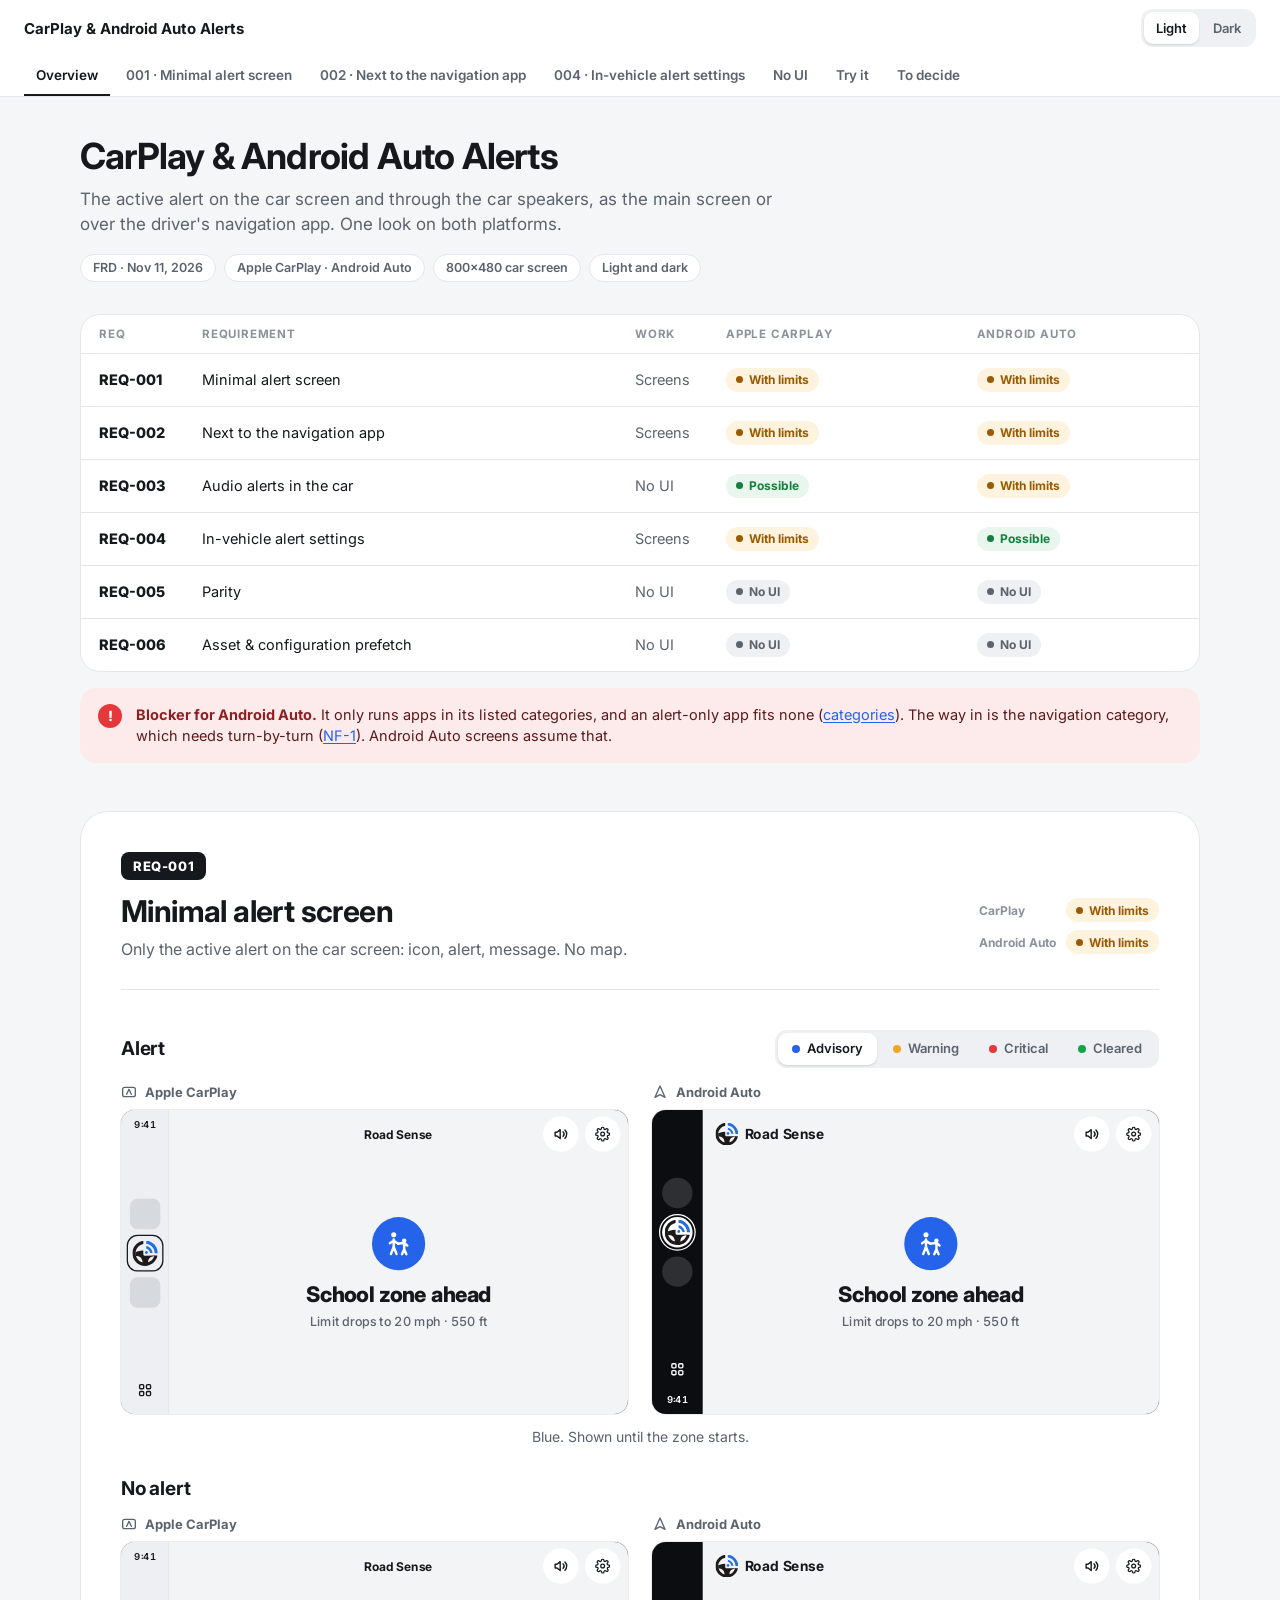
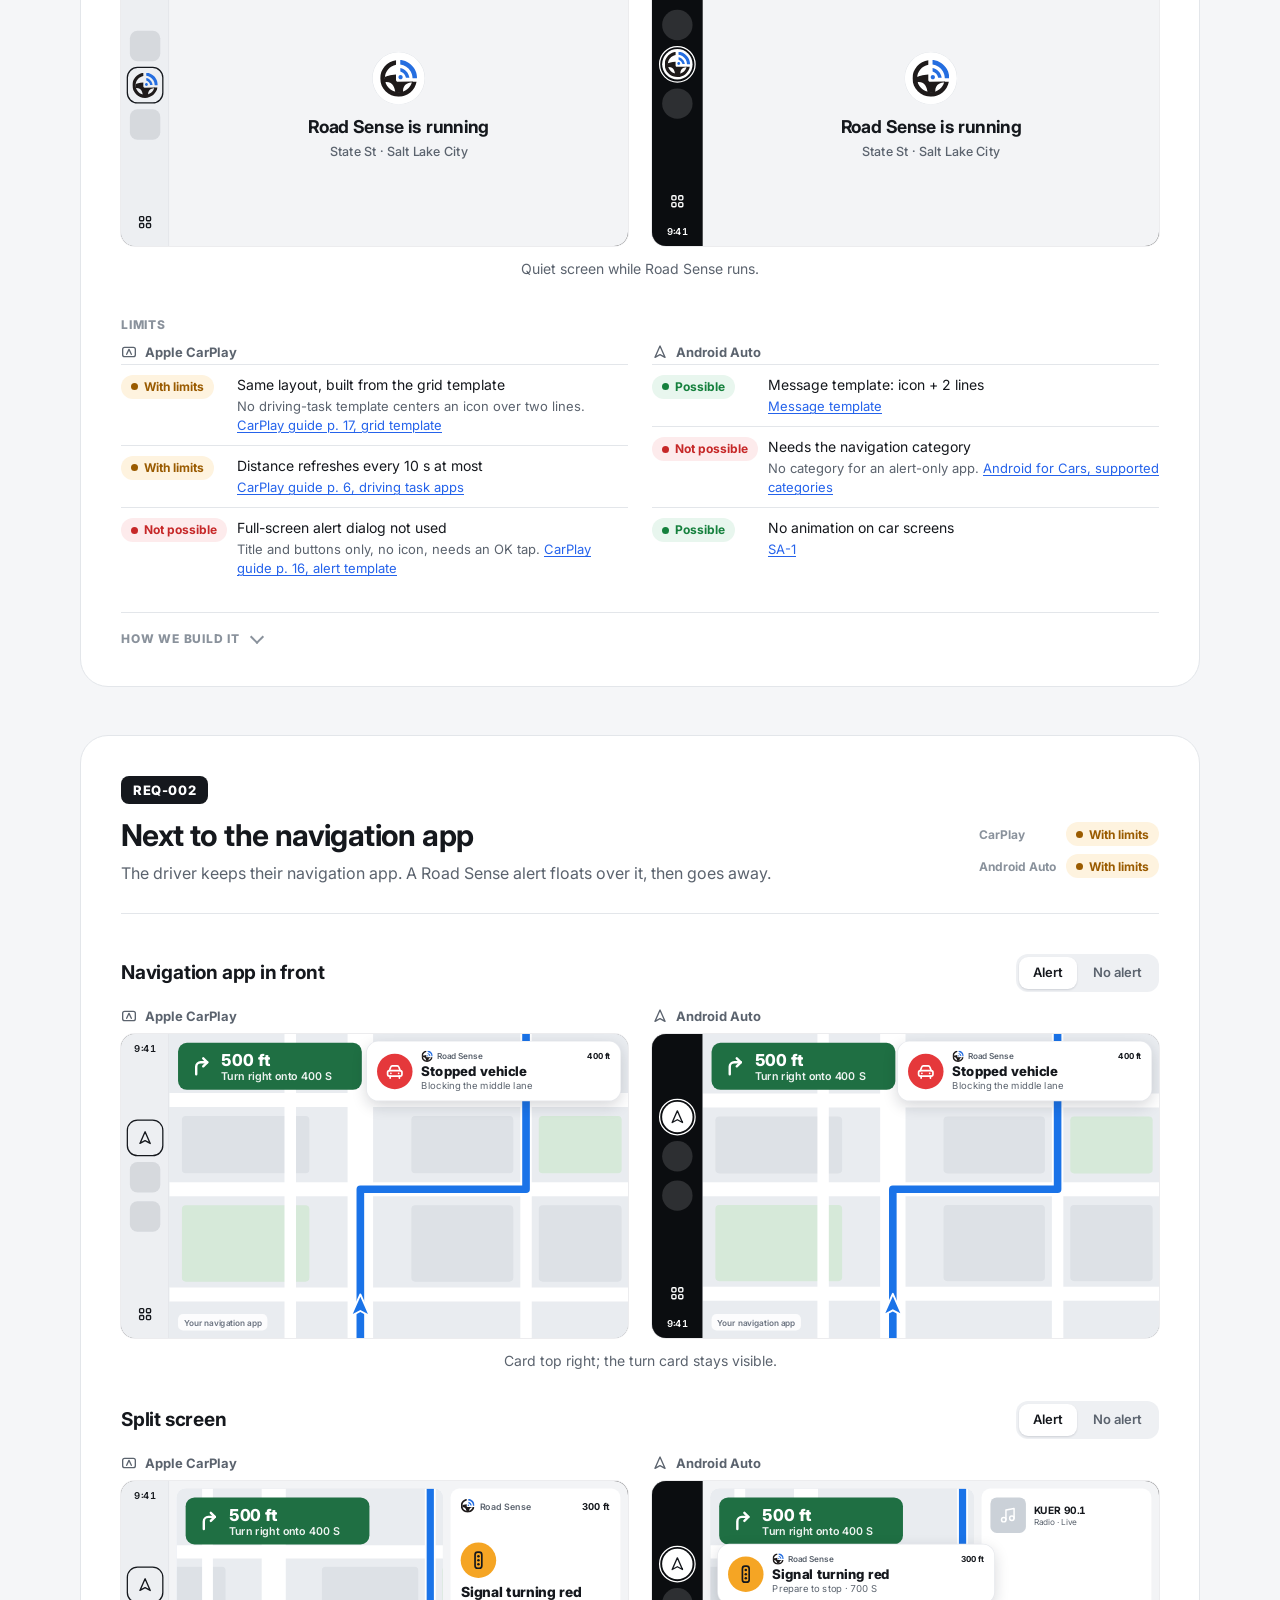
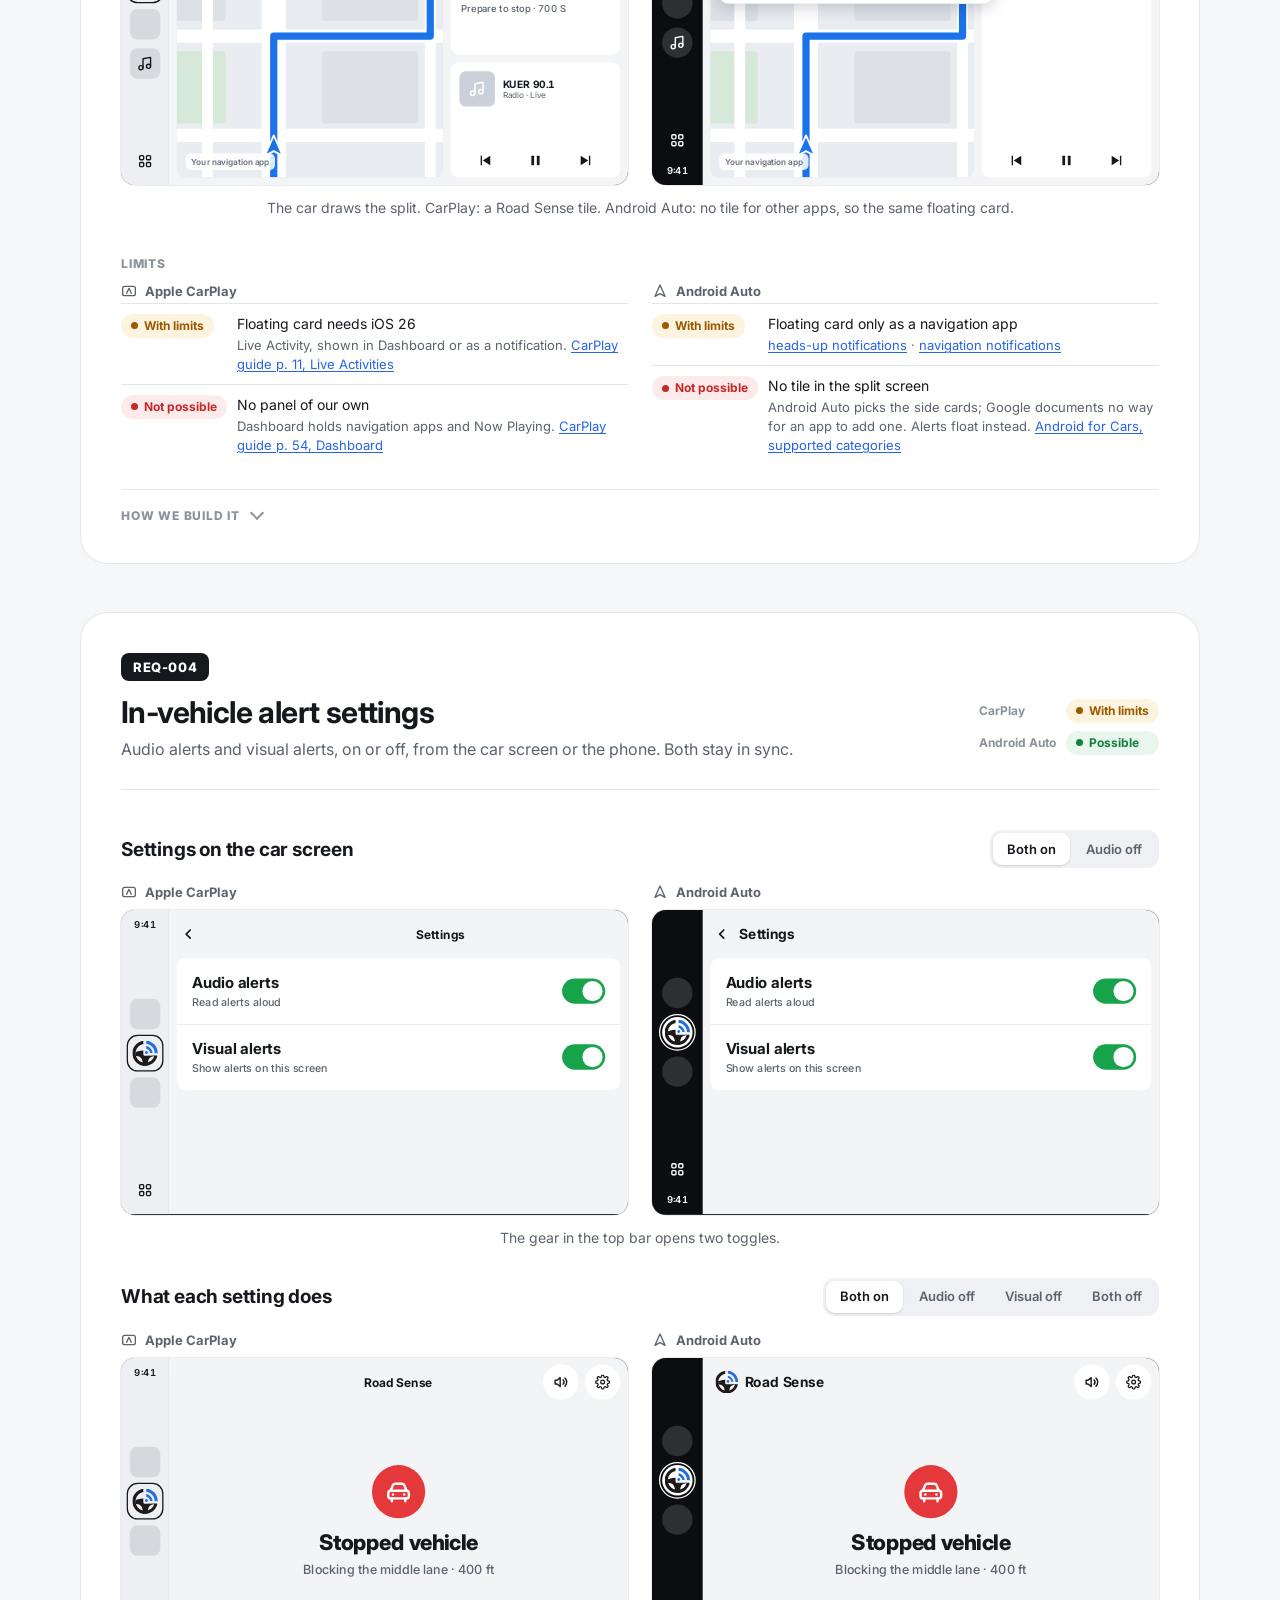
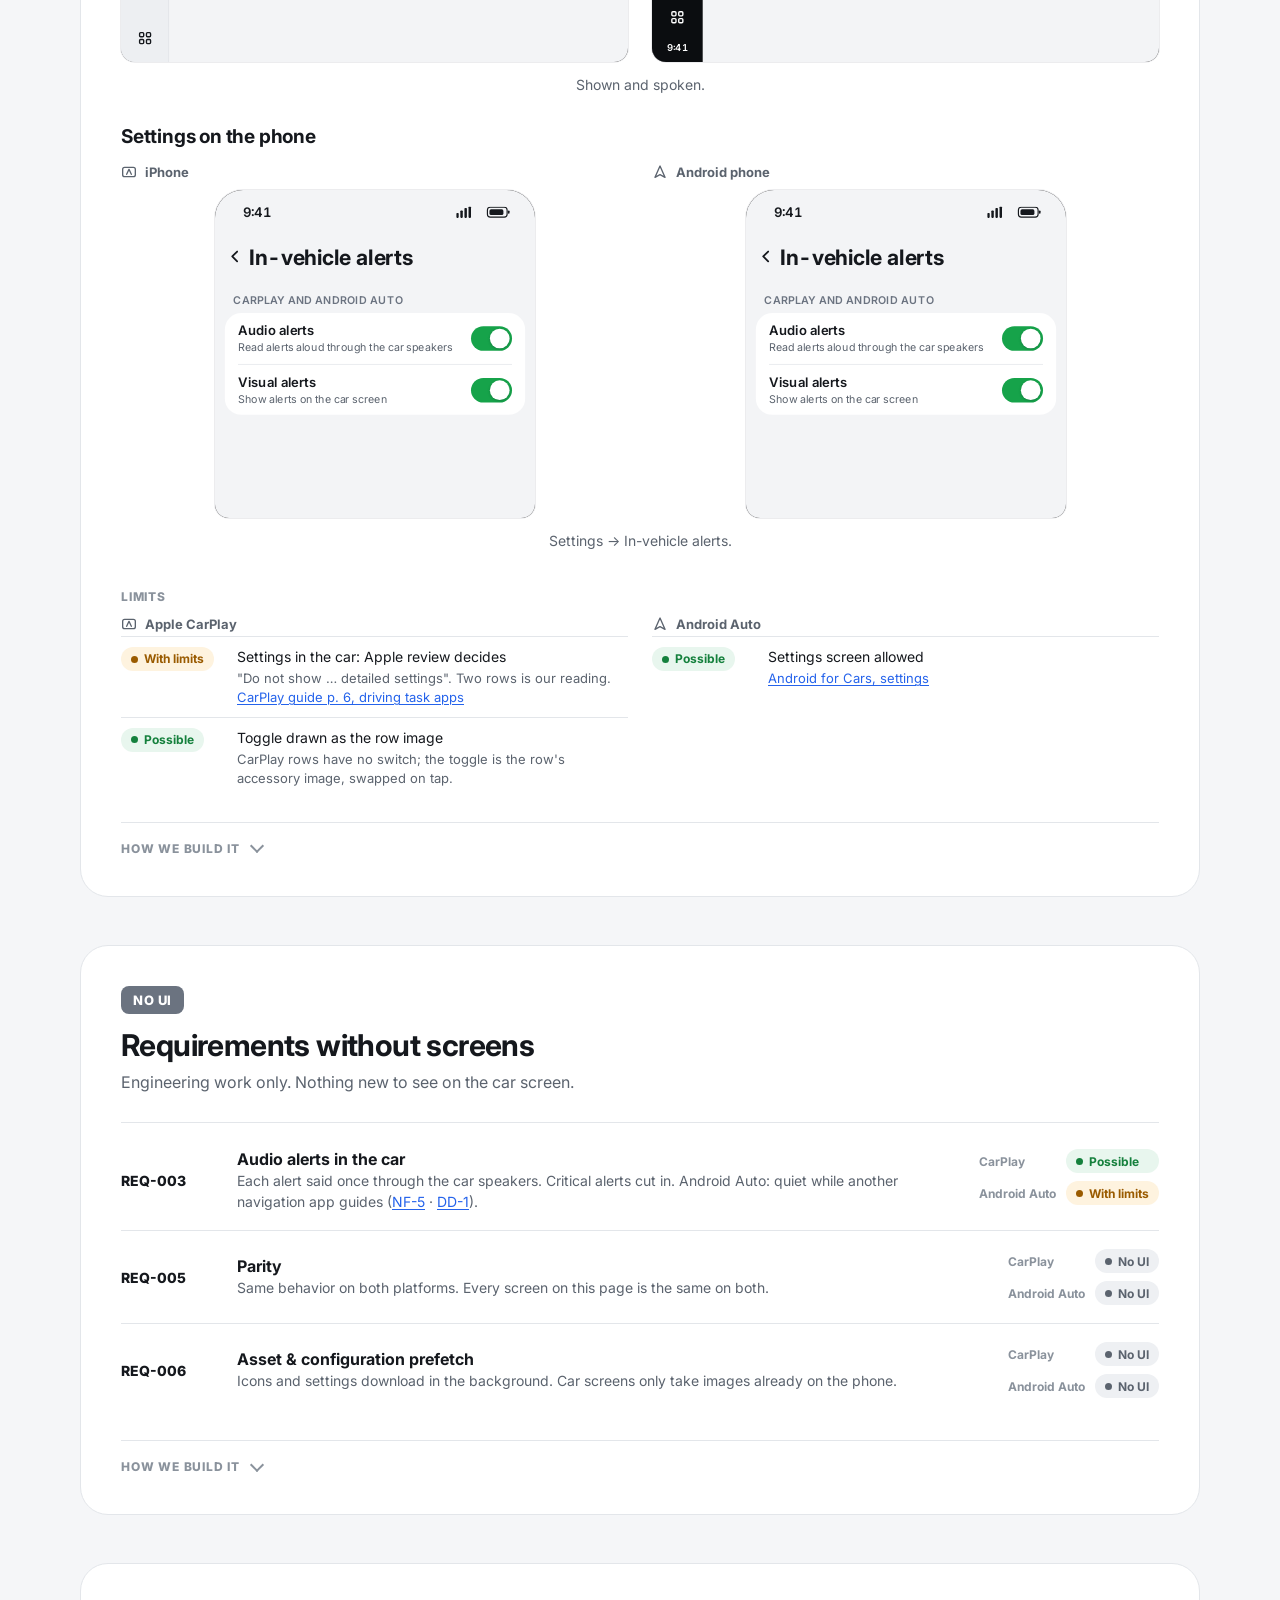
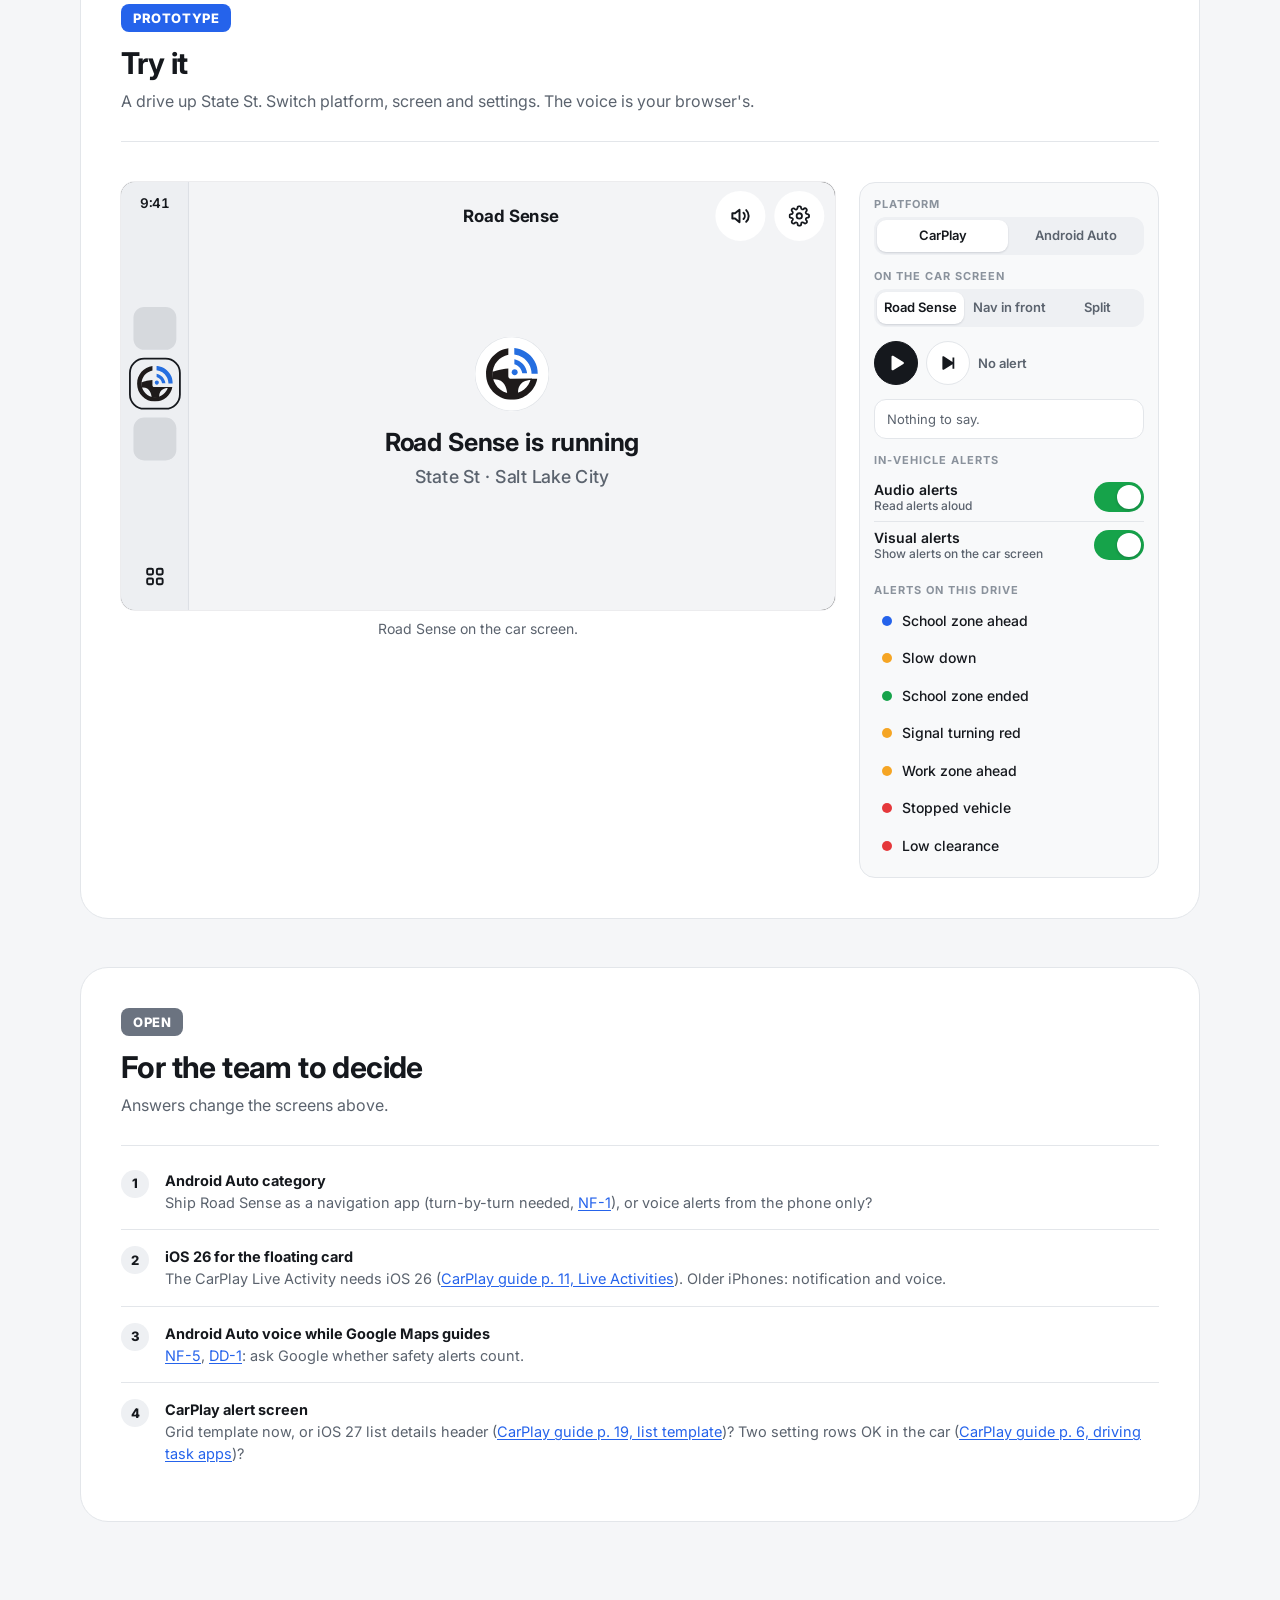
<file: features/car-alerts/index.html>
<!doctype html>
<html lang="en">
<head>
<meta charset="utf-8">
<meta name="viewport" content="width=device-width, initial-scale=1, viewport-fit=cover">
<title>CarPlay &amp; Android Auto Alerts — Road Sense</title>
<!-- Feature design: "CarPlay & Android Auto Alerts" (FRD, Nov 11 2026). Its own page next to the review demo; it
     changes nothing in the demo apps. Car screens are drawn as the platforms' templates (no map, no animation), with
     one look on both platforms. Every requirement that can't be built as written says why, with a link to the rule.
     Built on the feature-page blueprint (docs/features/FEATURE-PAGE-TEMPLATE.md): content lives in the F object.
     Local: http://localhost:5178/web/features/car-alerts/  ·  demo: <demo>/features/car-alerts/ (tools/demo/build.sh) -->
<base href="../../app/">
<link rel="stylesheet" href="https://fonts.googleapis.com/css2?family=Inter:wght@400;500;600;700;800&display=swap">
<script>
/* Features menu = team only (user 2026-11-25: customers get this link). Open any page once with ?team to show it on
   this browser (remembered); ?team=0 hides it again. */
(function () { var q = new URLSearchParams(location.search), on = null; try { on = localStorage.getItem('rs-team'); } catch (e) {}
  if (q.has('team')) { on = q.get('team') === '0' ? '0' : '1'; try { localStorage.setItem('rs-team', on); } catch (e) {} }
  if (on === '1') document.documentElement.classList.add('team'); })();
</script>
<style>
  /* team-only Features menu (see the script above) */
  html:not(.team) .fn, html:not(.team) .fn-open, html:not(.team) .fn-back { display: none !important; }
  html:not(.team) { --navw: 0px !important; }
  /* ---------- Features nav (same as the demo page) ---------- */
  .fn { position: fixed; z-index: 160; left: 0; top: 0; bottom: 0; width: 248px; background: #fff; border-right: 1px solid var(--line); display: flex; flex-direction: column; padding: calc(12px + env(safe-area-inset-top, 0px)) 10px 12px; transform: translateX(-102%); transition: transform .26s cubic-bezier(.2, .8, .2, 1); }
  .fn-h { display: flex; align-items: center; gap: 10px; padding: 4px 8px 14px; }
  .fn-h img { width: 30px; height: 30px; }
  .fn-h b { font-size: 15px; font-weight: 700; flex: 1; }
  .fn-k { font-size: 11px; font-weight: 700; letter-spacing: 1px; text-transform: uppercase; color: #98A0AA; padding: 6px 10px 6px; }
  .fn-i { display: flex; align-items: center; gap: 10px; min-height: 48px; padding: 8px 10px; border-radius: 12px; color: var(--ink2); text-decoration: none; font-size: 14px; font-weight: 600; line-height: 1.25; }
  .fn-i:hover { background: #F3F4F6; color: var(--ink); }
  .fn-i.on { background: #EEF2FF; color: #1D4ED8; }
  .fn-i svg { width: 20px; height: 20px; flex: none; }
  .fn-i span { min-width: 0; }
  .fn-i small { display: block; font-size: 12px; font-weight: 500; color: #98A0AA; margin-top: 2px; }
  .fn-x { width: 36px; height: 36px; border: 0; border-radius: 18px; background: #EEF0F3; color: var(--ink); font-size: 16px; cursor: pointer; }
  .fn-back { position: fixed; inset: 0; z-index: 159; background: rgba(16, 24, 40, .28); opacity: 0; pointer-events: none; transition: opacity .25s; }
  body.fn-on .fn { transform: none; } body.fn-on .fn-back { opacity: 1; pointer-events: auto; }
  .fn-open { width: 40px; height: 40px; border: 0; border-radius: 12px; background: #EEF0F3; color: var(--ink); display: grid; place-items: center; cursor: pointer; flex: none; }
  .fn-open svg { width: 20px; height: 20px; }
  @media (min-width: 900px) {
    :root { --navw: 248px; }
    .fn { transform: none; transition: none; } .fn-x, .fn-back, .fn-open { display: none; }
  }

  /* =====================================================================================================
     FEATURE PAGE BLUEPRINT (docs/features/FEATURE-PAGE-TEMPLATE.md). Every feature page uses these blocks:
     .hero (title, one line, facts) · .ov (overview table + blocker) · .rq (one per UI requirement:
     header → screens → limits → how we build it) · .rq.noui (all requirements without UI, one list) ·
     .rq try (prototype) · .rq open (team decisions). Screens: .scrn = title + variant tabs + CarPlay | Android Auto.
     ===================================================================================================== */
  :root { --ink: #15181D; --ink2: #5B636E; --ink3: #8A929C; --line: #E3E6EA; --bg: #F5F6F8; --bar: 56px; --r: 20px; }
  * { box-sizing: border-box; }
  html, body { margin: 0; background: var(--bg); color: var(--ink); font-family: Inter, system-ui, -apple-system, 'Segoe UI', sans-serif; -webkit-font-smoothing: antialiased; }
  body { overflow-x: hidden; }
  a { color: #2563EB; text-underline-offset: 2px; }

  /* top bar + section tabs */
  .top { position: sticky; top: 0; z-index: 100; margin-left: var(--navw); background: rgba(255, 255, 255, .97); border-bottom: 1px solid var(--line); padding-top: env(safe-area-inset-top, 0px); }
  .top-r { min-height: var(--bar); display: flex; align-items: center; gap: 12px; padding: 0 24px; }
  .top-t { font-size: 15px; font-weight: 700; flex: 1; min-width: 0; white-space: nowrap; overflow: hidden; text-overflow: ellipsis; }
  .jump { display: flex; gap: 4px; padding: 0 24px; overflow-x: auto; scrollbar-width: none; }
  .jump::-webkit-scrollbar { display: none; }
  .jump a { flex: none; height: 40px; padding: 0 12px; display: flex; align-items: center; font-size: 13.5px; font-weight: 600; color: var(--ink2); text-decoration: none; border-bottom: 2px solid transparent; white-space: nowrap; cursor: pointer; }
  .jump a:hover { color: var(--ink); }
  .jump a.on { color: var(--ink); border-bottom-color: var(--ink); }
  .seg { display: flex; gap: 2px; padding: 3px; border-radius: 12px; background: #EEF0F3; flex: none; }
  .seg button { height: 32px; padding: 0 12px; border: 0; border-radius: 9px; background: transparent; font: 600 13px/1 Inter, sans-serif; color: var(--ink2); cursor: pointer; white-space: nowrap; }
  .seg button.on { background: #fff; color: var(--ink); box-shadow: 0 1px 2px rgba(16, 24, 40, .14); }

  main { margin-left: var(--navw); padding: 40px 24px 96px; }
  .wrap { max-width: 1120px; margin: 0 auto; }
  section { scroll-margin-top: 112px; }

  /* hero */
  .hero h1 { font-size: 36px; line-height: 1.1; letter-spacing: -.8px; margin: 0 0 10px; }
  .hero p { font-size: 17px; line-height: 1.5; color: var(--ink2); margin: 0; max-width: 720px; }
  .facts { display: flex; flex-wrap: wrap; gap: 8px; margin-top: 16px; }
  .facts span { height: 28px; padding: 0 12px; border-radius: 14px; background: #fff; border: 1px solid var(--line); font-size: 12.5px; font-weight: 600; color: var(--ink2); display: flex; align-items: center; }

  /* status chip: the only status vocabulary on the page */
  .st { display: inline-flex; align-items: center; gap: 6px; height: 24px; padding: 0 10px; border-radius: 12px; font-size: 12px; font-weight: 700; white-space: nowrap; }
  .st::before { content: ""; width: 7px; height: 7px; border-radius: 50%; background: currentColor; }
  .st.ok { background: #E8F6EE; color: #15803D; } .st.part { background: #FEF3DF; color: #9A5B00; } .st.no { background: #FDEBEC; color: #C62828; } .st.na { background: #EEF0F3; color: var(--ink2); }

  /* overview */
  .ov { margin-top: 32px; }
  .tbl { width: 100%; border-collapse: separate; border-spacing: 0; background: #fff; border: 1px solid var(--line); border-radius: var(--r); overflow: hidden; font-size: 14.5px; }
  .tbl th { text-align: left; font-size: 11.5px; font-weight: 700; letter-spacing: .8px; text-transform: uppercase; color: var(--ink3); padding: 12px 18px; border-bottom: 1px solid var(--line); }
  .tbl td { padding: 14px 18px; border-bottom: 1px solid var(--line); vertical-align: middle; }
  .tbl tr:last-child td { border-bottom: 0; }
  .tbl tr[data-go] { cursor: pointer; } .tbl tr[data-go]:hover td { background: #FAFBFC; }
  .tbl .id { font-weight: 800; white-space: nowrap; width: 1%; } .tbl .ui { color: var(--ink2); width: 1%; white-space: nowrap; }
  .alert { margin-top: 16px; display: flex; gap: 14px; align-items: flex-start; padding: 16px 18px; border-radius: 16px; background: #FDEBEC; font-size: 14.5px; line-height: 1.5; color: #5B1A1B; }
  .alert b { color: #8E1F21; }
  .alert i { flex: none; width: 24px; height: 24px; border-radius: 12px; background: #E5383B; color: #fff; font: 800 14px/24px Inter, sans-serif; text-align: center; font-style: normal; }

  /* requirement section */
  .rq { margin-top: 48px; background: #fff; border: 1px solid var(--line); border-radius: 28px; padding: 40px; }
  .rq-h { display: grid; grid-template-columns: minmax(0, 1fr) auto; gap: 8px 32px; padding-bottom: 28px; margin-bottom: 8px; border-bottom: 1px solid var(--line); }
  .rq-id { grid-column: 1 / -1; justify-self: start; height: 28px; padding: 0 12px; border-radius: 8px; background: var(--ink); color: #fff; font-size: 13px; font-weight: 800; letter-spacing: .6px; display: flex; align-items: center; }
  .rq-h h2 { font-size: 30px; line-height: 1.15; letter-spacing: -.6px; margin: 6px 0 0; }
  .rq-h p { grid-column: 1; font-size: 16px; line-height: 1.5; color: var(--ink2); margin: 0; max-width: 680px; }
  .rq-st { grid-column: 2; grid-row: 2 / span 2; align-self: start; display: grid; grid-template-columns: auto auto; gap: 8px 10px; align-items: center; margin-top: 10px; }
  .rq-st span.k { font-size: 12px; font-weight: 700; color: var(--ink3); }
  .rq.try .rq-id { background: #2563EB; } .rq.open .rq-id, .rq.noui .rq-id { background: #6B7380; }

  /* screen block: title + variant tabs, then CarPlay | Android Auto, same size, then one caption line */
  .scrn { padding-top: 32px; }
  .scrn-h { display: flex; align-items: center; gap: 16px; flex-wrap: wrap; margin-bottom: 16px; }
  .scrn-h h3 { font-size: 19px; letter-spacing: -.2px; margin: 0; flex: 1; min-width: 160px; }
  .tabs { display: flex; gap: 2px; padding: 3px; border-radius: 12px; background: #EEF0F3; overflow-x: auto; scrollbar-width: none; max-width: 100%; }
  .tabs button { height: 32px; padding: 0 14px; border: 0; border-radius: 9px; background: transparent; font: 600 13px/1 Inter, sans-serif; color: var(--ink2); cursor: pointer; white-space: nowrap; display: flex; align-items: center; gap: 7px; }
  .tabs button.on { background: #fff; color: var(--ink); box-shadow: 0 1px 2px rgba(16, 24, 40, .14); }
  .tabs i { width: 8px; height: 8px; border-radius: 50%; }
  .pair { display: grid; grid-template-columns: repeat(2, minmax(0, 1fr)); gap: 24px; }
  .ph-w { max-width: 320px; margin: 0 auto; }
  .plat { display: flex; align-items: center; gap: 8px; font-size: 13px; font-weight: 700; color: var(--ink2); margin-bottom: 10px; }
  .plat svg { width: 16px; height: 16px; }
  .fr { position: relative; width: 100%; overflow: hidden; border-radius: 14px; box-shadow: 0 0 0 1px rgba(16, 24, 40, .08); background: #000; }
  .fr.ph { border-radius: 28px 28px 14px 14px; }
  .fr > .scr { position: absolute; left: 0; top: 0; transform-origin: 0 0; }
  .scrn-c { margin: 14px 0 0; font-size: 14px; color: var(--ink2); text-align: center; }

  /* limits: every "can't" or "only if" of the requirement, one short line + its rule link */
  .lim { margin-top: 40px; display: grid; grid-template-columns: repeat(2, minmax(0, 1fr)); gap: 0 24px; }
  .lim-k, .how summary { font-size: 12px; font-weight: 800; letter-spacing: .8px; text-transform: uppercase; color: var(--ink3); }
  .lim-k { grid-column: 1 / -1; margin-bottom: 12px; }
  .lim ul { list-style: none; margin: 0; padding: 0; }
  .lim li { display: grid; grid-template-columns: 104px minmax(0, 1fr); gap: 12px; align-items: start; padding: 10px 0; border-top: 1px solid var(--line); font-size: 14px; line-height: 1.45; color: var(--ink); }
  .lim li .st { justify-self: start; }
  .lim li small { display: block; color: var(--ink2); font-size: 13px; margin-top: 2px; }
  .lim .plat { margin: 0 0 4px; }

  /* how we build it: closed by default */
  .how { margin-top: 24px; border-top: 1px solid var(--line); }
  .how summary { list-style: none; cursor: pointer; display: flex; align-items: center; gap: 8px; padding: 18px 0 0; }
  .how summary::-webkit-details-marker { display: none; }
  .how summary::after { content: ""; width: 8px; height: 8px; border-right: 2px solid currentColor; border-bottom: 2px solid currentColor; transform: rotate(45deg); margin: -4px 0 0 4px; }
  .how[open] summary::after { transform: rotate(225deg); margin-top: 4px; }
  .how-g { display: grid; grid-template-columns: repeat(2, minmax(0, 1fr)); gap: 24px; margin-top: 16px; }
  .how ul { margin: 0; padding-left: 18px; font-size: 14px; line-height: 1.55; color: var(--ink2); }
  .how li + li { margin-top: 6px; }
  .how li b { color: var(--ink); }
  .how code { overflow-wrap: anywhere; font: 600 12.5px/1.5 ui-monospace, Menlo, monospace; background: #F3F4F6; padding: 1px 5px; border-radius: 5px; color: var(--ink); }

  /* requirements without UI: one list */
  .nu { list-style: none; margin: 8px 0 0; padding: 0; }
  .nu li { display: grid; grid-template-columns: 96px minmax(0, 1fr) auto; gap: 8px 20px; align-items: center; padding: 18px 0; border-bottom: 1px solid var(--line); }
  .nu li:last-child { border-bottom: 0; }
  .nu b { font-size: 14px; font-weight: 800; }
  .nu h4 { margin: 0; font-size: 16px; } .nu p { margin: 2px 0 0; font-size: 14px; color: var(--ink2); line-height: 1.45; }
  .nu .rq-st { grid-column: 3; grid-row: 1; margin: 0; }

  /* team decisions */
  .dec { list-style: none; counter-reset: d; margin: 8px 0 0; padding: 0; }
  .dec li { counter-increment: d; display: grid; grid-template-columns: 32px minmax(0, 1fr); gap: 12px; padding: 16px 0; border-bottom: 1px solid var(--line); font-size: 14.5px; line-height: 1.5; color: var(--ink2); }
  .dec li:last-child { border-bottom: 0; }
  .dec li::before { content: counter(d); width: 28px; height: 28px; border-radius: 14px; background: #EEF0F3; color: var(--ink); font-weight: 800; font-size: 13px; display: grid; place-items: center; }
  .dec b { color: var(--ink); display: block; }

  /* try it */
  .try-g { display: grid; grid-template-columns: minmax(0, 1fr) 300px; gap: 24px; align-items: start; padding-top: 32px; }
  .ctl { background: #F8F9FA; border: 1px solid var(--line); border-radius: 16px; padding: 14px; display: flex; flex-direction: column; gap: 14px; }
  .ctl-k { font-size: 11px; font-weight: 700; letter-spacing: 1px; text-transform: uppercase; color: var(--ink3); margin-bottom: 6px; }
  .ctl .seg { width: 100%; } .ctl .seg button { flex: 1; padding: 0 6px; }
  .ctl-row { display: flex; align-items: center; gap: 8px; }
  .pbtn { width: 44px; height: 44px; border-radius: 22px; border: 1px solid var(--line); background: #fff; display: grid; place-items: center; cursor: pointer; color: var(--ink); flex: none; }
  .pbtn.pri { background: var(--ink); border-color: var(--ink); color: #fff; }
  .pbtn svg { width: 18px; height: 18px; }
  .now { font-size: 13px; font-weight: 600; color: var(--ink2); min-width: 0; flex: 1; }
  .say { font-size: 13px; line-height: 1.4; color: var(--ink2); padding: 10px 12px; border-radius: 12px; background: #fff; border: 1px solid var(--line); min-height: 40px; }
  .say b { color: var(--ink); }
  .tg-row { display: flex; align-items: center; gap: 12px; min-height: 48px; cursor: pointer; border: 0; background: none; padding: 0; text-align: left; width: 100%; font: inherit; color: inherit; }
  .tg-row + .tg-row { border-top: 1px solid var(--line); }
  .tg-row span { flex: 1; font-size: 14px; font-weight: 600; } .tg-row small { display: block; font-size: 12px; font-weight: 500; color: var(--ink2); }
  .tg { width: 50px; height: 30px; border-radius: 15px; background: #D5D9DF; position: relative; flex: none; }
  .tg i { position: absolute; left: 3px; top: 3px; width: 24px; height: 24px; border-radius: 50%; background: #fff; box-shadow: 0 1px 3px rgba(16, 24, 40, .25); }
  .tg.on { background: #16A34A; } .tg.on i { transform: translateX(20px); }
  .scn { display: flex; flex-direction: column; gap: 2px; }
  .scn button { display: flex; align-items: center; gap: 10px; padding: 9px 8px; border: 0; border-radius: 10px; background: transparent; text-align: left; cursor: pointer; font: 500 14px/1.25 Inter, sans-serif; color: var(--ink); }
  .scn button.on { background: #EEF2FF; }
  .scn i { width: 10px; height: 10px; border-radius: 50%; flex: none; background: #CBD1D8; }
  .scn .lv-adv i { background: #2563EB; } .scn .lv-warn i { background: #F5A524; } .scn .lv-crit i { background: #E5383B; } .scn .lv-ok i { background: #16A34A; }
  .cap { margin-top: 10px; font-size: 14px; color: var(--ink2); text-align: center; }

  @media (max-width: 1100px) { .try-g { grid-template-columns: minmax(0, 1fr); } }
  @media (max-width: 760px) {
    main { padding: 28px 16px 72px; } .top-r, .jump { padding-left: 16px; padding-right: 16px; }
    .hero h1 { font-size: 28px; } .hero p { font-size: 16px; }
    .rq { padding: 24px 16px; border-radius: 22px; margin-top: 32px; }
    .rq-h { grid-template-columns: minmax(0, 1fr); } .rq-h h2 { font-size: 24px; } .rq-st { grid-column: 1; grid-row: auto; justify-self: start; }
    .pair, .lim, .how-g { grid-template-columns: minmax(0, 1fr); } .pair { gap: 20px; } .lim .plat { margin-top: 16px; }
    .scrn-h { flex-direction: column; align-items: flex-start; gap: 12px; }
    .tabs { width: 100%; } .tabs button { flex: 1; justify-content: center; padding: 0 6px; gap: 5px; font-size: 12.5px; }
    .tbl thead { display: none; } .tbl, .tbl tbody, .tbl tr { display: block; } .tbl tr { display: grid; grid-template-columns: auto minmax(0, 1fr); gap: 6px 12px; padding: 14px 16px; border-bottom: 1px solid var(--line); } .tbl tr:last-child { border-bottom: 0; }
    .tbl td { border: 0; padding: 0; } .tbl td.ui { display: none; } .tbl td[data-k] { grid-column: 1 / -1; display: flex; align-items: center; gap: 10px; } .tbl td[data-k]::before { content: attr(data-k); width: 96px; font-size: 12px; font-weight: 700; color: var(--ink3); }
    .nu li { grid-template-columns: minmax(0, 1fr); } .nu .rq-st { grid-column: 1; grid-row: auto; }
  }
  /* ================= car / phone screens (drawn as the platforms' templates) ================= */
  .scr { --ink: #15181D; --ink2: #5B636E; --ink3: #6B7380; --line: #E6E8EC; --card: #FFFFFF; --bg: #F3F4F6; --raise: #FFFFFF;
    --adv: #2563EB; --warn: #F5A524; --crit: #E5383B; --ok: #16A34A; --accent: #2563EB;
    position: relative; overflow: hidden; background: var(--bg); color: var(--ink); font-family: Inter, sans-serif; font-feature-settings: 'tnum' 1; }
  .scr * { animation: none !important; transition: none !important; } /* car screens: no animation (Android SA-1) */
  .scr.dark { --ink: #F1F3F6; --ink2: #AAB2BD; --ink3: #838C99; --line: #2B323C; --card: #191E25; --bg: #0D1015; --raise: #222831; --accent: #7AA9FF; color-scheme: dark; }
  .car { width: 800px; height: 480px; --cx0: 80px; }
  .car.cp { --cx0: 76px; }
  /* system rail / dock (drawn by the car system, not by us) */
  .sys { position: absolute; left: 0; top: 0; bottom: 0; width: var(--cx0); display: flex; flex-direction: column; align-items: center; padding: 14px 0; gap: 14px; background: #0B0D10; color: #fff; }
  .cp .sys { background: #EDEFF2; color: #15181D; box-shadow: inset -1px 0 0 #DADDE2; }
  .cp.dark .sys { background: #15191F; color: #F1F3F6; box-shadow: inset -1px 0 0 #2B323C; }
  .sys-t { font-size: 15px; font-weight: 600; }
  .aa .sys-t { order: 3; }
  .sys-apps { flex: 1; display: flex; flex-direction: column; align-items: center; justify-content: center; gap: 14px; }
  .sys-a { width: 48px; height: 48px; border-radius: 12px; background: rgba(255, 255, 255, .14); display: grid; place-items: center; }
  .aa .sys-a { border-radius: 50%; }
  .cp .sys-a { background: rgba(16, 24, 40, .1); } .cp.dark .sys-a { background: rgba(255, 255, 255, .12); }
  .sys-a.on { background: none; outline: 2px solid currentColor; outline-offset: 3px; }
  .aa .sys-a.on { background: #fff; outline-color: #fff; color: #15181D; }
  .sys-a img { width: 40px; height: 40px; }
  .sys-a svg { width: 26px; height: 26px; }
  .sys-home { width: 48px; height: 48px; display: grid; place-items: center; } .sys-home svg { width: 26px; height: 26px; }
  .body { position: absolute; left: var(--cx0); right: 0; top: 0; bottom: 0; }
  /* header (Android Auto template header / CarPlay navigation bar): title + voice + settings */
  .hd { height: 76px; display: flex; align-items: center; gap: 10px; padding: 0 12px 0 20px; }
  .hd-app { width: 36px; height: 36px; border-radius: 9px; }
  .dark .hd-app, .cp.dark .sys-a img { background: #fff; border-radius: 9px; padding: 2px; }
  .hd-t { flex: 1; font-size: 22px; font-weight: 700; }
  .hd-bk { width: 36px; height: 36px; display: grid; place-items: center; margin-left: -8px; } .hd-bk svg { width: 26px; height: 26px; }
  .cp .hd-app { display: none; } .cp .hd-t { text-align: center; padding-left: 122px; font-size: 19px; }
  .cp .hd-bk + .hd-t { padding-left: 86px; }
  .vb { width: 56px; height: 56px; border-radius: 50%; border: 0; background: var(--card); color: var(--ink); display: grid; place-items: center; flex: none; }
  .vb svg { width: 24px; height: 24px; }
  .vb.off { color: var(--ink3); }
  /* the alert screen, same on both: icon, alert, message */
  .msg { position: absolute; left: 0; right: 0; top: 76px; bottom: 0; display: flex; flex-direction: column; align-items: center; justify-content: center; text-align: center; padding: 0 60px 40px; }
  .disc { width: 84px; height: 84px; border-radius: 50%; display: grid; place-items: center; background: var(--adv); flex: none; }
  .disc img { width: 46px; height: 46px; }
  .lv-warn .disc, .lv-warn.disc { background: var(--warn); } .lv-crit .disc, .lv-crit.disc { background: var(--crit); } .lv-ok .disc, .lv-ok.disc { background: var(--ok); }
  .disc.app { background: #fff; box-shadow: inset 0 0 0 1px #E3E6EA; } .disc.app img { width: 58px; height: 58px; }
  .msg-t { margin-top: 18px; font-size: 34px; font-weight: 800; letter-spacing: -.6px; line-height: 1.15; }
  .msg-s { margin-top: 10px; font-size: 20px; font-weight: 500; line-height: 1.3; color: var(--ink2); }
  .msg.quiet .msg-t { font-size: 28px; font-weight: 700; }
  /* settings list (list template, both) */
  .lst { position: absolute; left: 12px; right: 12px; top: 76px; display: flex; flex-direction: column; border-radius: 14px; background: var(--card); overflow: hidden; }
  .row { height: 104px; display: flex; align-items: center; gap: 18px; padding: 0 24px; }
  .row + .row { box-shadow: inset 0 1px 0 var(--line); }
  .row-tx { flex: 1; min-width: 0; }
  .row-t { font-size: 24px; font-weight: 700; line-height: 1.2; }
  .row-s { margin-top: 5px; font-size: 17px; font-weight: 500; color: var(--ink2); }
  .ctg { width: 68px; height: 40px; border-radius: 20px; background: #C9CED6; position: relative; flex: none; }
  .dark .ctg { background: #3A424D; }
  .ctg i { position: absolute; left: 4px; top: 4px; width: 32px; height: 32px; border-radius: 50%; background: #fff; }
  .ctg.on { background: #16A34A; } .ctg.on i { left: 32px; }
  /* CarPlay alert template (modal) */
  .modal { position: absolute; inset: 0; display: grid; place-items: center; background: rgba(16, 24, 40, .5); }
  .dark .modal { background: rgba(0, 0, 0, .62); }
  .modal-c { width: 440px; padding: 26px 24px 18px; border-radius: 22px; background: var(--card); text-align: center; }
  .dark .modal-c { background: var(--raise); box-shadow: 0 0 0 1px #343C47; }
  .modal-t { font-size: 26px; font-weight: 800; line-height: 1.2; }
  .modal-b { margin-top: 22px; height: 56px; border-radius: 12px; background: var(--bg); color: var(--accent); font-size: 20px; font-weight: 700; display: grid; place-items: center; }
  .dark .modal-b { background: #2C333D; }
  /* another navigation app (any brand): generic flat map */
  .map { position: absolute; overflow: hidden; background: #E9ECF0; border-radius: 14px; }
  .dark .map { background: #1A1F26; }
  .map svg { position: absolute; inset: 0; width: 100%; height: 100%; }
  .map-k { position: absolute; left: 14px; bottom: 12px; font-size: 13px; font-weight: 600; color: #6B7380; background: rgba(255, 255, 255, .85); padding: 5px 9px; border-radius: 8px; }
  .dark .map-k { background: rgba(13, 16, 21, .8); color: #AAB2BD; }
  .map-g { position: absolute; left: 14px; top: 14px; width: 290px; height: 74px; border-radius: 14px; background: #1F6F43; color: #fff; display: flex; align-items: center; gap: 14px; padding: 0 16px; }
  .map-g svg { position: static; width: 38px; height: 38px; flex: none; }
  .map-g b { font-size: 26px; font-weight: 800; } .map-g span { font-size: 17px; font-weight: 600; opacity: .92; }
  /* CarPlay Dashboard (layout set by CarPlay): Live Activity tile + Now Playing */
  .dcol { position: absolute; top: 12px; bottom: 12px; right: 12px; width: 268px; display: flex; flex-direction: column; gap: 12px; }
  .dc { flex: 1; border-radius: 14px; background: var(--card); padding: 14px; display: flex; flex-direction: column; min-height: 0; }
  .la-h { display: flex; align-items: center; gap: 8px; font-size: 14px; font-weight: 600; color: var(--ink2); }
  .la-h img { width: 22px; height: 22px; border-radius: 6px; background: #fff; }
  .la-h span { flex: 1; }
  .la-h b { color: var(--ink); font-size: 15px; }
  .dc.la { flex: 1.5; padding: 16px; }
  .la-m { flex: 1; display: flex; flex-direction: column; justify-content: center; gap: 10px; min-height: 0; }
  .la-m .disc { width: 56px; height: 56px; } .la-m .disc img { width: 32px; height: 32px; } .la-m .disc.app img { width: 44px; height: 44px; }
  .la-t { font-size: 22px; font-weight: 800; line-height: 1.15; letter-spacing: -.3px; }
  .la-s { font-size: 15px; font-weight: 500; color: var(--ink2); margin-top: 4px; line-height: 1.3; white-space: nowrap; overflow: hidden; text-overflow: ellipsis; }
  .media { display: flex; flex-direction: column; gap: 8px; }
  .media-a { width: 56px; height: 56px; border-radius: 10px; background: #CBD1D8; display: grid; place-items: center; color: #fff; }
  .dark .media-a { background: #2B323C; }
  .media-a svg { width: 28px; height: 28px; }
  .media-t { font-size: 16px; font-weight: 700; } .media-s { font-size: 13px; color: var(--ink2); }
  .media-c { margin-top: auto; display: flex; justify-content: space-around; color: var(--ink); } .media-c svg { width: 26px; height: 26px; }
  /* floating card over another app (CarPlay: Live Activity as a notification · Android Auto: heads-up notification), same look */
  .ban { position: absolute; top: 12px; right: 12px; width: 400px; border-radius: 18px; background: var(--card); box-shadow: 0 0 0 1px var(--line), 0 8px 24px rgba(16, 24, 40, .18); padding: 14px 16px; display: flex; align-items: center; gap: 14px; }
  .ban.in-split { right: auto; left: 24px; width: 436px; top: 100px; }
  .ban .disc { width: 56px; height: 56px; } .ban .disc img { width: 32px; height: 32px; }
  .ban-tx { flex: 1; min-width: 0; }
  .ban-k { font-size: 13px; font-weight: 600; color: var(--ink2); display: flex; align-items: center; gap: 6px; } .ban-k img { width: 18px; height: 18px; border-radius: 5px; background: #fff; }
  .ban-k span { margin-left: auto; color: var(--ink); font-weight: 700; }
  .ban-t { font-size: 21px; font-weight: 800; margin-top: 2px; } .ban-s { font-size: 15px; color: var(--ink2); margin-top: 1px; }
  /* phone screen (settings): the app's own look */
  .phn { width: 390px; height: 844px; }
  .sb { height: 54px; display: flex; align-items: center; justify-content: space-between; padding: 0 30px 0 34px; font-size: 16px; font-weight: 600; }
  .sb svg { width: 66px; height: 14px; }
  .ps-h { display: flex; align-items: center; gap: 6px; padding: 6px 16px 4px 12px; min-height: 52px; }
  .ps-h svg { width: 24px; height: 24px; }
  .ps-t { font-size: 26px; font-weight: 700; letter-spacing: -.6px; }
  .ps-b { padding: 4px 12px; }
  .ps-sec { font-size: 13px; font-weight: 600; color: var(--ink3); text-transform: uppercase; letter-spacing: .6px; padding: 16px 10px 8px; }
  .ps-grp { background: var(--card); border-radius: 20px; padding: 0 16px; }
  .ps-row { display: flex; align-items: center; gap: 12px; min-height: 62px; padding: 10px 0; }
  .ps-row + .ps-row { border-top: 1px solid var(--line); }
  .ps-rt { flex: 1; min-width: 0; } .ps-l { font-size: 16px; font-weight: 600; } .ps-d { font-size: 13px; color: var(--ink2); margin-top: 2px; line-height: 1.35; }
  .scr .tg { pointer-events: none; }
</style>
</head>
<body>
</head>
<body>
<!-- Features nav: same markup and links as the demo page (web/index.html) -->
<div class="fn-back" id="fn-back"></div>
<nav class="fn" id="fn" aria-label="Features">
  <div class="fn-h"><img src="img/roadsense-icon.svg" alt=""><b>Road Sense</b><button class="fn-x" id="fn-x" type="button" aria-label="Close the features menu">✕</button></div>
  <div class="fn-k">Demo</div>
  <a class="fn-i" data-fn="demo"><svg viewBox="0 0 24 24" fill="none" stroke="currentColor" stroke-width="2" stroke-linecap="round" stroke-linejoin="round" aria-hidden="true"><rect x="7" y="2.5" width="10" height="19" rx="2.5"/><path d="M11 18.5h2"/></svg><span>Road Sense demo<small>Dashboard and Map</small></span></a>
  <div class="fn-k" style="margin-top:10px">Features</div>
  <a class="fn-i" data-fn="car-alerts"><svg viewBox="0 0 24 24" fill="none" stroke="currentColor" stroke-width="2" stroke-linecap="round" stroke-linejoin="round" aria-hidden="true"><rect x="2.5" y="5" width="19" height="14" rx="3"/><path d="M8.5 15.5 12 8l3.5 7.5"/></svg><span>CarPlay &amp; Android Auto Alerts<small>FRD · Nov 11, 2026</small></span></a>
  <a class="fn-i" data-fn="ped-modes"><svg viewBox="0 0 24 24" fill="none" stroke="currentColor" stroke-width="2" stroke-linecap="round" stroke-linejoin="round" aria-hidden="true"><circle cx="13" cy="4.5" r="1.8"/><path d="M9 21l2.5-6.5L14 17v4M7.5 11l3-3.5h3l2.5 3.5M11.5 14.5l1-4"/></svg><span>Pedestrian &amp; Cyclist Modes<small>FRD · Nov 11, 2026</small></span></a>
  <a class="fn-i" data-fn="display-modes"><svg viewBox="0 0 24 24" fill="none" stroke="currentColor" stroke-width="2" stroke-linecap="round" stroke-linejoin="round" aria-hidden="true"><rect x="3" y="4" width="18" height="16" rx="3"/><path d="M3 10h18M10 10v10"/></svg><span>Display Modes<small>FRD · Nov 11, 2026</small></span></a>
</nav>

<header class="top">
  <div class="top-r">
    <button class="fn-open" id="fn-open" type="button" aria-label="Open the features menu"><svg viewBox="0 0 24 24" fill="none" stroke="currentColor" stroke-width="2" stroke-linecap="round"><path d="M4 7h16M4 12h16M4 17h16"/></svg></button>
    <div class="top-t">CarPlay &amp; Android Auto Alerts</div>
    <div class="seg" id="theme" role="group" aria-label="Car screen theme"><button data-t="light" class="on" type="button">Light</button><button data-t="dark" type="button">Dark</button></div>
  </div>
  <nav class="jump" id="jump" aria-label="Sections"></nav>
</header>

<main><div class="wrap">
  <section class="hero" id="overview">
    <h1>CarPlay &amp; Android Auto Alerts</h1>
    <p>The active alert on the car screen and through the car speakers, as the main screen or over the driver's navigation app. One look on both platforms.</p>
    <div class="facts"><span>FRD · Nov 11, 2026</span><span>Apple CarPlay · Android Auto</span><span>800×480 car screen</span><span>Light and dark</span></div>
    <div class="ov">
      <table class="tbl" aria-label="Requirements">
        <thead><tr><th>Req</th><th>Requirement</th><th>Work</th><th>Apple CarPlay</th><th>Android Auto</th></tr></thead>
        <tbody id="ov"></tbody>
      </table>
      <div class="alert"><i>!</i><span><b>Blocker for Android Auto.</b> It only runs apps in its listed categories, and an alert-only app fits none (<a href="https://developer.android.com/training/cars#supported-app-categories" target="_blank" rel="noopener">categories</a>). The way in is the navigation category, which needs turn-by-turn (<a href="https://developer.android.com/docs/quality-guidelines/car-app-quality#NF-1" target="_blank" rel="noopener">NF-1</a>). Android Auto screens assume that.</span></div>
    </div>
  </section>
  <div id="reqs"></div>
</div></main>
<script>
// ---------- Features nav ----------
(() => {
  const root = location.pathname.split('/features/')[0] + '/';
  for (const a of document.querySelectorAll('.fn-i')) {
    a.href = location.origin + root + (a.dataset.fn === 'demo' ? '' : 'features/' + a.dataset.fn + '/');
    if (a.dataset.fn === 'car-alerts') { a.classList.add('on'); a.setAttribute('aria-current', 'page'); }
  }
  const B = document.body, open = (on) => B.classList.toggle('fn-on', on);
  document.getElementById('fn-open').onclick = () => open(true);
  document.getElementById('fn-x').onclick = () => open(false);
  document.getElementById('fn-back').onclick = () => open(false);
})();

// ---------- sources (each opens at the rule) ----------
const PDF = 'https://developer.apple.com/carplay/documentation/CarPlay-App-Programming-Guide.pdf';
const Q = 'https://developer.android.com/docs/quality-guidelines/car-app-quality';
const L = {
  cpTask: [PDF + '#page=7', 'CarPlay guide p. 6, driving task apps'],
  cpTpl: [PDF + '#page=16', 'CarPlay guide p. 15, templates per category'],
  cpAlert: [PDF + '#page=17', 'CarPlay guide p. 16, alert template'],
  cpAlertApi: ['https://developer.apple.com/documentation/carplay/cpalerttemplate', 'CPAlertTemplate'],
  cpGrid: [PDF + '#page=18', 'CarPlay guide p. 17, grid template'],
  cpListT: [PDF + '#page=20', 'CarPlay guide p. 19, list template'],
  cpLive: [PDF + '#page=12', 'CarPlay guide p. 11, Live Activities'],
  cpDash: [PDF + '#page=55', 'CarPlay guide p. 54, Dashboard'],
  cpNotif: [PDF + '#page=29', 'CarPlay guide p. 28, notifications'],
  cpAudio: [PDF + '#page=53', 'CarPlay guide p. 52, voice prompts'],
  aaCat: ['https://developer.android.com/training/cars#supported-app-categories', 'Android for Cars, supported categories'],
  aaOther: ['https://developer.android.com/design/ui/cars/guides/app-types/other-apps', 'approved categories'],
  NF1: [Q + '#NF-1', 'NF-1'], NF5: [Q + '#NF-5', 'NF-5'], DD1: [Q + '#DD-1', 'DD-1'], SA1: [Q + '#SA-1', 'SA-1'], IN1: [Q + '#IN-1', 'IN-1'],
  aaMsg: ['https://developer.android.com/design/ui/cars/guides/components/message-template', 'Message template'],
  aaHun: ['https://developer.android.com/design/ui/cars/guides/components/hun', 'heads-up notifications'],
  aaNotif: ['https://developer.android.com/training/cars/apps/navigation#turn-by-turn-notifications', 'navigation notifications'],
  aaVoice: ['https://developer.android.com/training/cars/apps/navigation#voice-guidance', 'audio guidance'],
  aaSet: ['https://developer.android.com/design/ui/cars/guides/flows/create-settings', 'Android for Cars, settings'],
};
const ln = (k) => `<a href="${L[k][0]}" target="_blank" rel="noopener">${L[k][1]}</a>`;
const ST = { ok: 'Possible', part: 'With limits', no: 'Not possible', na: 'Not a UI task' };
const st = (s, t) => `<span class="st ${s}">${t || ST[s]}</span>`;
const note = (s, html) => `<div class="note">${st(s)}<span>${html}</span></div>`;

// ---------- alerts (same words, levels and icons as the demo's drive) ----------
const AL = {
  school: { lv: 'adv', ic: 'school', t: 'School zone ahead', s: 'Limit drops to 20 mph', d: '550 ft', say: 'School zone ahead. Slow to 20.' },
  speed: { lv: 'warn', ic: 'speed', t: 'Slow down', s: 'School zone · Limit 20 mph', d: '33 mph', say: 'Slow down. The limit is 20.' },
  schoolEnd: { lv: 'ok', ic: 'check', t: 'School zone ended', s: 'Limit back to 35 mph', d: '', say: 'School zone ended.' },
  red: { lv: 'warn', ic: 'signal', t: 'Signal turning red', s: 'Prepare to stop · 700 S', d: '300 ft', say: 'Signal turning red. Prepare to stop.' },
  work: { lv: 'warn', ic: 'work', t: 'Work zone ahead', s: 'Right lane closed', d: '0.1 mi', say: 'Work zone ahead. Right lane closed, limit 25.' },
  stopped: { lv: 'crit', ic: 'stopped', t: 'Stopped vehicle', s: 'Blocking the middle lane', d: '400 ft', say: 'Stopped vehicle ahead. Change lanes.' },
  bridge: { lv: 'crit', ic: 'bridge', t: 'Low clearance', s: '13 ft 6 in · Turn left at 500 S', d: '0.2 mi', say: 'Low clearance ahead. Your vehicle will not fit. Turn left at 500 South.' },
};
const icon = (a) => `v2/ic/${a.ic}-${a.lv === 'warn' ? 'k' : 'w'}.svg`;
const APP = 'img/roadsense-icon.svg';
const SPK = '<svg viewBox="0 0 24 24" fill="none" stroke="currentColor" stroke-width="2.2" stroke-linecap="round" stroke-linejoin="round"><path d="M11 5 6 9H3v6h3l5 4V5z"/><path d="M15.5 8.5a5 5 0 0 1 0 7M18.5 5.5a9 9 0 0 1 0 13"/></svg>';
const MUTE = '<svg viewBox="0 0 24 24" fill="none" stroke="currentColor" stroke-width="2.2" stroke-linecap="round" stroke-linejoin="round"><path d="M11 5 6 9H3v6h3l5 4V5z"/><path d="m22 9-6 6M16 9l6 6"/></svg>';
const GEAR = '<svg viewBox="0 0 24 24" fill="none" stroke="currentColor" stroke-width="2" stroke-linecap="round" stroke-linejoin="round"><circle cx="12" cy="12" r="3"/><path d="M19.4 15a1.7 1.7 0 0 0 .3 1.8l.1.1a2 2 0 1 1-2.8 2.8l-.1-.1a1.7 1.7 0 0 0-1.8-.3 1.7 1.7 0 0 0-1 1.5V21a2 2 0 1 1-4 0v-.1a1.7 1.7 0 0 0-1.1-1.5 1.7 1.7 0 0 0-1.8.3l-.1.1a2 2 0 1 1-2.8-2.8l.1-.1a1.7 1.7 0 0 0 .3-1.8 1.7 1.7 0 0 0-1.5-1H3a2 2 0 1 1 0-4h.1a1.7 1.7 0 0 0 1.5-1.1 1.7 1.7 0 0 0-.3-1.8l-.1-.1a2 2 0 1 1 2.8-2.8l.1.1a1.7 1.7 0 0 0 1.8.3H9a1.7 1.7 0 0 0 1-1.5V3a2 2 0 1 1 4 0v.1a1.7 1.7 0 0 0 1 1.5 1.7 1.7 0 0 0 1.8-.3l.1-.1a2 2 0 1 1 2.8 2.8l-.1.1a1.7 1.7 0 0 0-.3 1.8V9a1.7 1.7 0 0 0 1.5 1H21a2 2 0 1 1 0 4h-.1a1.7 1.7 0 0 0-1.5 1z"/></svg>';
const BACKC = '<svg viewBox="0 0 24 24" fill="none" stroke="currentColor" stroke-width="2.4" stroke-linecap="round" stroke-linejoin="round"><path d="m15 6-6 6 6 6"/></svg>';
const GRID = '<svg viewBox="0 0 24 24" fill="none" stroke="currentColor" stroke-width="2" stroke-linecap="round" stroke-linejoin="round"><rect x="4" y="4" width="6" height="6" rx="1.5"/><rect x="14" y="4" width="6" height="6" rx="1.5"/><rect x="4" y="14" width="6" height="6" rx="1.5"/><rect x="14" y="14" width="6" height="6" rx="1.5"/></svg>';
const NAVI = '<svg viewBox="0 0 24 24" fill="none" stroke="currentColor" stroke-width="2" stroke-linejoin="round"><path d="M12 3 4.5 20l7.5-4 7.5 4z"/></svg>';
const NOTE = '<svg viewBox="0 0 24 24" fill="none" stroke="currentColor" stroke-width="2" stroke-linecap="round" stroke-linejoin="round"><path d="M9 18V5l11-2v13"/><circle cx="6" cy="18" r="3"/><circle cx="17" cy="16" r="3"/></svg>';
const ICP = '<svg viewBox="0 0 24 24" fill="none" stroke="currentColor" stroke-width="2" stroke-linecap="round" stroke-linejoin="round"><rect x="2.5" y="5" width="19" height="14" rx="3"/><path d="M8.5 15.5 12 8l3.5 7.5"/></svg>';
const IAA = '<svg viewBox="0 0 24 24" fill="none" stroke="currentColor" stroke-width="2" stroke-linecap="round" stroke-linejoin="round"><path d="M12 3 4.5 20l7.5-4 7.5 4z"/></svg>';

// ---------- car screen ----------
// o = { p: 'cp'|'aa', view: 'app'|'set'|'nav'|'side', a: alert|null, aud, vis, dark, modal }
// Visual off = the alert is never drawn (the screen stays as with no alert); audio off = the voice button shows muted.
function sys(o) {
  const other = o.view === 'nav' || o.view === 'side';
  return `<div class="sys" aria-hidden="true"><div class="sys-t">9:41</div><div class="sys-apps">
    <i class="sys-a ${other ? 'on' : ''}">${other ? NAVI : ''}</i><i class="sys-a ${other ? '' : 'on'}">${other ? '' : `<img src="${APP}" alt="">`}</i><i class="sys-a">${o.view === 'side' ? NOTE : ''}</i>
  </div><div class="sys-home">${GRID}</div></div>`;
}
const head = (o) => `<div class="hd"><img class="hd-app" src="${APP}" alt=""><div class="hd-t">Road Sense</div><i class="vb ${o.aud ? '' : 'off'}">${o.aud ? SPK : MUTE}</i><i class="vb">${GEAR}</i></div>`;
function appScreen(o) {
  const a = o.vis ? o.a : null;
  const mid = a ? `<i class="disc"><img src="${icon(a)}" alt=""></i><div class="msg-t">${a.t}</div><div class="msg-s">${a.s}${a.d ? ' · ' + a.d : ''}</div>`
    : `<i class="disc app"><img src="${APP}" alt=""></i><div class="msg-t">Road Sense is running</div><div class="msg-s">State St · Salt Lake City</div>`;
  const modal = o.modal && a ? `<div class="modal"><div class="modal-c"><div class="modal-t">${a.t} · ${a.s}</div><div class="modal-b">OK</div></div></div>` : '';
  return `${head(o)}<div class="msg ${a ? 'lv-' + a.lv : 'quiet'}">${mid}</div>${modal}`;
}
function setScreen(o) {
  const r = (t, s, on) => `<div class="row"><div class="row-tx"><div class="row-t">${t}</div><div class="row-s">${s}</div></div><i class="ctg ${on ? 'on' : ''}"><i></i></i></div>`;
  return `<div class="hd"><i class="hd-bk">${BACKC}</i><div class="hd-t">Settings</div></div><div class="lst">${r('Audio alerts', 'Read alerts aloud', o.aud)}${r('Visual alerts', 'Show alerts on this screen', o.vis)}</div>`;
}
function mapSvg(dark) {
  const r = dark ? '#2A313B' : '#FFFFFF', b = dark ? '#222831' : '#DDE1E6', g = dark ? '#1E2A22' : '#D6E9D9';
  return `<svg viewBox="0 0 720 480" preserveAspectRatio="xMidYMid slice" aria-hidden="true">
    <rect width="720" height="480" fill="${dark ? '#1A1F26' : '#E9ECF0'}"/>
    <rect x="20" y="130" width="200" height="90" rx="6" fill="${b}"/><rect x="380" y="130" width="160" height="90" rx="6" fill="${b}"/><rect x="580" y="130" width="130" height="90" rx="6" fill="${g}"/>
    <rect x="20" y="270" width="200" height="120" rx="6" fill="${g}"/><rect x="380" y="270" width="160" height="120" rx="6" fill="${b}"/><rect x="580" y="270" width="130" height="120" rx="6" fill="${b}"/>
    <path d="M0 245H720M0 105H720M0 410H720" stroke="${r}" stroke-width="22"/><path d="M190 0V480M560 0V480" stroke="${r}" stroke-width="18"/>
    <path d="M300 0V480" stroke="${r}" stroke-width="40"/>
    <path d="M300 480V245H560V0" fill="none" stroke="#1A73E8" stroke-width="12" stroke-linejoin="round"/>
    <path d="M300 410l-15 34 15-8 15 8z" fill="#1A73E8" stroke="#fff" stroke-width="3" stroke-linejoin="round"/>
  </svg>`;
}
const guide = () => `<div class="map-g"><svg viewBox="0 0 24 24" fill="none" stroke="currentColor" stroke-width="2.4" stroke-linecap="round" stroke-linejoin="round"><path d="M8 20v-7.5A4.5 4.5 0 0 1 12.5 8H19"/><path d="M15 4l4 4-4 4"/></svg><div><b>500 ft</b><br><span>Turn right onto 400 S</span></div></div>`;
function laCard(o) {
  // CarPlay Live Activity in Dashboard (small family): app + distance, icon, alert, message
  const a = o.vis ? o.a : null;
  return `<div class="dc la ${a ? 'lv-' + a.lv : ''}"><div class="la-h"><img src="${APP}" alt=""><span>Road Sense</span><b>${a ? a.d : ''}</b></div>
    <div class="la-m">${a ? `<i class="disc"><img src="${icon(a)}" alt=""></i><div><div class="la-t">${a.t}</div><div class="la-s">${a.s}</div></div>`
      : `<i class="disc app"><img src="${APP}" alt=""></i><div><div class="la-t" style="font-size:19px">Running</div><div class="la-s">State St · Salt Lake City</div></div>`}</div></div>`;
}
const mediaCard = () => `<div class="dc media"><div style="display:flex;gap:12px;align-items:center"><i class="media-a">${NOTE}</i><div><div class="media-t">KUER 90.1</div><div class="media-s">Radio · Live</div></div></div>
    <div class="media-c"><svg viewBox="0 0 24 24" fill="currentColor"><path d="M6 5h2v14H6zM20 5v14L9 12z"/></svg><svg viewBox="0 0 24 24" fill="currentColor"><rect x="6" y="5" width="4" height="14" rx="1"/><rect x="14" y="5" width="4" height="14" rx="1"/></svg><svg viewBox="0 0 24 24" fill="currentColor"><path d="M16 5h2v14h-2zM4 5v14l11-7z"/></svg></div></div>`;
function banner(o, cls) {
  const a = o.a; if (!a || !o.vis) return '';
  return `<div class="ban ${cls || ''} lv-${a.lv}"><i class="disc"><img src="${icon(a)}" alt=""></i><div class="ban-tx"><div class="ban-k"><img src="${APP}" alt="">Road Sense<span>${a.d}</span></div><div class="ban-t">${a.t}</div><div class="ban-s">${a.s}</div></div></div>`;
}
function car(o) {
  let body;
  if (o.view === 'app') body = appScreen(o);
  else if (o.view === 'set') body = setScreen(o);
  else if (o.view === 'nav') body = `<div class="map" style="inset:0;border-radius:0">${mapSvg(o.dark)}${guide()}<div class="map-k">Your navigation app</div></div>${banner(o)}`;
  else if (o.p === 'cp') body = `<div class="map" style="left:12px;top:12px;bottom:12px;right:292px">${mapSvg(o.dark)}${guide()}<div class="map-k">Your navigation app</div></div><div class="dcol">${laCard(o)}${mediaCard()}</div>`;
  else body = `<div class="map" style="left:12px;top:12px;bottom:12px;right:292px">${mapSvg(o.dark)}${guide()}<div class="map-k">Your navigation app</div></div><div class="dcol">${mediaCard()}</div>${banner(o, 'in-split')}`;
  return `<div class="scr car ${o.p} ${o.dark ? 'dark' : ''}" style="width:800px;height:480px">${sys(o)}<div class="body">${body}</div></div>`;
}

// ---------- phone settings (same two switches as on the car screen) ----------
const SBAR = '<div class="sb"><span>9:41</span><svg viewBox="0 0 66 14" fill="currentColor"><rect x="0" y="8" width="3" height="6" rx="1"/><rect x="5" y="5" width="3" height="9" rx="1"/><rect x="10" y="2" width="3" height="12" rx="1"/><rect x="15" y="0" width="3" height="14" rx="1"/><rect x="38" y="1" width="24" height="12" rx="3.5" fill="none" stroke="currentColor" stroke-width="1.4"/><rect x="40.5" y="3.5" width="17" height="7" rx="2"/><rect x="63" y="5" width="2" height="4" rx="1"/></svg></div>';
const tg = (on) => `<i class="tg ${on ? 'on' : ''}"><i></i></i>`;
function phoneSet(o) {
  return `<div class="scr phn ${o.dark ? 'dark' : ''}" style="width:390px;height:400px">${SBAR}<div class="ps-h"><svg viewBox="0 0 24 24" fill="none" stroke="currentColor" stroke-width="2.2" stroke-linecap="round" stroke-linejoin="round"><path d="m15 6-6 6 6 6"/></svg><div class="ps-t">In-vehicle alerts</div></div><div class="ps-b">
    <div class="ps-sec">CarPlay and Android Auto</div>
    <div class="ps-grp">
      <div class="ps-row"><div class="ps-rt"><div class="ps-l">Audio alerts</div><div class="ps-d">Read alerts aloud through the car speakers</div></div>${tg(o.aud)}</div>
      <div class="ps-row"><div class="ps-rt"><div class="ps-l">Visual alerts</div><div class="ps-d">Show alerts on the car screen</div></div>${tg(o.vis)}</div>
    </div></div></div>`;
}

// ---------- frames: scale each screen to its box ----------
const ro = new ResizeObserver((es) => { for (const e of es) fitFrame(e.target); });
function fitFrame(f) { const s = f.firstElementChild; if (s) s.style.transform = `scale(${f.clientWidth / +f.dataset.w})`; }
const frame = (html, w, h, cls) => `<div class="fr ${cls || ''}" data-w="${w}" data-h="${h}" style="aspect-ratio:${w}/${h}">${html}</div>`;
let DARK = false;
const base = (x) => Object.assign({ p: 'cp', view: 'app', a: null, aud: true, vis: true, dark: DARK }, x);
const C = (x) => frame(car(base(x)), 800, 480);
const colK = (p) => `<div class="col-k">${p === 'cp' ? ICP + 'Apple CarPlay' : IAA + 'Android Auto'}</div>`;


// =====================================================================================================
// FEATURE DATA. The page is drawn from this object only (blueprint: docs/features/FEATURE-PAGE-TEMPLATE.md).
// ui requirement: { id, t, goal, st: {cp, aa}, screens: [{ t, one?, v: [{ k, lv?, cp, aa, c }] }], lim: {cp, aa}, how: {cp, aa} }
// no-UI requirement: { id, t, goal, st: {cp, aa}, noui: true, lim?, how? }
// =====================================================================================================
ST.na = 'No UI';
const LV = { adv: '#2563EB', warn: '#F5A524', crit: '#E5383B', ok: '#16A34A' };
const F = {
  reqs: [
    { id: 'REQ-001', t: 'Minimal alert screen', goal: 'Only the active alert on the car screen: icon, alert, message. No map.', st: { cp: 'part', aa: 'part' },
      screens: [
        { t: 'Alert', v: [
          { k: 'Advisory', lv: 'adv', x: { a: AL.school }, c: 'Blue. Shown until the zone starts.' },
          { k: 'Warning', lv: 'warn', x: { a: AL.red }, c: 'Amber, dark icon.' },
          { k: 'Critical', lv: 'crit', x: { a: AL.stopped }, c: 'Red. Replaces any other alert at once.' },
          { k: 'Cleared', lv: 'ok', x: { a: AL.schoolEnd }, c: 'Green, about 2 s, then back to no alert.' }] },
        { t: 'No alert', v: [{ k: '', x: {}, c: 'Quiet screen while Road Sense runs.' }] }],
      lim: {
        cp: [['part', 'Same layout, built from the grid template', `No driving-task template centers an icon over two lines. ${ln('cpGrid')}`],
             ['part', 'Distance refreshes every 10 s at most', ln('cpTask')],
             ['no', 'Full-screen alert dialog not used', `Title and buttons only, no icon, needs an OK tap. ${ln('cpAlert')}`]],
        aa: [['ok', 'Message template: icon + 2 lines', ln('aaMsg')],
             ['no', 'Needs the navigation category', `No category for an alert-only app. ${ln('aaCat')}`],
             ['ok', 'No animation on car screens', ln('SA1')]] },
      how: {
        cp: ['<b>Driving task</b> category: templates only.',
             '<b>Trick:</b> <code>CPGridTemplate</code> with one <code>CPGridButton</code> (icon + alert title); message and distance in the bar title; voice and gear as bar buttons.',
             '<b>Colors:</b> templates take no colors, so each icon is an image with its colored disc baked in (light and dark sets).',
             '<b>Later:</b> iOS 27 <code>CPListTemplate</code> details header can replace the grid.'],
        aa: ['<b>Navigation</b> category (<code>androidx.car.app.category.NAVIGATION</code>).',
             '<code>MessageTemplate</code>: <code>CarIcon</code> = icon with colored disc, title, message; voice and gear as header actions.',
             'Replace the screen on a new alert (<code>invalidate()</code>), never push, to stay inside the step limit.'] } },

    { id: 'REQ-002', t: 'Next to the navigation app', goal: 'The driver keeps their navigation app. A Road Sense alert floats over it, then goes away.', st: { cp: 'part', aa: 'part' },
      screens: [
        { t: 'Navigation app in front', v: [
          { k: 'Alert', x: { view: 'nav', a: AL.stopped }, c: 'Card top right; the turn card stays visible.' },
          { k: 'No alert', x: { view: 'nav' }, c: 'Nothing covers the navigation app.' }] },
        { t: 'Split screen', v: [
          { k: 'Alert', x: { view: 'side', a: AL.red }, c: 'The car draws the split. CarPlay: a Road Sense tile. Android Auto: no tile for other apps, so the same floating card.' },
          { k: 'No alert', x: { view: 'side' }, c: 'CarPlay keeps a quiet tile; Android Auto shows nothing.' }] }],
      lim: {
        cp: [['part', 'Floating card needs iOS 26', `Live Activity, shown in Dashboard or as a notification. ${ln('cpLive')}`],
             ['no', 'No panel of our own', `Dashboard holds navigation apps and Now Playing. ${ln('cpDash')}`]],
        aa: [['part', 'Floating card only as a navigation app', `${ln('aaHun')} · ${ln('aaNotif')}`],
             ['no', 'No tile in the split screen', `Android Auto picks the side cards; Google documents no way for an app to add one. Alerts float instead. ${ln('aaCat')}`]] },
      how: {
        cp: ['<b>Floating card:</b> ActivityKit Live Activity, <code>supplementalActivityFamilies([.small])</code>, started with the drive; an alert update shows it over the navigation app.',
             '<b>Dashboard tile:</b> the same Live Activity, no extra work.',
             '<b>Older iOS:</b> local notification with <code>.carPlay</code>: title and message, no image.'],
        aa: ['<b>Floating card:</b> notification with <code>CarAppExtender</code> on a high-importance channel.',
             '<b>Trick:</b> <code>setOnlyAlertOnce</code> and cancel when the alert ends, so nothing stays on the map.',
             '<b>Split screen:</b> nothing to build; the car shows the same card.'] } },

    { id: 'REQ-003', t: 'Audio alerts in the car', noui: true, goal: 'Each alert said once through the car speakers. Critical alerts cut in.', st: { cp: 'ok', aa: 'part' },
      lim: { aa: [['part', 'Quiet while another navigation app guides', `${ln('NF5')} · ${ln('DD1')}`]] },
      how: { cp: ['<code>AVSpeechSynthesizer</code>, session <code>.playback</code> / <code>.voicePrompt</code> / <code>.duckOthers</code>, on only while speaking.'],
             aa: ['<code>TextToSpeech</code>, <code>USAGE_ASSISTANCE_NAVIGATION_GUIDANCE</code>, focus <code>AUDIOFOCUS_GAIN_TRANSIENT_MAY_DUCK</code>.'] } },

    { id: 'REQ-004', t: 'In-vehicle alert settings', goal: 'Audio alerts and visual alerts, on or off, from the car screen or the phone. Both stay in sync.', st: { cp: 'part', aa: 'ok' },
      screens: [
        { t: 'Settings on the car screen', v: [{ k: 'Both on', x: { view: 'set' }, c: 'The gear in the top bar opens two toggles.' }, { k: 'Audio off', x: { view: 'set', aud: false }, c: 'Tap a row to switch it.' }] },
        { t: 'What each setting does', v: [
          { k: 'Both on', x: { a: AL.stopped }, c: 'Shown and spoken.' },
          { k: 'Audio off', x: { a: AL.stopped, aud: false }, c: 'Shown, not spoken. The speaker shows muted.' },
          { k: 'Visual off', x: { a: AL.stopped, vis: false }, c: 'Spoken, not shown. No card over other apps either.' },
          { k: 'Both off', x: { a: AL.stopped, aud: false, vis: false }, c: 'Nothing.' }] },
        { t: 'Settings on the phone', v: [{ k: '', phone: true, c: 'Settings → In-vehicle alerts.' }] }],
      lim: {
        cp: [['part', 'Settings in the car: Apple review decides', `"Do not show … detailed settings". Two rows is our reading. ${ln('cpTask')}`],
             ['ok', 'Toggle drawn as the row image', 'CarPlay rows have no switch; the toggle is the row\'s accessory image, swapped on tap.']],
        aa: [['ok', 'Settings screen allowed', ln('aaSet')]] },
      how: {
        cp: ['Gear pushes a <code>CPListTemplate</code> with two <code>CPListItem</code>s. <b>Trick:</b> the toggle is the item\'s <code>accessoryImage</code> (on / off images, light and dark); a tap flips the value and swaps the image.',
             'One setting store on the phone for car, phone and alert engine. Visual off: the engine never sends the alert to the car or the Live Activity. Audio off: the voice queue drops it.'],
        aa: ['Gear pushes a <code>ListTemplate</code> with two <code>Row</code>s, each with a <code>Toggle</code>.', 'Same setting store and engine rule.'] } },

    { id: 'REQ-005', t: 'Parity', noui: true, goal: 'Same behavior on both platforms. Every screen on this page is the same on both.', st: { cp: 'na', aa: 'na' },
      how: { one: ['One shared alert model (title, message, distance, level, icon); only template code per platform. Test in CarPlay Simulator and Android Auto DHU, then a car.'] } },
    { id: 'REQ-006', t: 'Asset & configuration prefetch', noui: true, goal: 'Icons and settings download in the background. Car screens only take images already on the phone.', st: { cp: 'na', aa: 'na' },
      how: { one: ['Icons bundled (every alert × light/dark, discs baked in), refreshed at app start; settings and texts cached with the app config.'] } },
  ],
  decide: [
    ['Android Auto category', `Ship Road Sense as a navigation app (turn-by-turn needed, ${ln('NF1')}), or voice alerts from the phone only?`],
    ['iOS 26 for the floating card', `The CarPlay Live Activity needs iOS 26 (${ln('cpLive')}). Older iPhones: notification and voice.`],
    ['Android Auto voice while Google Maps guides', `${ln('NF5')}, ${ln('DD1')}: ask Google whether safety alerts count.`],
    ['CarPlay alert screen', `Grid template now, or iOS 27 list details header (${ln('cpListT')})? Two setting rows OK in the car (${ln('cpTask')})?`],
  ],
};

// ---------- render ----------
const VAR = {};   // chosen variant per screen block
const sid = (id) => id.toLowerCase();
const statusCell = (s) => `<div class="rq-st"><span class="k">CarPlay</span>${st(s.cp)}<span class="k">Android Auto</span>${st(s.aa)}</div>`;
const plat = (p) => `<div class="plat">${p === 'cp' ? ICP + 'Apple CarPlay' : IAA + 'Android Auto'}</div>`;

function screenPair(key, v) {
  if (v.phone) { const ph = (k) => `<div><div class="plat">${k === 'cp' ? ICP + 'iPhone' : IAA + 'Android phone'}</div><div class="ph-w">${frame(phoneSet(base({})), 390, 400, 'ph')}</div></div>`; return `<div class="pair">${ph('cp')}${ph('aa')}</div>`; }
  return `<div class="pair"><div>${plat('cp')}${C(Object.assign({ p: 'cp' }, v.x))}</div><div>${plat('aa')}${C(Object.assign({ p: 'aa' }, v.x))}</div></div>`;
}
function screenBlock(r, i) {
  const s = r.screens[i], key = r.id + ':' + i, j = VAR[key] || 0, v = s.v[j];
  const tabs = s.v.length > 1 ? `<div class="tabs" role="tablist">${s.v.map((x, n) => `<button type="button" role="tab" data-key="${key}" data-n="${n}" class="${n === j ? 'on' : ''}" aria-selected="${n === j}">${x.lv ? `<i style="background:${LV[x.lv]}"></i>` : ''}${x.k}</button>`).join('')}</div>` : '';
  return `<div class="scrn" data-block="${key}"><div class="scrn-h"><h3>${s.t}</h3>${tabs}</div><div class="scrn-b">${screenPair(key, v)}</div><p class="scrn-c">${v.c}</p></div>`;
}
const limList = (a) => `<ul>${(a || []).map(([s, t, w]) => `<li>${st(s)}<span>${t}<small>${w}</small></span></li>`).join('')}</ul>`;
const limits = (r) => r.lim ? `<div class="lim"><div class="lim-k">Limits</div><div>${plat('cp')}${limList(r.lim.cp)}</div><div>${plat('aa')}${limList(r.lim.aa)}</div></div>` : '';
const ul = (a) => `<ul>${a.map(x => `<li>${x}</li>`).join('')}</ul>`;
function how(h) {
  if (!h) return '';
  const g = h.one ? `<div class="how-g" style="grid-template-columns:minmax(0,1fr)">${ul(h.one)}</div>`
    : `<div class="how-g"><div>${plat('cp')}${ul(h.cp)}</div><div>${plat('aa')}${ul(h.aa)}</div></div>`;
  return `<details class="how"><summary>How we build it</summary>${g}</details>`;
}
const rqHead = (id, t, goal, s) => `<header class="rq-h"><div class="rq-id">${id}</div><h2>${t}</h2><p>${goal}</p>${s ? statusCell(s) : ''}</header>`;

function board() {
  const ui = F.reqs.filter(r => !r.noui), nu = F.reqs.filter(r => r.noui);
  document.getElementById('ov').innerHTML = F.reqs.map(r => `<tr data-go="${r.noui ? 'no-ui' : sid(r.id)}"><td class="id">${r.id}</td><td>${r.t}</td><td class="ui">${r.noui ? 'No UI' : 'Screens'}</td><td data-k="CarPlay">${st(r.st.cp)}</td><td data-k="Android Auto">${st(r.st.aa)}</td></tr>`).join('');
  let h = ui.map(r => `<section class="rq" id="${sid(r.id)}">${rqHead(r.id, r.t, r.goal, r.st)}${r.screens.map((_, i) => screenBlock(r, i)).join('')}${limits(r)}${how(r.how)}</section>`).join('');
  h += `<section class="rq noui" id="no-ui">${rqHead('NO UI', 'Requirements without screens', 'Engineering work only. Nothing new to see on the car screen.')}
    <ul class="nu">${nu.map(r => `<li><b>${r.id}</b><div><h4>${r.t}</h4><p>${r.goal}${r.lim ? ' ' + r.lim.aa.map(([, t, w]) => `Android Auto: ${t.toLowerCase()} (${w}).`).join(' ') : ''}</p></div>${statusCell(r.st)}</li>`).join('')}</ul>
    <details class="how"><summary>How we build it</summary><div class="how-g" style="grid-template-columns:minmax(0,1fr)">${ul(nu.map(r => `<b>${r.id}:</b> ` + (r.how.one ? r.how.one.join(' ') : `CarPlay: ${r.how.cp.join(' ')} Android Auto: ${r.how.aa.join(' ')}`)))}</div></details></section>`;
  h += `<section class="rq try" id="try">${rqHead('PROTOTYPE', 'Try it', 'A drive up State St. Switch platform, screen and settings. The voice is your browser\'s.')}${bodyTry()}</section>`;
  h += `<section class="rq open" id="decide">${rqHead('OPEN', 'For the team to decide', 'Answers change the screens above.')}<ol class="dec">${F.decide.map(([t, d]) => `<li><span><b>${t}</b>${d}</span></li>`).join('')}</ol></section>`;
  const el = document.getElementById('reqs'); el.innerHTML = h;
  for (const f of document.querySelectorAll('.fr')) { ro.observe(f); fitFrame(f); }
  el.onclick = (e) => {
    const b = e.target.closest('[data-key]'); if (!b) return;
    VAR[b.dataset.key] = +b.dataset.n;
    const [rid, i] = b.dataset.key.split(':'), r = F.reqs.find(x => x.id === rid);
    const blk = el.querySelector(`[data-block="${b.dataset.key}"]`); blk.outerHTML = screenBlock(r, +i);
    for (const f of el.querySelectorAll(`[data-block="${b.dataset.key}"] .fr`)) { ro.observe(f); fitFrame(f); }
  };
  wireTry();
  const J = [['overview', 'Overview']].concat(ui.map(r => [sid(r.id), r.id.slice(4) + ' · ' + r.t]), [['no-ui', 'No UI'], ['try', 'Try it'], ['decide', 'To decide']]);
  document.getElementById('jump').innerHTML = J.map(([id, t]) => `<a data-id="${id}" role="link" tabindex="0">${t}</a>`).join('');
  watchJump();
}

// in-page links: the page has a <base href> (to load the app's images), so "#id" links would leave the page. Scroll in JS.
function goTo(id) { const s = document.getElementById(id); if (s) { s.scrollIntoView({ behavior: 'smooth', block: 'start' }); history.replaceState(null, '', location.pathname + location.search + '#' + id); } }
document.addEventListener('click', (e) => {
  const a = e.target.closest('#jump a[data-id], tr[data-go]'); if (!a) return;
  e.preventDefault(); goTo(a.dataset.id || a.dataset.go);
});
document.addEventListener('keydown', (e) => { if (e.key === 'Enter' && e.target.matches('#jump a[data-id]')) goTo(e.target.dataset.id); });

let io;
function watchJump() {
  if (io) io.disconnect();
  const links = [...document.querySelectorAll('#jump a')];
  const set = (id) => { for (const a of links) { const on = a.dataset.id === id; a.classList.toggle('on', on); if (on) { const j = document.getElementById('jump'); j.scrollTo({ left: a.offsetLeft - 24, behavior: 'smooth' }); } } };
  io = new IntersectionObserver((es) => { const v = es.filter(e => e.isIntersecting).sort((a, b) => a.boundingClientRect.top - b.boundingClientRect.top)[0]; if (v) set(v.target.id); }, { rootMargin: '-120px 0px -60% 0px' });
  for (const a of links) { const s = document.getElementById(a.dataset.id); if (s) io.observe(s); }
  set('overview');
}

function bodyTry() {
  return `<div class="try-g">
      <div><div class="fr" id="live" data-w="800" data-h="480" style="aspect-ratio:800/480"></div><div class="cap" id="live-cap"></div></div>
      <div class="ctl">
        <div><div class="ctl-k">Platform</div><div class="seg" id="c-p"><button data-v="cp" type="button">CarPlay</button><button data-v="aa" type="button">Android Auto</button></div></div>
        <div><div class="ctl-k">On the car screen</div><div class="seg" id="c-v"><button data-v="app" type="button">Road Sense</button><button data-v="nav" type="button">Nav in front</button><button data-v="side" type="button">Split</button></div></div>
        <div class="ctl-row">
          <button class="pbtn pri" id="c-play" type="button" aria-label="Play"></button>
          <button class="pbtn" id="c-next" type="button" aria-label="Next alert"><svg viewBox="0 0 16 16" fill="currentColor"><path d="M3 2.8v10.4a.8.8 0 0 0 1.2.7L12 9V13h1.6V3H12v4L4.2 2.1A.8.8 0 0 0 3 2.8z"/></svg></button>
          <div class="now" id="c-now"></div>
        </div>
        <div class="say" id="c-say"></div>
        <div><div class="ctl-k">In-vehicle alerts</div>
          <button class="tg-row" id="c-aud" type="button" role="switch"><span>Audio alerts<small>Read alerts aloud</small></span><i class="tg"><i></i></i></button>
          <button class="tg-row" id="c-vis" type="button" role="switch"><span>Visual alerts<small>Show alerts on the car screen</small></span><i class="tg"><i></i></i></button>
        </div>
        <div><div class="ctl-k">Alerts on this drive</div><div class="scn" id="c-scn"></div></div>
      </div>
    </div>`;
}

// ---------- try it ----------
const DRIVE = [[null, 4], ['school', 6], ['speed', 5], ['schoolEnd', 3], [null, 3], ['red', 5], ['work', 5], ['stopped', 6], ['bridge', 6], [null, 4]];
const S = { p: 'cp', view: 'app', i: 0, t: 0, playing: false, aud: true, vis: true, said: -1 };
function speak(line, urgent) { try { const u = new SpeechSynthesisUtterance(line); u.rate = 1.05; if (urgent) speechSynthesis.cancel(); speechSynthesis.speak(u); } catch (e) {} }
function cur() { const k = DRIVE[S.i][0]; return k ? AL[k] : null; }
function renderLive() {
  const a = cur(), f = document.getElementById('live'); if (!f) return;
  f.innerHTML = car(base({ p: S.p, view: S.view, a, aud: S.aud, vis: S.vis })); fitFrame(f);
  const cap = { app: 'Road Sense on the car screen.', nav: 'Navigation app in front: the alert floats over it.', side: S.p === 'cp' ? 'CarPlay Dashboard (CarPlay\'s own split): the Road Sense tile.' : 'Android Auto split screen: the alert floats over it.' };
  document.getElementById('live-cap').textContent = cap[S.view];
  for (const [id, v] of [['c-p', S.p], ['c-v', S.view]]) for (const b of document.getElementById(id).children) b.className = b.dataset.v === v ? 'on' : '';
  for (const [id, v] of [['c-aud', S.aud], ['c-vis', S.vis]]) { const b = document.getElementById(id); b.setAttribute('aria-checked', String(v)); b.querySelector('.tg').className = 'tg' + (v ? ' on' : ''); }
  const pb = document.getElementById('c-play');
  pb.innerHTML = S.playing ? '<svg viewBox="0 0 16 16" fill="currentColor"><rect x="3" y="2" width="3.5" height="12" rx="1"/><rect x="9.5" y="2" width="3.5" height="12" rx="1"/></svg>' : '<svg viewBox="0 0 16 16" fill="currentColor"><path d="M4 2.5v11a1 1 0 0 0 1.5.9l9-5.5a1 1 0 0 0 0-1.8l-9-5.5A1 1 0 0 0 4 2.5z"/></svg>';
  pb.setAttribute('aria-label', S.playing ? 'Pause' : 'Play');
  document.getElementById('c-now').textContent = a ? a.t : 'No alert';
  document.getElementById('c-say').innerHTML = a ? (S.aud ? `<b>Voice:</b> “${a.say}”` : 'Audio off: nothing is said.') : 'Nothing to say.';
  document.getElementById('c-scn').innerHTML = DRIVE.map(([k], j) => k ? `<button class="lv-${AL[k].lv} ${j === S.i ? 'on' : ''}" data-j="${j}" type="button"><i></i>${AL[k].t}</button>` : '').join('');
}
function go(j) {
  S.i = j % DRIVE.length; S.t = 0; const a = cur();
  if (a && S.aud && S.said !== S.i) { S.said = S.i; speak(a.say, a.lv === 'crit'); }
  if (!a) S.said = -1;
  renderLive();
}
function wireTry() {
  document.getElementById('c-p').onclick = (e) => { const v = e.target.dataset.v; if (v) { S.p = v; renderLive(); } };
  document.getElementById('c-v').onclick = (e) => { const v = e.target.dataset.v; if (v) { S.view = v; renderLive(); } };
  document.getElementById('c-aud').onclick = () => { S.aud = !S.aud; if (!S.aud) try { speechSynthesis.cancel(); } catch (e) {} renderLive(); };
  document.getElementById('c-vis').onclick = () => { S.vis = !S.vis; renderLive(); };
  document.getElementById('c-play').onclick = () => { S.playing = !S.playing; if (S.playing && !cur()) go(S.i + 1); else renderLive(); };
  document.getElementById('c-next').onclick = () => { let j = S.i + 1; while (!DRIVE[j % DRIVE.length][0]) j++; go(j); };
  document.getElementById('c-scn').onclick = (e) => { const b = e.target.closest('[data-j]'); if (b) go(+b.dataset.j); };
  ro.observe(document.getElementById('live'));
  renderLive();
}
setInterval(() => { if (!S.playing) return; S.t += 0.5; if (S.t >= DRIVE[S.i][1]) go(S.i + 1); }, 500);


// ---------- theme ----------
document.getElementById('theme').onclick = (e) => {
  const t = e.target.dataset.t; if (!t) return; DARK = t === 'dark';
  try { localStorage.setItem('rs-feat-theme', t); } catch (er) {}
  for (const b of document.getElementById('theme').children) b.className = b.dataset.t === t ? 'on' : '';
  const y = scrollY; board(); scrollTo(0, y);
};
try { if (localStorage.getItem('rs-feat-theme') === 'dark') { DARK = true; for (const b of document.getElementById('theme').children) b.className = b.dataset.t === 'dark' ? 'on' : ''; } } catch (e) {}
board();
if (location.hash) setTimeout(() => goTo(location.hash.slice(1)), 300);
</script>
</body>
</html>
</file>
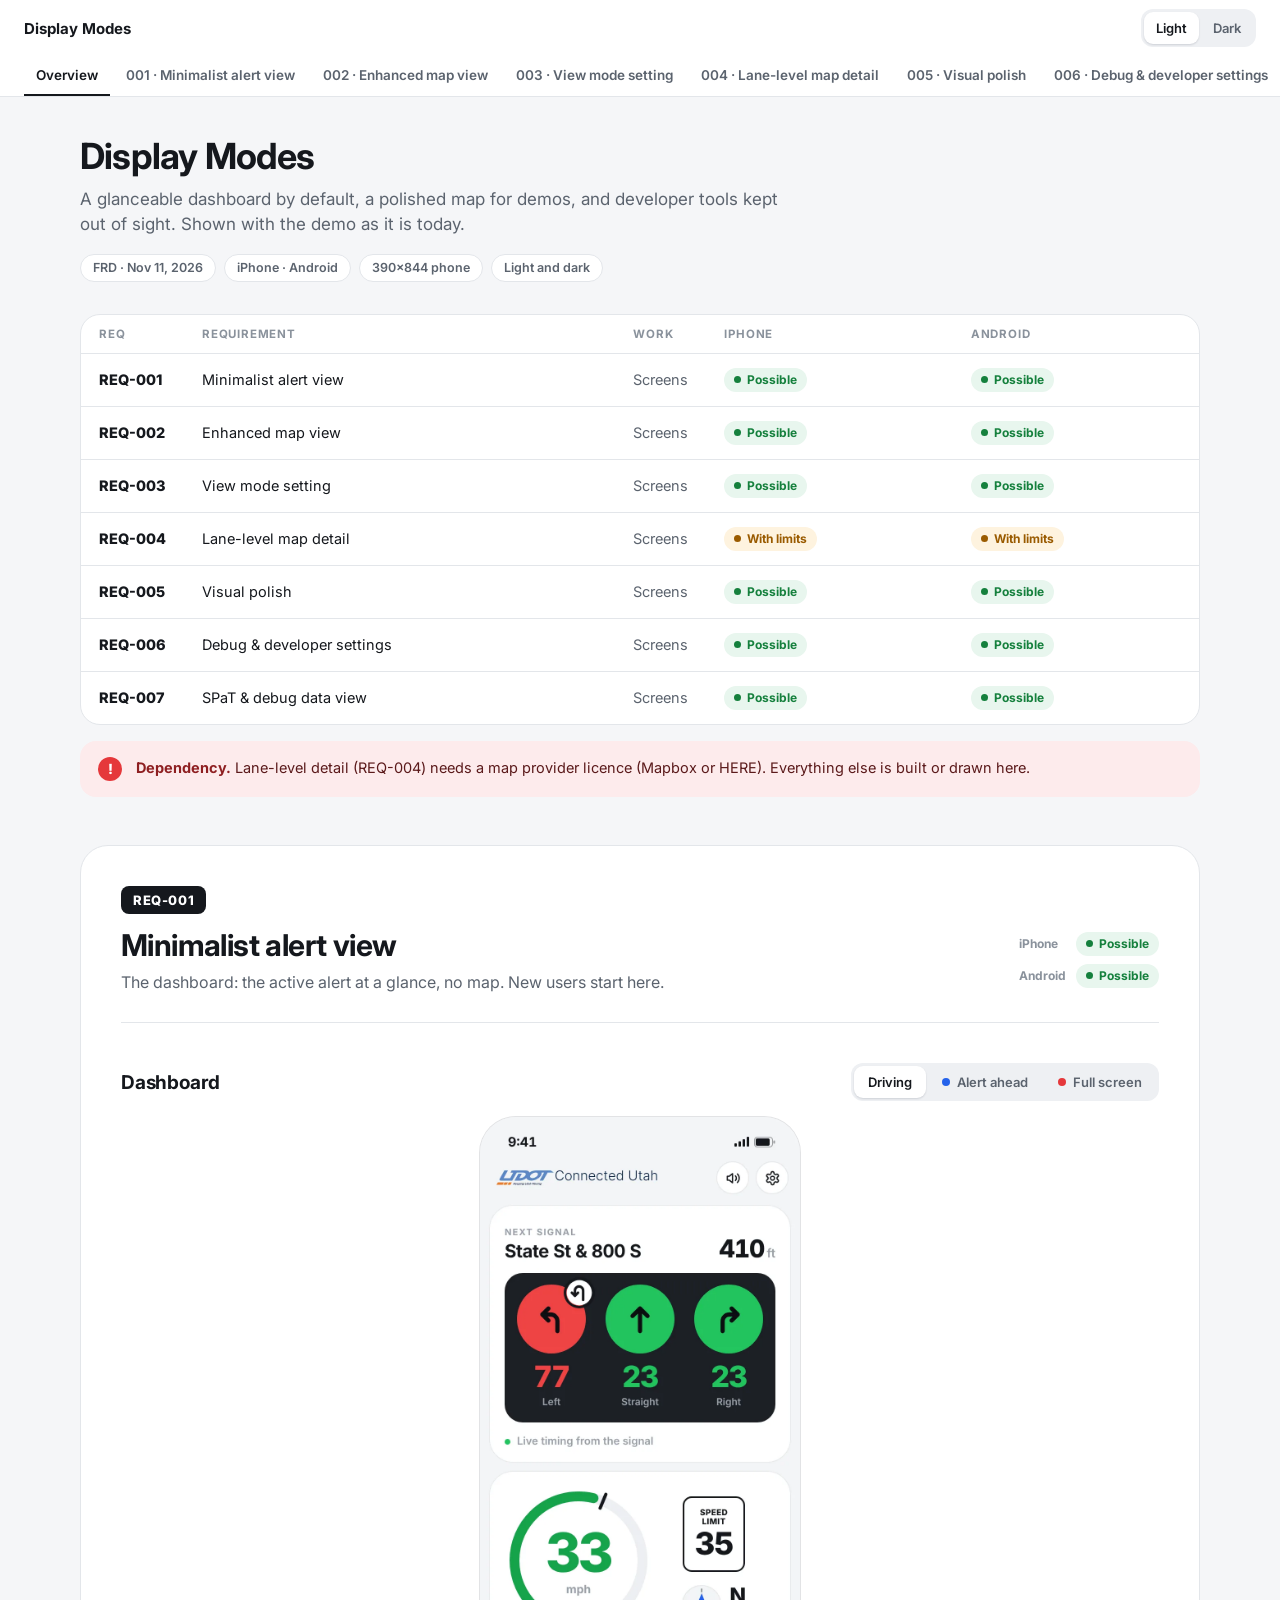
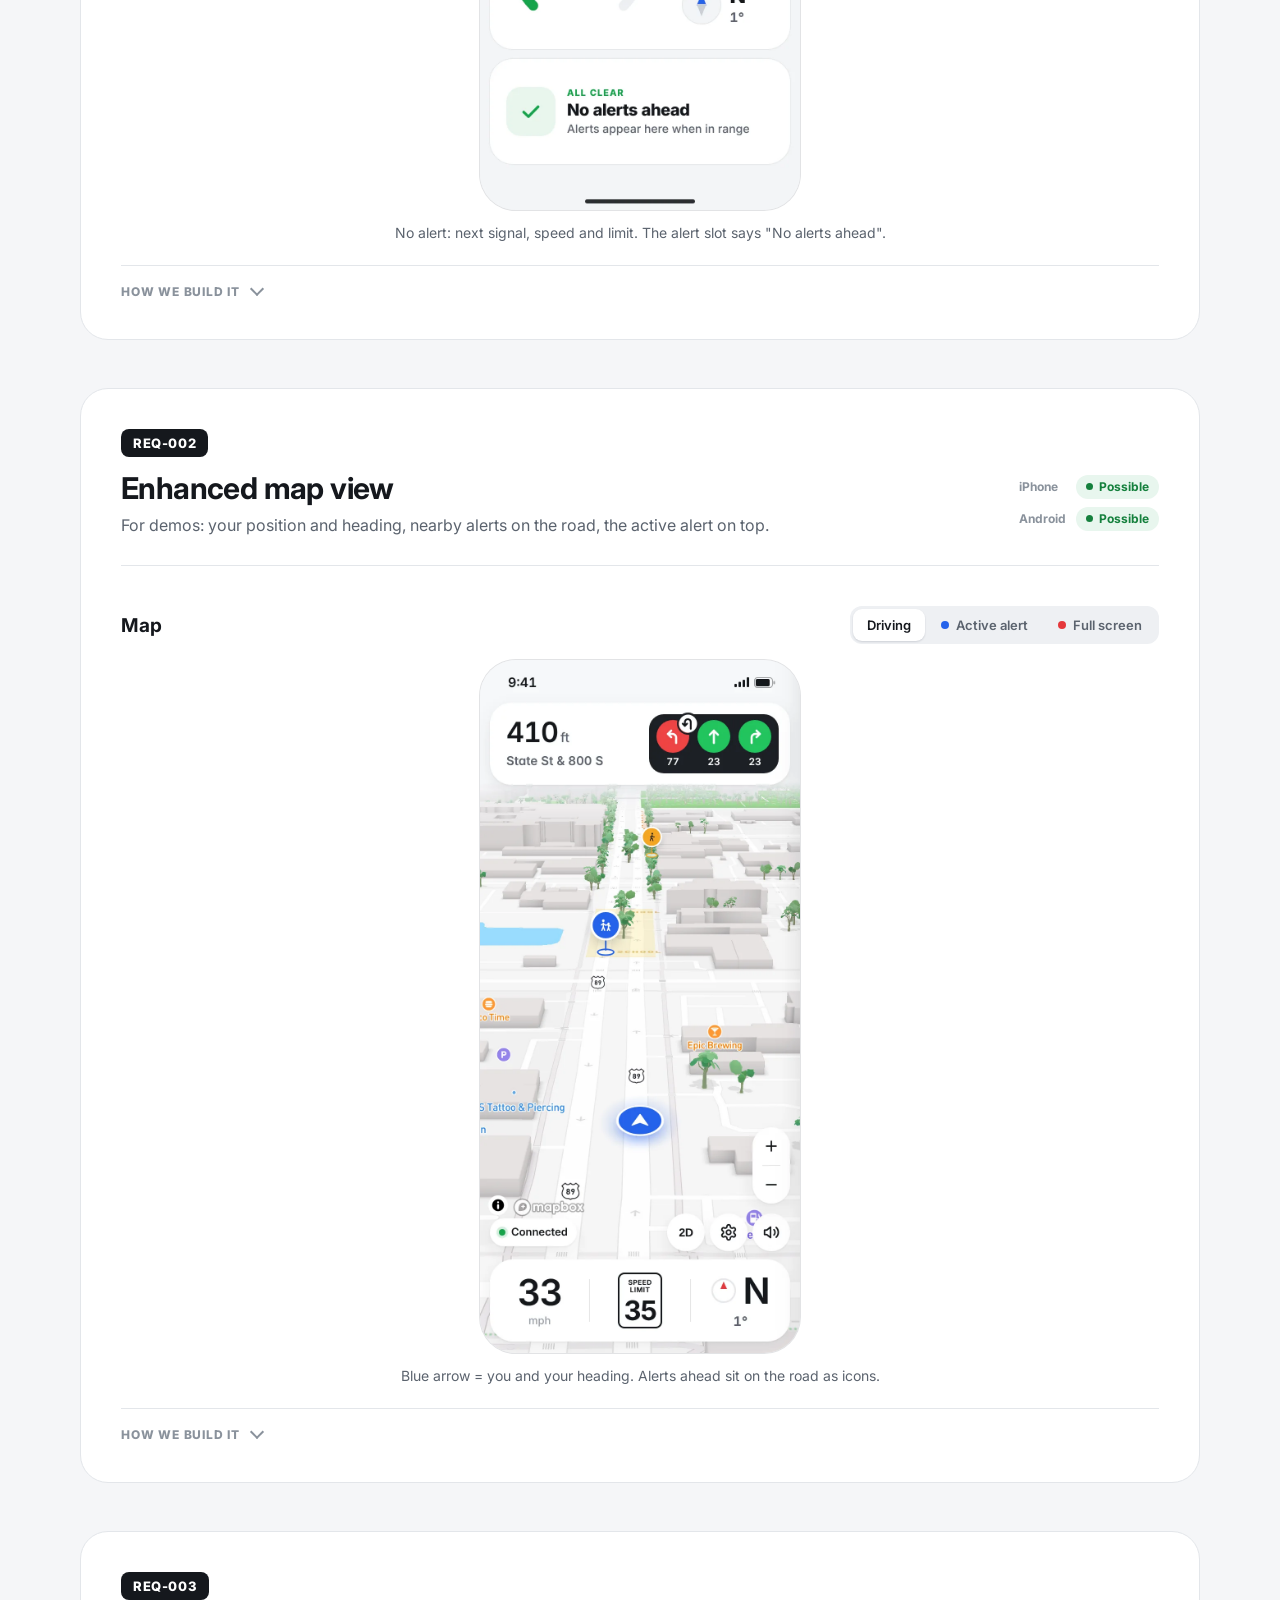
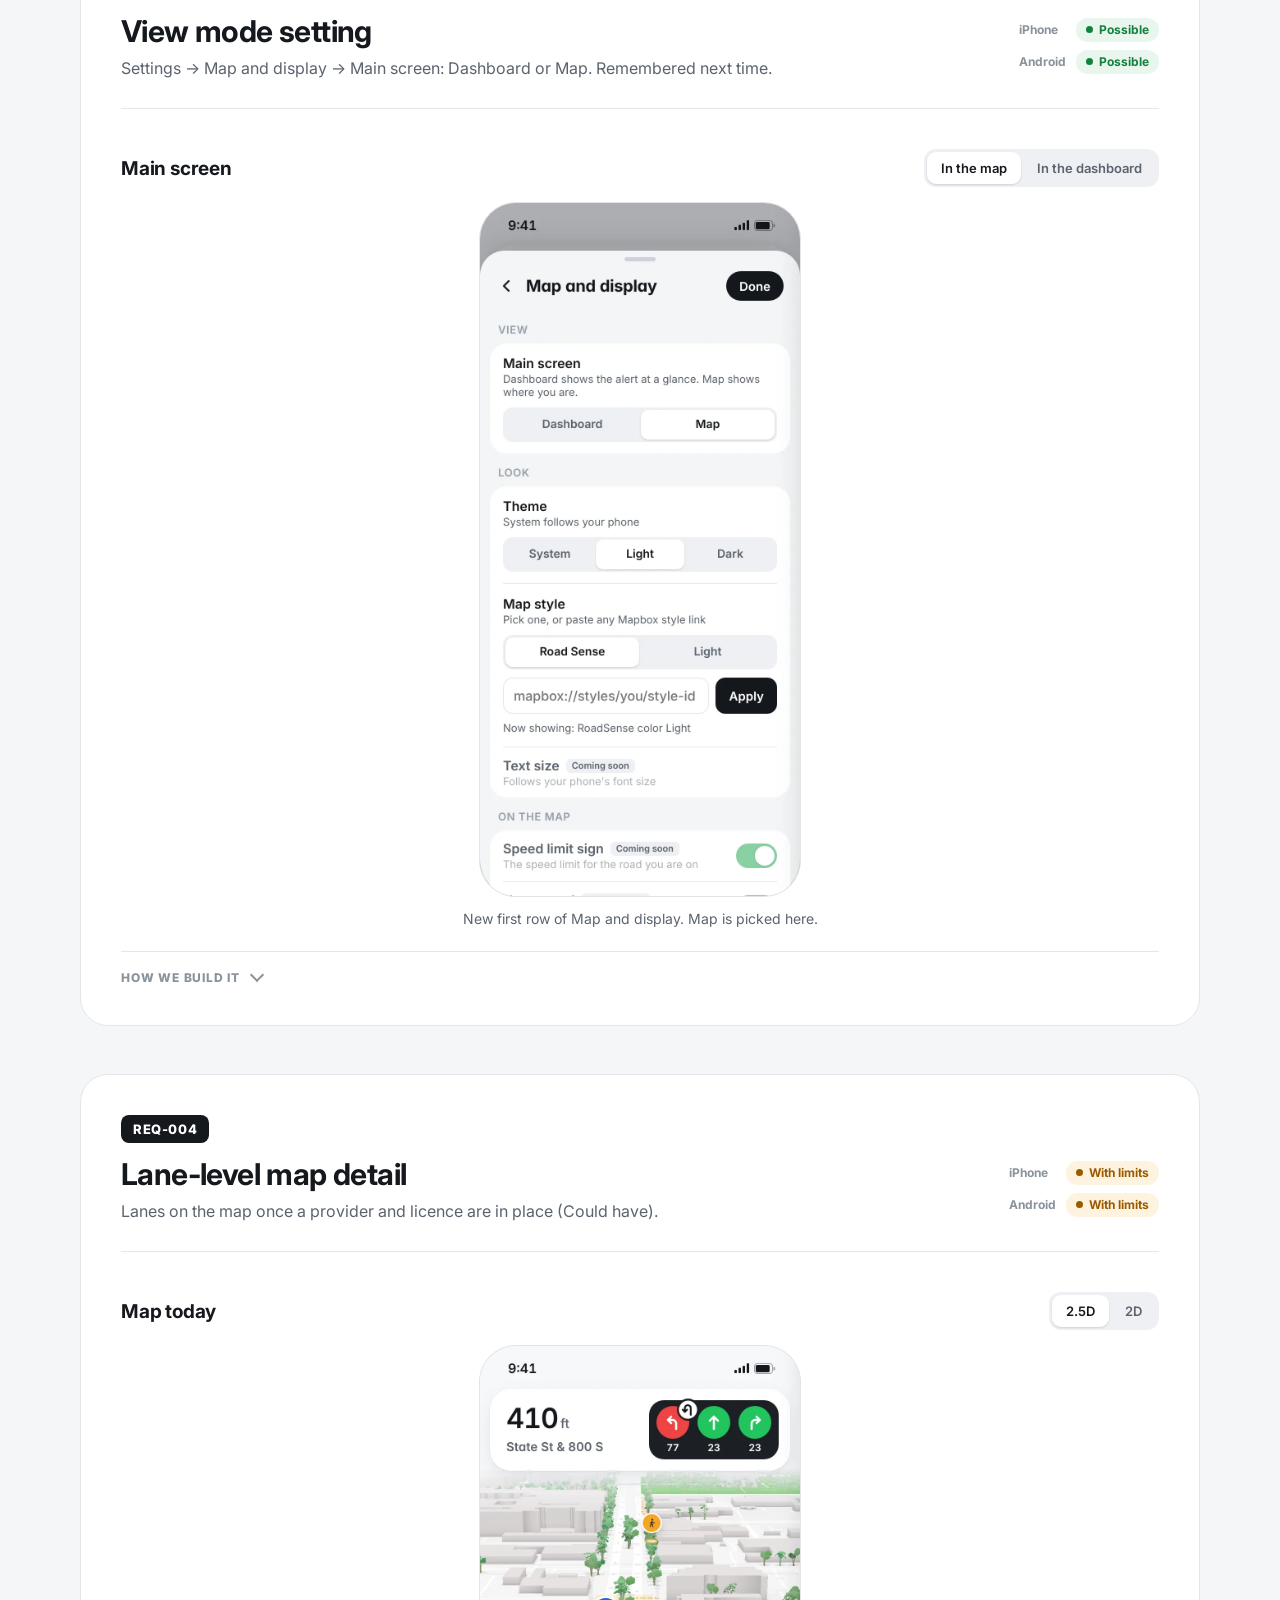
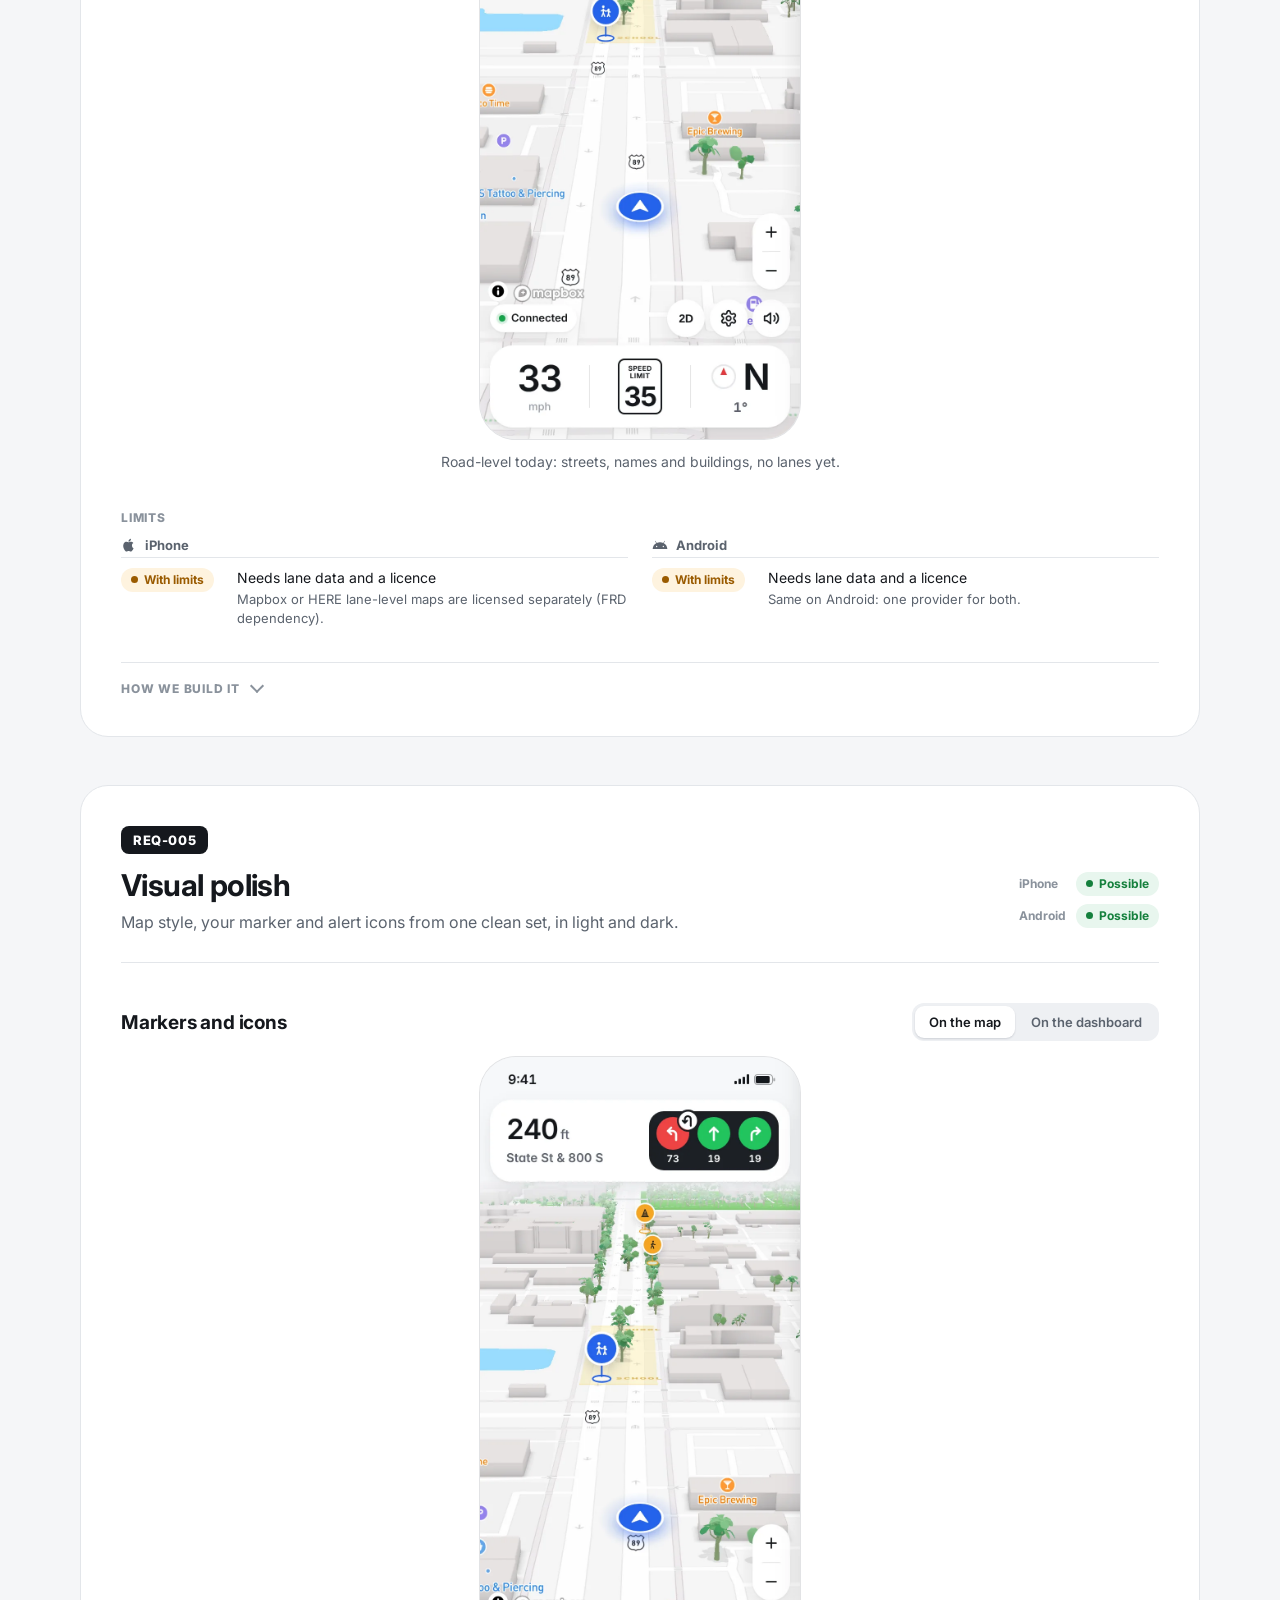
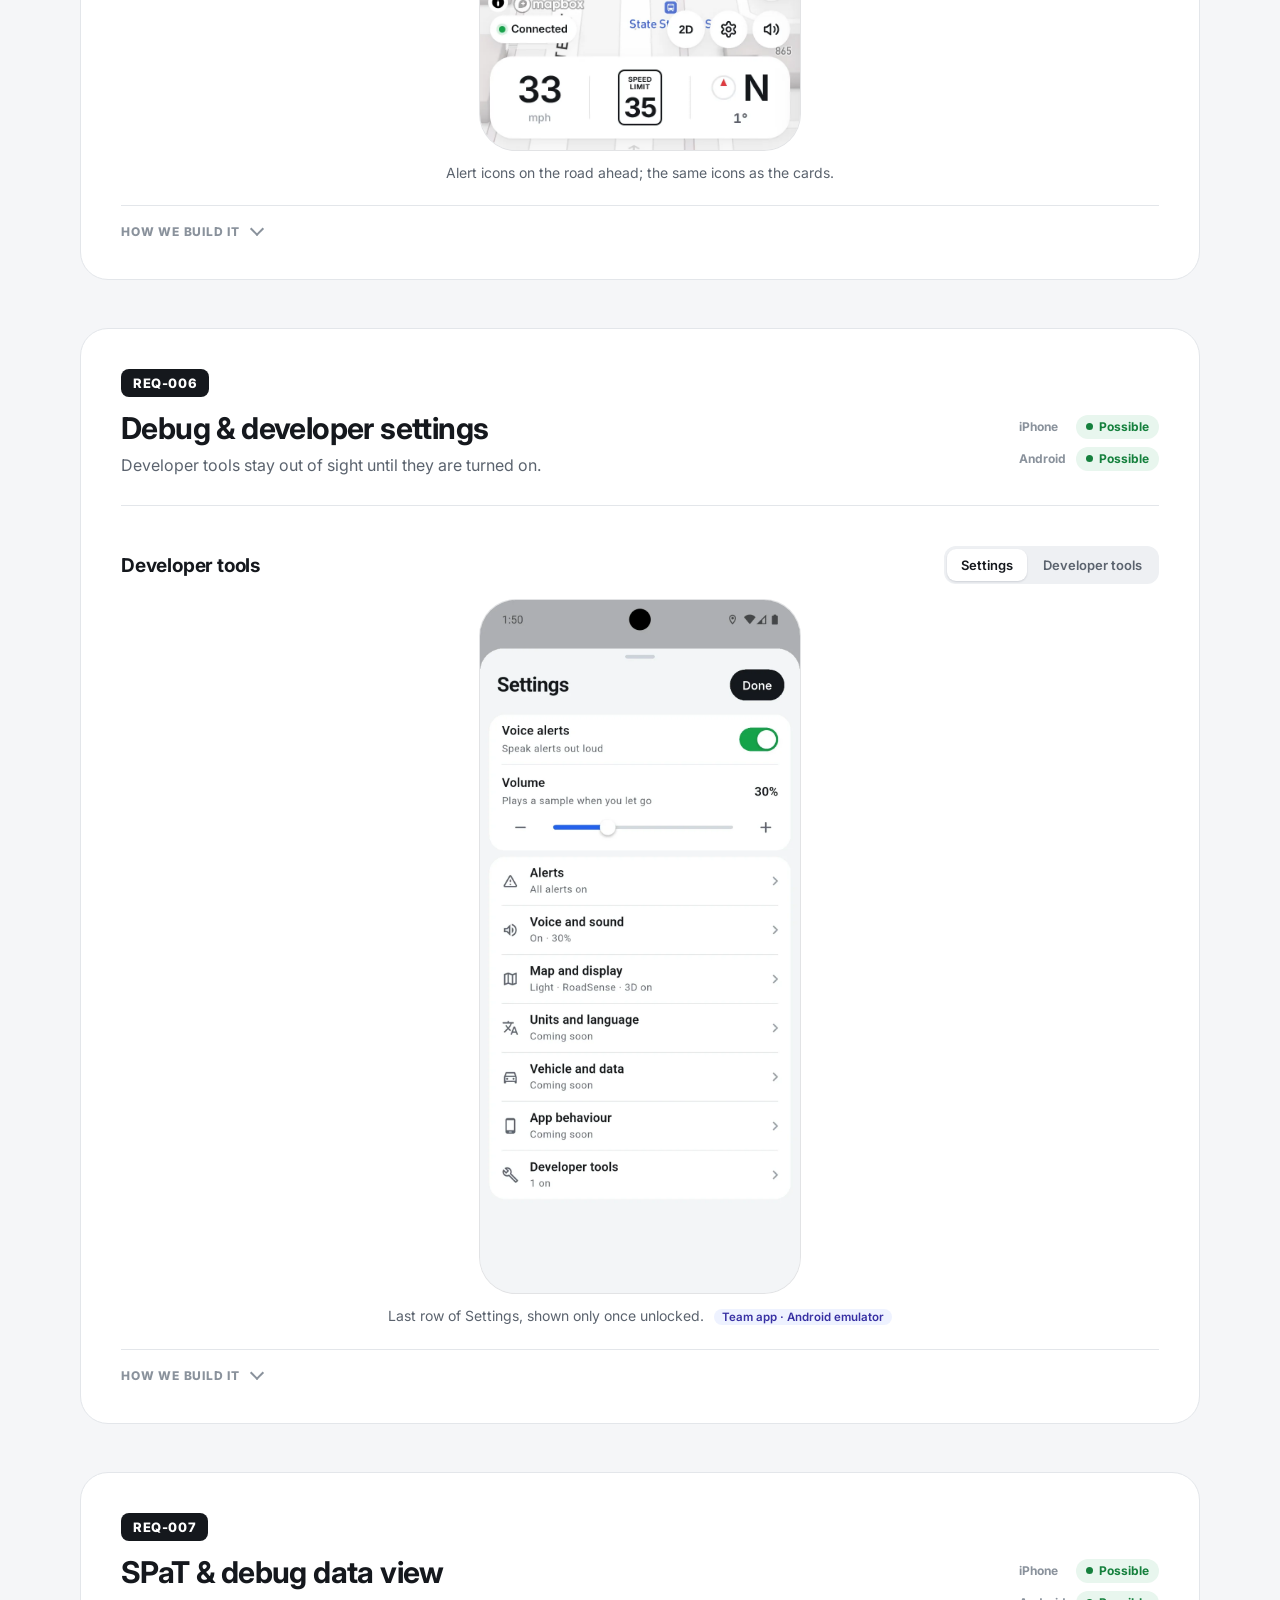
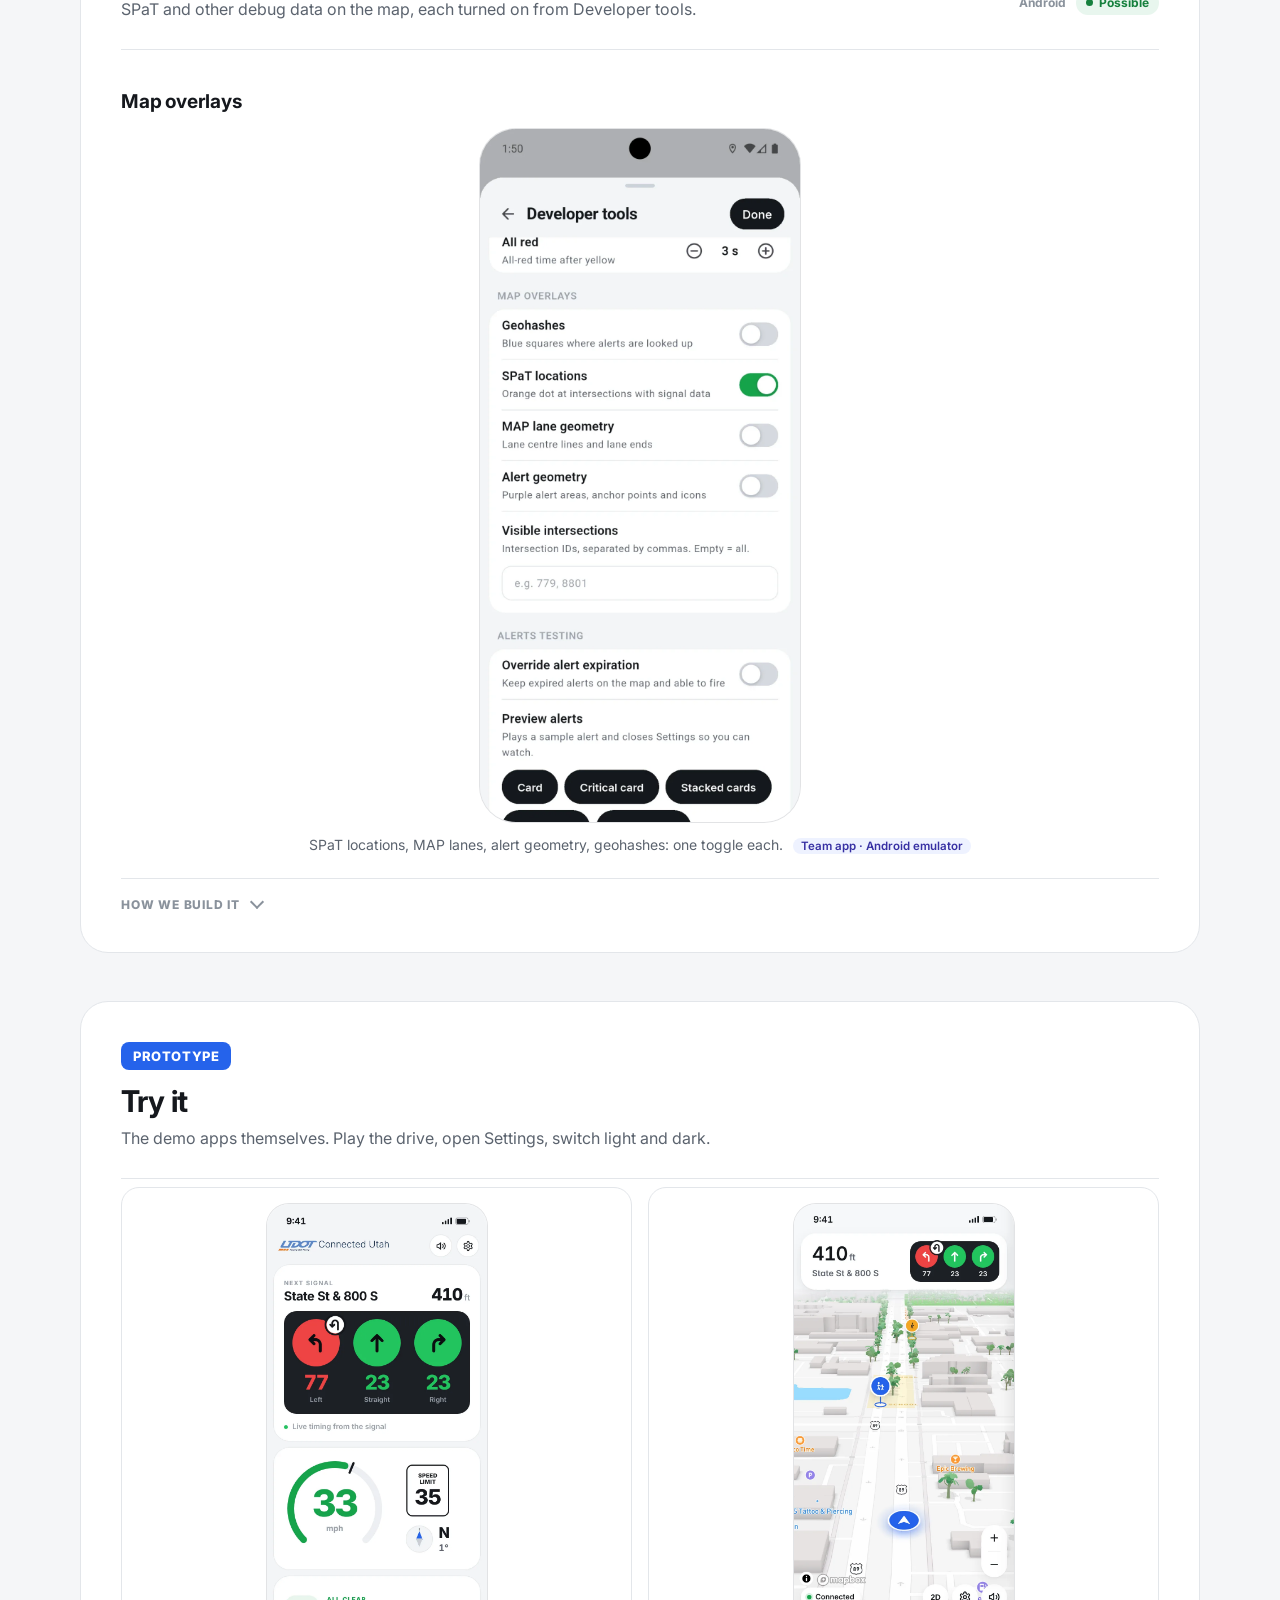
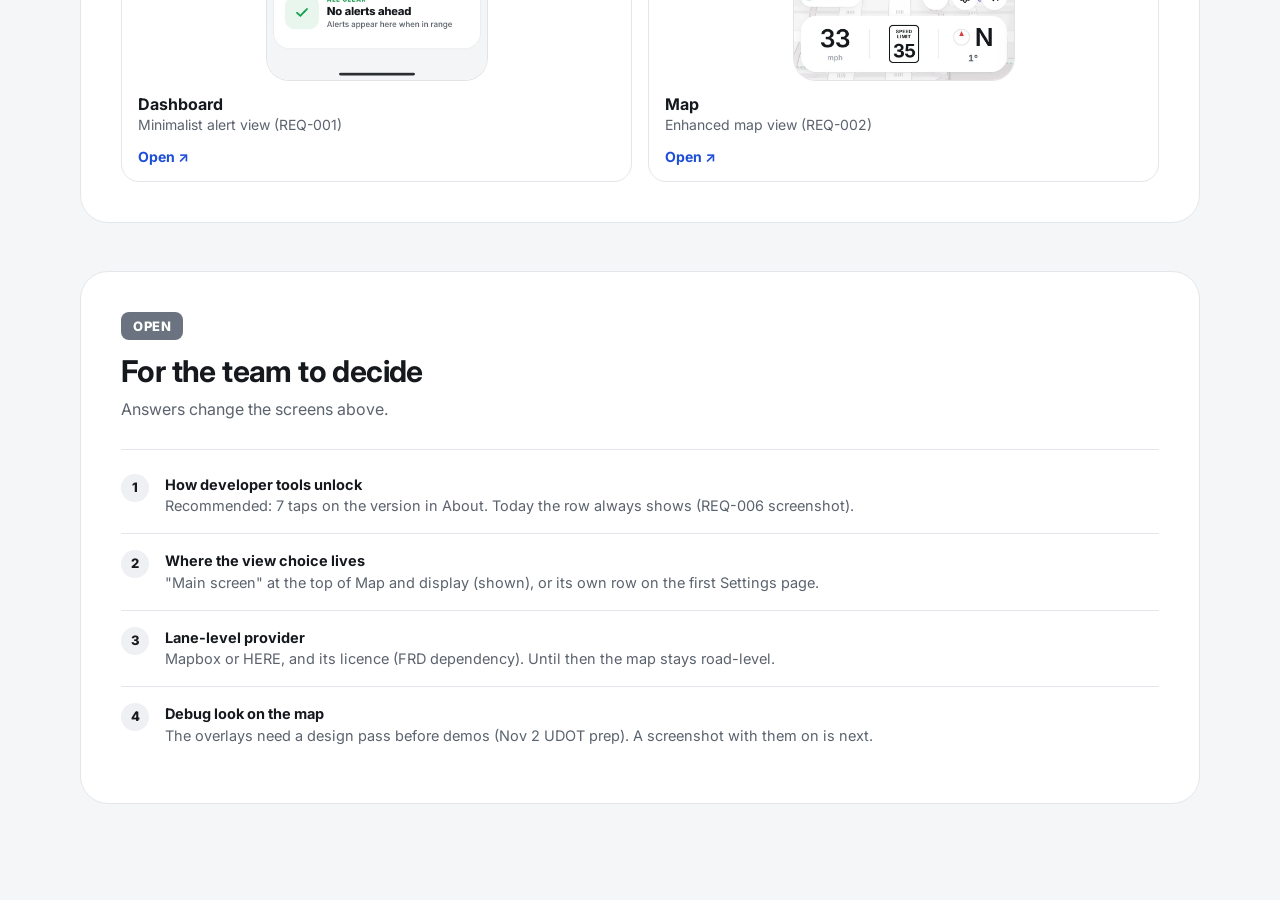
<file: features/display-modes/index.html>
<!doctype html>
<html lang="en">
<head>
<meta charset="utf-8">
<meta name="viewport" content="width=device-width, initial-scale=1, viewport-fit=cover">
<title>Display Modes — Road Sense</title>
<!-- Feature design: "Display Modes: Minimalist Alert View & Enhanced Map View" (FRD, Nov 11 2026). Built on the feature-page blueprint
     (docs/features/FEATURE-PAGE-TEMPLATE.md). Screens are pictures of the demo apps (img/), one phone per screen.
     Local: http://localhost:5178/web/features/display-modes/  ·  demo: <demo>/features/display-modes/ -->
<base href="../../app/">
<link rel="stylesheet" href="https://fonts.googleapis.com/css2?family=Inter:wght@400;500;600;700;800&display=swap">
<script>
/* Features menu = team only (user 2026-11-25: customers get this link). Open any page once with ?team to show it on
   this browser (remembered); ?team=0 hides it again. */
(function () { var q = new URLSearchParams(location.search), on = null; try { on = localStorage.getItem('rs-team'); } catch (e) {}
  if (q.has('team')) { on = q.get('team') === '0' ? '0' : '1'; try { localStorage.setItem('rs-team', on); } catch (e) {} }
  if (on === '1') document.documentElement.classList.add('team'); })();
</script>
<style>
  /* team-only Features menu (see the script above) */
  html:not(.team) .fn, html:not(.team) .fn-open, html:not(.team) .fn-back { display: none !important; }
  html:not(.team) { --navw: 0px !important; }
  /* ---------- Features nav (same as the demo page) ---------- */
  .fn { position: fixed; z-index: 160; left: 0; top: 0; bottom: 0; width: 248px; background: #fff; border-right: 1px solid var(--line); display: flex; flex-direction: column; padding: calc(12px + env(safe-area-inset-top, 0px)) 10px 12px; transform: translateX(-102%); transition: transform .26s cubic-bezier(.2, .8, .2, 1); }
  .fn-h { display: flex; align-items: center; gap: 10px; padding: 4px 8px 14px; }
  .fn-h img { width: 30px; height: 30px; }
  .fn-h b { font-size: 15px; font-weight: 700; flex: 1; }
  .fn-k { font-size: 11px; font-weight: 700; letter-spacing: 1px; text-transform: uppercase; color: #98A0AA; padding: 6px 10px 6px; }
  .fn-i { display: flex; align-items: center; gap: 10px; min-height: 48px; padding: 8px 10px; border-radius: 12px; color: var(--ink2); text-decoration: none; font-size: 14px; font-weight: 600; line-height: 1.25; }
  .fn-i:hover { background: #F3F4F6; color: var(--ink); }
  .fn-i.on { background: #EEF2FF; color: #1D4ED8; }
  .fn-i svg { width: 20px; height: 20px; flex: none; }
  .fn-i span { min-width: 0; }
  .fn-i small { display: block; font-size: 12px; font-weight: 500; color: #98A0AA; margin-top: 2px; }
  .fn-x { width: 36px; height: 36px; border: 0; border-radius: 18px; background: #EEF0F3; color: var(--ink); font-size: 16px; cursor: pointer; }
  .fn-back { position: fixed; inset: 0; z-index: 159; background: rgba(16, 24, 40, .28); opacity: 0; pointer-events: none; transition: opacity .25s; }
  body.fn-on .fn { transform: none; } body.fn-on .fn-back { opacity: 1; pointer-events: auto; }
  .fn-open { width: 40px; height: 40px; border: 0; border-radius: 12px; background: #EEF0F3; color: var(--ink); display: grid; place-items: center; cursor: pointer; flex: none; }
  .fn-open svg { width: 20px; height: 20px; }
  @media (min-width: 900px) {
    :root { --navw: 248px; }
    .fn { transform: none; transition: none; } .fn-x, .fn-back, .fn-open { display: none; }
  }

  /* =====================================================================================================
     FEATURE PAGE BLUEPRINT (docs/features/FEATURE-PAGE-TEMPLATE.md). Every feature page uses these blocks:
     .hero (title, one line, facts) · .ov (overview table + blocker) · .rq (one per UI requirement:
     header → screens → limits → how we build it) · .rq.noui (all requirements without UI, one list) ·
     .rq try (prototype) · .rq open (team decisions). Screens: .scrn = title + variant tabs + CarPlay | Android Auto.
     ===================================================================================================== */
  :root { --ink: #15181D; --ink2: #5B636E; --ink3: #8A929C; --line: #E3E6EA; --bg: #F5F6F8; --bar: 56px; --r: 20px; }
  * { box-sizing: border-box; }
  html, body { margin: 0; background: var(--bg); color: var(--ink); font-family: Inter, system-ui, -apple-system, 'Segoe UI', sans-serif; -webkit-font-smoothing: antialiased; }
  body { overflow-x: hidden; }
  a { color: #2563EB; text-underline-offset: 2px; }

  /* top bar + section tabs */
  .top { position: sticky; top: 0; z-index: 100; margin-left: var(--navw); background: rgba(255, 255, 255, .97); border-bottom: 1px solid var(--line); padding-top: env(safe-area-inset-top, 0px); }
  .top-r { min-height: var(--bar); display: flex; align-items: center; gap: 12px; padding: 0 24px; }
  .top-t { font-size: 15px; font-weight: 700; flex: 1; min-width: 0; white-space: nowrap; overflow: hidden; text-overflow: ellipsis; }
  .jump { display: flex; gap: 4px; padding: 0 24px; overflow-x: auto; scrollbar-width: none; }
  .jump::-webkit-scrollbar { display: none; }
  .jump a { flex: none; height: 40px; padding: 0 12px; display: flex; align-items: center; font-size: 13.5px; font-weight: 600; color: var(--ink2); text-decoration: none; border-bottom: 2px solid transparent; white-space: nowrap; cursor: pointer; }
  .jump a:hover { color: var(--ink); }
  .jump a.on { color: var(--ink); border-bottom-color: var(--ink); }
  .seg { display: flex; gap: 2px; padding: 3px; border-radius: 12px; background: #EEF0F3; flex: none; }
  .seg button { height: 32px; padding: 0 12px; border: 0; border-radius: 9px; background: transparent; font: 600 13px/1 Inter, sans-serif; color: var(--ink2); cursor: pointer; white-space: nowrap; }
  .seg button.on { background: #fff; color: var(--ink); box-shadow: 0 1px 2px rgba(16, 24, 40, .14); }

  main { margin-left: var(--navw); padding: 40px 24px 96px; }
  .wrap { max-width: 1120px; margin: 0 auto; }
  section { scroll-margin-top: 112px; }

  /* hero */
  .hero h1 { font-size: 36px; line-height: 1.1; letter-spacing: -.8px; margin: 0 0 10px; }
  .hero p { font-size: 17px; line-height: 1.5; color: var(--ink2); margin: 0; max-width: 720px; }
  .facts { display: flex; flex-wrap: wrap; gap: 8px; margin-top: 16px; }
  .facts span { height: 28px; padding: 0 12px; border-radius: 14px; background: #fff; border: 1px solid var(--line); font-size: 12.5px; font-weight: 600; color: var(--ink2); display: flex; align-items: center; }

  /* status chip: the only status vocabulary on the page */
  .st { display: inline-flex; align-items: center; gap: 6px; height: 24px; padding: 0 10px; border-radius: 12px; font-size: 12px; font-weight: 700; white-space: nowrap; }
  .st::before { content: ""; width: 7px; height: 7px; border-radius: 50%; background: currentColor; }
  .st.ok { background: #E8F6EE; color: #15803D; } .st.part { background: #FEF3DF; color: #9A5B00; } .st.no { background: #FDEBEC; color: #C62828; } .st.na { background: #EEF0F3; color: var(--ink2); }

  /* overview */
  .ov { margin-top: 32px; }
  .tbl { width: 100%; border-collapse: separate; border-spacing: 0; background: #fff; border: 1px solid var(--line); border-radius: var(--r); overflow: hidden; font-size: 14.5px; }
  .tbl th { text-align: left; font-size: 11.5px; font-weight: 700; letter-spacing: .8px; text-transform: uppercase; color: var(--ink3); padding: 12px 18px; border-bottom: 1px solid var(--line); }
  .tbl td { padding: 14px 18px; border-bottom: 1px solid var(--line); vertical-align: middle; }
  .tbl tr:last-child td { border-bottom: 0; }
  .tbl tr[data-go] { cursor: pointer; } .tbl tr[data-go]:hover td { background: #FAFBFC; }
  .tbl .id { font-weight: 800; white-space: nowrap; width: 1%; } .tbl .ui { color: var(--ink2); width: 1%; white-space: nowrap; }
  .alert { margin-top: 16px; display: flex; gap: 14px; align-items: flex-start; padding: 16px 18px; border-radius: 16px; background: #FDEBEC; font-size: 14.5px; line-height: 1.5; color: #5B1A1B; }
  .alert b { color: #8E1F21; }
  .alert i { flex: none; width: 24px; height: 24px; border-radius: 12px; background: #E5383B; color: #fff; font: 800 14px/24px Inter, sans-serif; text-align: center; font-style: normal; }

  /* requirement section */
  .rq { margin-top: 48px; background: #fff; border: 1px solid var(--line); border-radius: 28px; padding: 40px; }
  .rq-h { display: grid; grid-template-columns: minmax(0, 1fr) auto; gap: 8px 32px; padding-bottom: 28px; margin-bottom: 8px; border-bottom: 1px solid var(--line); }
  .rq-id { grid-column: 1 / -1; justify-self: start; height: 28px; padding: 0 12px; border-radius: 8px; background: var(--ink); color: #fff; font-size: 13px; font-weight: 800; letter-spacing: .6px; display: flex; align-items: center; }
  .rq-h h2 { font-size: 30px; line-height: 1.15; letter-spacing: -.6px; margin: 6px 0 0; }
  .rq-h p { grid-column: 1; font-size: 16px; line-height: 1.5; color: var(--ink2); margin: 0; max-width: 680px; }
  .rq-st { grid-column: 2; grid-row: 2 / span 2; align-self: start; display: grid; grid-template-columns: auto auto; gap: 8px 10px; align-items: center; margin-top: 10px; }
  .rq-st span.k { font-size: 12px; font-weight: 700; color: var(--ink3); }
  .rq.try .rq-id { background: #2563EB; } .rq.open .rq-id, .rq.noui .rq-id { background: #6B7380; }

  /* screen block: title + variant tabs, then CarPlay | Android Auto, same size, then one caption line */
  .scrn { padding-top: 32px; }
  .scrn-h { display: flex; align-items: center; gap: 16px; flex-wrap: wrap; margin-bottom: 16px; }
  .scrn-h h3 { font-size: 19px; letter-spacing: -.2px; margin: 0; flex: 1; min-width: 160px; }
  .tabs { display: flex; gap: 2px; padding: 3px; border-radius: 12px; background: #EEF0F3; overflow-x: auto; scrollbar-width: none; max-width: 100%; }
  .tabs button { height: 32px; padding: 0 14px; border: 0; border-radius: 9px; background: transparent; font: 600 13px/1 Inter, sans-serif; color: var(--ink2); cursor: pointer; white-space: nowrap; display: flex; align-items: center; gap: 7px; }
  .tabs button.on { background: #fff; color: var(--ink); box-shadow: 0 1px 2px rgba(16, 24, 40, .14); }
  .tabs i { width: 8px; height: 8px; border-radius: 50%; }
  .pair { display: grid; grid-template-columns: repeat(2, minmax(0, 1fr)); gap: 24px; }
  .ph-w { max-width: 320px; margin: 0 auto; }
  .plat { display: flex; align-items: center; gap: 8px; font-size: 13px; font-weight: 700; color: var(--ink2); margin-bottom: 10px; }
  .plat svg { width: 16px; height: 16px; }
  .fr { position: relative; width: 100%; overflow: hidden; border-radius: 14px; box-shadow: 0 0 0 1px rgba(16, 24, 40, .08); background: #000; }
  .fr.ph { border-radius: 28px 28px 14px 14px; }
  .fr > .scr { position: absolute; left: 0; top: 0; transform-origin: 0 0; }
  .scrn-c { margin: 14px 0 0; font-size: 14px; color: var(--ink2); text-align: center; }

  /* limits: every "can't" or "only if" of the requirement, one short line + its rule link */
  .lim { margin-top: 40px; display: grid; grid-template-columns: repeat(2, minmax(0, 1fr)); gap: 0 24px; }
  .lim-k, .how summary { font-size: 12px; font-weight: 800; letter-spacing: .8px; text-transform: uppercase; color: var(--ink3); }
  .lim-k { grid-column: 1 / -1; margin-bottom: 12px; }
  .lim ul { list-style: none; margin: 0; padding: 0; }
  .lim li { display: grid; grid-template-columns: 104px minmax(0, 1fr); gap: 12px; align-items: start; padding: 10px 0; border-top: 1px solid var(--line); font-size: 14px; line-height: 1.45; color: var(--ink); }
  .lim li .st { justify-self: start; }
  .lim li small { display: block; color: var(--ink2); font-size: 13px; margin-top: 2px; }
  .lim .plat { margin: 0 0 4px; }

  /* how we build it: closed by default */
  .how { margin-top: 24px; border-top: 1px solid var(--line); }
  .how summary { list-style: none; cursor: pointer; display: flex; align-items: center; gap: 8px; padding: 18px 0 0; }
  .how summary::-webkit-details-marker { display: none; }
  .how summary::after { content: ""; width: 8px; height: 8px; border-right: 2px solid currentColor; border-bottom: 2px solid currentColor; transform: rotate(45deg); margin: -4px 0 0 4px; }
  .how[open] summary::after { transform: rotate(225deg); margin-top: 4px; }
  .how-g { display: grid; grid-template-columns: repeat(2, minmax(0, 1fr)); gap: 24px; margin-top: 16px; }
  .how ul { margin: 0; padding-left: 18px; font-size: 14px; line-height: 1.55; color: var(--ink2); }
  .how li + li { margin-top: 6px; }
  .how li b { color: var(--ink); }
  .how code { overflow-wrap: anywhere; font: 600 12.5px/1.5 ui-monospace, Menlo, monospace; background: #F3F4F6; padding: 1px 5px; border-radius: 5px; color: var(--ink); }

  /* requirements without UI: one list */
  .nu { list-style: none; margin: 8px 0 0; padding: 0; }
  .nu li { display: grid; grid-template-columns: 96px minmax(0, 1fr) auto; gap: 8px 20px; align-items: center; padding: 18px 0; border-bottom: 1px solid var(--line); }
  .nu li:last-child { border-bottom: 0; }
  .nu b { font-size: 14px; font-weight: 800; }
  .nu h4 { margin: 0; font-size: 16px; } .nu p { margin: 2px 0 0; font-size: 14px; color: var(--ink2); line-height: 1.45; }
  .nu .rq-st { grid-column: 3; grid-row: 1; margin: 0; }

  /* team decisions */
  .dec { list-style: none; counter-reset: d; margin: 8px 0 0; padding: 0; }
  .dec li { counter-increment: d; display: grid; grid-template-columns: 32px minmax(0, 1fr); gap: 12px; padding: 16px 0; border-bottom: 1px solid var(--line); font-size: 14.5px; line-height: 1.5; color: var(--ink2); }
  .dec li:last-child { border-bottom: 0; }
  .dec li::before { content: counter(d); width: 28px; height: 28px; border-radius: 14px; background: #EEF0F3; color: var(--ink); font-weight: 800; font-size: 13px; display: grid; place-items: center; }
  .dec b { color: var(--ink); display: block; }

  /* try it */
  .try-g { display: grid; grid-template-columns: minmax(0, 1fr) 300px; gap: 24px; align-items: start; padding-top: 32px; }
  .ctl { background: #F8F9FA; border: 1px solid var(--line); border-radius: 16px; padding: 14px; display: flex; flex-direction: column; gap: 14px; }
  .ctl-k { font-size: 11px; font-weight: 700; letter-spacing: 1px; text-transform: uppercase; color: var(--ink3); margin-bottom: 6px; }
  .ctl .seg { width: 100%; } .ctl .seg button { flex: 1; padding: 0 6px; }
  .ctl-row { display: flex; align-items: center; gap: 8px; }
  .pbtn { width: 44px; height: 44px; border-radius: 22px; border: 1px solid var(--line); background: #fff; display: grid; place-items: center; cursor: pointer; color: var(--ink); flex: none; }
  .pbtn.pri { background: var(--ink); border-color: var(--ink); color: #fff; }
  .pbtn svg { width: 18px; height: 18px; }
  .now { font-size: 13px; font-weight: 600; color: var(--ink2); min-width: 0; flex: 1; }
  .say { font-size: 13px; line-height: 1.4; color: var(--ink2); padding: 10px 12px; border-radius: 12px; background: #fff; border: 1px solid var(--line); min-height: 40px; }
  .say b { color: var(--ink); }
  .tg-row { display: flex; align-items: center; gap: 12px; min-height: 48px; cursor: pointer; border: 0; background: none; padding: 0; text-align: left; width: 100%; font: inherit; color: inherit; }
  .tg-row + .tg-row { border-top: 1px solid var(--line); }
  .tg-row span { flex: 1; font-size: 14px; font-weight: 600; } .tg-row small { display: block; font-size: 12px; font-weight: 500; color: var(--ink2); }
  .tg { width: 50px; height: 30px; border-radius: 15px; background: #D5D9DF; position: relative; flex: none; }
  .tg i { position: absolute; left: 3px; top: 3px; width: 24px; height: 24px; border-radius: 50%; background: #fff; box-shadow: 0 1px 3px rgba(16, 24, 40, .25); }
  .tg.on { background: #16A34A; } .tg.on i { transform: translateX(20px); }
  .scn { display: flex; flex-direction: column; gap: 2px; }
  .scn button { display: flex; align-items: center; gap: 10px; padding: 9px 8px; border: 0; border-radius: 10px; background: transparent; text-align: left; cursor: pointer; font: 500 14px/1.25 Inter, sans-serif; color: var(--ink); }
  .scn button.on { background: #EEF2FF; }
  .scn i { width: 10px; height: 10px; border-radius: 50%; flex: none; background: #CBD1D8; }
  .scn .lv-adv i { background: #2563EB; } .scn .lv-warn i { background: #F5A524; } .scn .lv-crit i { background: #E5383B; } .scn .lv-ok i { background: #16A34A; }
  .cap { margin-top: 10px; font-size: 14px; color: var(--ink2); text-align: center; }

  @media (max-width: 1100px) { .try-g { grid-template-columns: minmax(0, 1fr); } }
  @media (max-width: 760px) {
    main { padding: 28px 16px 72px; } .top-r, .jump { padding-left: 16px; padding-right: 16px; }
    .hero h1 { font-size: 28px; } .hero p { font-size: 16px; }
    .rq { padding: 24px 16px; border-radius: 22px; margin-top: 32px; }
    .rq-h { grid-template-columns: minmax(0, 1fr); } .rq-h h2 { font-size: 24px; } .rq-st { grid-column: 1; grid-row: auto; justify-self: start; }
    .pair, .lim, .how-g { grid-template-columns: minmax(0, 1fr); } .pair { gap: 20px; } .lim .plat { margin-top: 16px; }
    .scrn-h { flex-direction: column; align-items: flex-start; gap: 12px; }
    .tabs { width: 100%; } .tabs button { flex: 1; justify-content: center; padding: 0 6px; gap: 5px; font-size: 12.5px; }
    .tbl:not(.mt) thead { display: none; } .tbl:not(.mt), .tbl:not(.mt) tbody, .tbl:not(.mt) tr { display: block; } .tbl:not(.mt) tr { display: grid; grid-template-columns: auto minmax(0, 1fr); gap: 6px 12px; padding: 14px 16px; border-bottom: 1px solid var(--line); } .tbl:not(.mt) tr:last-child { border-bottom: 0; }
    .tbl:not(.mt) td { border: 0; padding: 0; } .tbl:not(.mt) td.ui { display: none; } .tbl:not(.mt) td[data-k] { grid-column: 1 / -1; display: flex; align-items: center; gap: 10px; } .tbl:not(.mt) td[data-k]::before { content: attr(data-k); width: 96px; font-size: 12px; font-weight: 700; color: var(--ink3); }
    .nu li { grid-template-columns: minmax(0, 1fr); } .nu .rq-st { grid-column: 1; grid-row: auto; }
  }
  .tbl.mt { margin-top: 4px; } .tbl.mt td, .tbl.mt th { padding: 11px 18px; } .tbl .c { text-align: center; width: 18%; }
  .tbl i.yes { font-style: normal; font-weight: 800; color: #15803D; } .tbl i.no { font-style: normal; color: #C3C8CF; }
  @media (max-width: 760px) { .tbl.mt td, .tbl.mt th { padding: 10px 8px; font-size: 13px; } .tbl.mt th { font-size: 10.5px; letter-spacing: .3px; } }
  /* ================= screens: pictures of the apps, one phone per screen ================= */
  .ph-w { max-width: 320px; margin: 0 auto; }
  .fr.ph.shot { border-radius: 36px; overflow: hidden; box-shadow: 0 0 0 1px rgba(16, 24, 40, .12); background: #F3F4F6; }
  .fr.ph.shot img { display: block; width: 100%; height: 100%; object-fit: cover; object-position: top; }
  .one { display: grid; } .one .ph-w { width: 100%; }
  .src { display: inline-block; margin-left: 6px; padding: 1px 8px; border-radius: 99px; background: #EEF2FF; color: #3730A3; font-size: 11.5px; font-weight: 600; white-space: nowrap; }
  .try-b { display: grid; grid-template-columns: repeat(2, minmax(0, 1fr)); gap: 16px; }
  .try-b a { display: grid; gap: 14px; padding: 16px; border: 1px solid var(--line); border-radius: 18px; color: inherit; text-decoration: none; }
  .try-b a:hover { border-color: #93A4C3; }
  .try-b img { width: 100%; max-width: 220px; margin: 0 auto; border-radius: 22px; box-shadow: 0 0 0 1px rgba(16, 24, 40, .12); }
  .try-b b { display: block; font-size: 16px; } .try-b span { color: var(--ink2); font-size: 14px; }
  .try-b em { font-style: normal; font-weight: 700; color: #1D4ED8; font-size: 14px; }
  @media (max-width: 760px) { .try-b { grid-template-columns: minmax(0, 1fr); } }
</style>
</head>
<body>
<!-- Features nav: same markup and links as the demo page (web/index.html) -->
<div class="fn-back" id="fn-back"></div>
<nav class="fn" id="fn" aria-label="Features">
  <div class="fn-h"><img src="img/roadsense-icon.svg" alt=""><b>Road Sense</b><button class="fn-x" id="fn-x" type="button" aria-label="Close the features menu">✕</button></div>
  <div class="fn-k">Demo</div>
  <a class="fn-i" data-fn="demo"><svg viewBox="0 0 24 24" fill="none" stroke="currentColor" stroke-width="2" stroke-linecap="round" stroke-linejoin="round" aria-hidden="true"><rect x="7" y="2.5" width="10" height="19" rx="2.5"/><path d="M11 18.5h2"/></svg><span>Road Sense demo<small>Dashboard and Map</small></span></a>
  <div class="fn-k" style="margin-top:10px">Features</div>
  <a class="fn-i" data-fn="car-alerts"><svg viewBox="0 0 24 24" fill="none" stroke="currentColor" stroke-width="2" stroke-linecap="round" stroke-linejoin="round" aria-hidden="true"><rect x="2.5" y="5" width="19" height="14" rx="3"/><path d="M8.5 15.5 12 8l3.5 7.5"/></svg><span>CarPlay &amp; Android Auto Alerts<small>FRD · Nov 11, 2026</small></span></a>
  <a class="fn-i" data-fn="ped-modes"><svg viewBox="0 0 24 24" fill="none" stroke="currentColor" stroke-width="2" stroke-linecap="round" stroke-linejoin="round" aria-hidden="true"><circle cx="13" cy="4.5" r="1.8"/><path d="M9 21l2.5-6.5L14 17v4M7.5 11l3-3.5h3l2.5 3.5M11.5 14.5l1-4"/></svg><span>Pedestrian &amp; Cyclist Modes<small>FRD · Nov 11, 2026</small></span></a>
  <a class="fn-i" data-fn="display-modes"><svg viewBox="0 0 24 24" fill="none" stroke="currentColor" stroke-width="2" stroke-linecap="round" stroke-linejoin="round" aria-hidden="true"><rect x="3" y="4" width="18" height="16" rx="3"/><path d="M3 10h18M10 10v10"/></svg><span>Display Modes<small>FRD · Nov 11, 2026</small></span></a>
</nav>

<header class="top">
  <div class="top-r">
    <button class="fn-open" id="fn-open" type="button" aria-label="Open the features menu"><svg viewBox="0 0 24 24" fill="none" stroke="currentColor" stroke-width="2" stroke-linecap="round"><path d="M4 7h16M4 12h16M4 17h16"/></svg></button>
    <div class="top-t">Display Modes</div>
    <div class="seg" id="theme" role="group" aria-label="Screen theme"><button data-t="light" class="on" type="button">Light</button><button data-t="dark" type="button">Dark</button></div>
  </div>
  <nav class="jump" id="jump" aria-label="Sections"></nav>
</header>
<main><div class="wrap">
  <section class="hero" id="overview">
    <h1>Display Modes</h1>
    <p>A glanceable dashboard by default, a polished map for demos, and developer tools kept out of sight. Shown with the demo as it is today.</p>
    <div class="facts"><span>FRD · Nov 11, 2026</span><span>iPhone · Android</span><span>390×844 phone</span><span>Light and dark</span></div>
    <div class="ov">
      <table class="tbl" aria-label="Requirements">
        <thead><tr><th>Req</th><th>Requirement</th><th>Work</th><th id="ov-a"></th><th id="ov-b"></th></tr></thead>
        <tbody id="ov"></tbody>
      </table>
      <div class="alert"><i>!</i><span><b>Dependency.</b> Lane-level detail (REQ-004) needs a map provider licence (Mapbox or HERE). Everything else is built or drawn here.</span></div>
    </div>
  </section>
  <div id="reqs"></div>
</div></main>
<script>
// ---------- Features nav ----------
(() => {
  const root = location.pathname.split('/features/')[0] + '/';
  for (const a of document.querySelectorAll('.fn-i')) {
    a.href = location.origin + root + (a.dataset.fn === 'demo' ? '' : 'features/' + a.dataset.fn + '/');
    if (a.dataset.fn === 'display-modes') { a.classList.add('on'); a.setAttribute('aria-current', 'page'); }
  }
  const B = document.body, open = (on) => B.classList.toggle('fn-on', on);
  document.getElementById('fn-open').onclick = () => open(true);
  document.getElementById('fn-x').onclick = () => open(false);
  document.getElementById('fn-back').onclick = () => open(false);
})();


// ---------- sources (each opens at the rule) ----------
const L = {
  prefs: ['https://pub.dev/packages/shared_preferences', 'shared_preferences'],
  mbx: ['https://pub.dev/packages/mapbox_maps_flutter', 'mapbox_maps_flutter'],
  devopt: ['https://developer.android.com/studio/debug/dev-options', 'Android developer options (the same 7-tap unlock)'],
};
const ln = (k) => `<a href="${L[k][0]}" target="_blank" rel="noopener">${L[k][1]}</a>`;
const ST = { ok: 'Possible', part: 'With limits', no: 'Not possible', na: 'No UI' };
const st = (s, t) => `<span class="st ${s}">${t || ST[s]}</span>`;
let DARK = false;

// ---------- screens: pictures of the demo apps (and of the team's app for the developer tools) ----------
// The page has a <base href> to the app folder, so pictures next to this page use an absolute path.
const HERE = location.pathname.replace(/[^/]*$/, '');
const IMG = (v) => HERE + 'img/' + v.img + (DARK && !v.team ? '-d' : '') + '.webp';
const SHOT = (v) => `<div class="ph-w"><div class="fr ph shot" style="aspect-ratio:390/844"><img src="${IMG(v)}" alt="${v.alt || v.k}"></div></div>`;
const ro = { observe() {} }; const fitFrame = () => {};   // pictures scale by themselves (no drawn frames on this page)

const LV = { adv: '#2563EB', warn: '#F5A524', crit: '#E5383B', ok: '#16A34A' };
const APL = '<svg viewBox="0 0 24 24" fill="currentColor"><path d="M16.4 12.6c0-2.4 2-3.6 2.1-3.6-1.1-1.7-2.9-1.9-3.5-1.9-1.5-.2-2.9.9-3.7.9-.8 0-1.9-.9-3.2-.8-1.6 0-3.1 1-4 2.4-1.7 3-.4 7.4 1.2 9.8.8 1.2 1.8 2.5 3 2.4 1.2 0 1.7-.8 3.1-.8s1.9.8 3.2.8 2.1-1.2 2.9-2.4c.9-1.3 1.3-2.6 1.3-2.7 0 0-2.4-1-2.4-4.1zM14 5.5c.7-.8 1.1-1.9 1-3-1 0-2.1.7-2.8 1.5-.6.7-1.2 1.8-1 2.9 1 .1 2.1-.6 2.8-1.4z"/></svg>';
const AND = '<svg viewBox="0 0 24 24" fill="currentColor"><path d="M17.6 9.5 19.4 6.4a.4.4 0 0 0-.7-.4l-1.8 3.1A11 11 0 0 0 12 8a11 11 0 0 0-4.9 1.1L5.3 6a.4.4 0 0 0-.7.4l1.8 3.1A10.4 10.4 0 0 0 1 18h22a10.4 10.4 0 0 0-5.4-8.5zM7 15.3a1 1 0 1 1 0-2 1 1 0 0 1 0 2zm10 0a1 1 0 1 1 0-2 1 1 0 0 1 0 2z"/></svg>';
const TEAM = ' <span class="src">Team app · Android emulator</span>';

const F = {
  plat: { a: [APL, 'iPhone'], b: [AND, 'Android'] },
  reqs: [
    { id: 'REQ-001', t: 'Minimalist alert view', goal: 'The dashboard: the active alert at a glance, no map. New users start here.', st: { a: 'ok', b: 'ok' },
      screens: [{ t: 'Dashboard', v: [
        { k: 'Driving', img: 'c-drive', c: 'No alert: next signal, speed and limit. The alert slot says "No alerts ahead".' },
        { k: 'Alert ahead', lv: 'adv', img: 'c-slot', c: 'Far away: the alert fills its slot. Nothing else moves.' },
        { k: 'Full screen', lv: 'crit', img: 'c-full', c: 'Close or sudden: the alert takes the whole screen, icon and message first.' }] }],
      how: { one: ['The demo\'s no-map app as it is. One column of fixed blocks; an alert fills the slot or opens as a full-screen route.', 'No saved view yet → Dashboard (FRD: default for new users).'] } },
    { id: 'REQ-002', t: 'Enhanced map view', goal: 'For demos: your position and heading, nearby alerts on the road, the active alert on top.', st: { a: 'ok', b: 'ok' },
      screens: [{ t: 'Map', v: [
        { k: 'Driving', img: 'm-drive', c: 'Blue arrow = you and your heading. Alerts ahead sit on the road as icons.' },
        { k: 'Active alert', lv: 'adv', img: 'm-card', c: 'The active alert as a card on top; its marker stays on the road ahead.' },
        { k: 'Full screen', lv: 'crit', img: 'm-full', c: 'Same full-screen rule as the dashboard.' }] }],
      how: { one: [`The demo's map app as it is. Flutter: ${ln('mbx')} with our puck, a symbol layer for alert icons and the shared alert cards.`] } },
    { id: 'REQ-003', t: 'View mode setting', goal: 'Settings → Map and display → Main screen: Dashboard or Map. Remembered next time.', st: { a: 'ok', b: 'ok' },
      screens: [{ t: 'Main screen', v: [
        { k: 'In the map', img: 'm-set', c: 'New first row of Map and display. Map is picked here.' },
        { k: 'In the dashboard', img: 'c-set', c: 'Same row in the dashboard. Dashboard is the default.' }] }],
      how: { one: [`Save the choice (${ln('prefs')}) and read it before the first frame, so the app opens on the saved view.`, 'Switching swaps the home screen only: the drive, alerts and voice keep running.', 'The row is drawn on the demo\'s settings here; the demo apps don\'t switch yet.'] } },
    { id: 'REQ-004', t: 'Lane-level map detail', goal: 'Lanes on the map once a provider and licence are in place (Could have).', st: { a: 'part', b: 'part' },
      screens: [{ t: 'Map today', v: [
        { k: '2.5D', img: 'm-drive', c: 'Road-level today: streets, names and buildings, no lanes yet.' },
        { k: '2D', img: 'm-2d', c: 'Flat view, same data.' }] }],
      lim: { a: [['part', 'Needs lane data and a licence', 'Mapbox or HERE lane-level maps are licensed separately (FRD dependency).']],
             b: [['part', 'Needs lane data and a licence', 'Same on Android: one provider for both.']] },
      how: { one: ['When licensed: lane lines as one more map layer under the alert icons. Nothing else on the screen changes.', 'Intersections could also draw lanes from the V2X MAP messages (the "MAP lane geometry" developer overlay, REQ-007).'] } },
    { id: 'REQ-005', t: 'Visual polish', goal: 'Map style, your marker and alert icons from one clean set, in light and dark.', st: { a: 'ok', b: 'ok' },
      screens: [{ t: 'Markers and icons', v: [
        { k: 'On the map', img: 'm-mark', c: 'Alert icons on the road ahead; the same icons as the cards.' },
        { k: 'On the dashboard', img: 'c-slot', c: 'The same icon and colors in the dashboard\'s alert slot.' }] }],
      how: { one: ['Icons, colors and type from DESIGN-LANGUAGE.md; one SVG set for map, cards and full screen.', 'Road Sense map style (Mapbox) in light and dark.'] } },
    { id: 'REQ-006', t: 'Debug & developer settings', goal: 'Developer tools stay out of sight until they are turned on.', st: { a: 'ok', b: 'ok' },
      screens: [{ t: 'Developer tools', v: [
        { k: 'Settings', img: 'dev-settings', team: true, c: 'Last row of Settings, shown only once unlocked.' + TEAM },
        { k: 'Developer tools', img: 'dev-tools', team: true, c: 'Fake GPS and fake SPaT, for testing.' + TEAM }] }],
      how: { one: [`Hidden by default; unlock with 7 taps on the version in About, like ${ln('devopt')}. Saved on the phone.`, 'Demo builds can ship with it unlocked.'] } },
    { id: 'REQ-007', t: 'SPaT & debug data view', goal: 'SPaT and other debug data on the map, each turned on from Developer tools.', st: { a: 'ok', b: 'ok' },
      screens: [{ t: 'Map overlays', v: [
        { k: 'Overlays', img: 'dev-overlays', team: true, c: 'SPaT locations, MAP lanes, alert geometry, geohashes: one toggle each.' + TEAM }] }],
      how: { one: ['Each overlay is one map layer, off by default, drawn in the map style\'s colors.', 'Signal timing itself already shows in the signal card on both views (REQ-001, REQ-002).'] } },
  ],
  decide: [
    ['How developer tools unlock', 'Recommended: 7 taps on the version in About. Today the row always shows (REQ-006 screenshot).'],
    ['Where the view choice lives', '"Main screen" at the top of Map and display (shown), or its own row on the first Settings page.'],
    ['Lane-level provider', 'Mapbox or HERE, and its licence (FRD dependency). Until then the map stays road-level.'],
    ['Debug look on the map', 'The overlays need a design pass before demos (Nov 2 UDOT prep). A screenshot with them on is next.'],
  ],
};

const VAR = {};   // chosen variant per screen block
const sid = (id) => id.toLowerCase();
const PN = (k) => F.plat[k][1];
const statusCell = (s) => `<div class="rq-st"><span class="k">${PN('a')}</span>${st(s.a)}<span class="k">${PN('b')}</span>${st(s.b)}</div>`;
const plat = (k) => `<div class="plat">${F.plat[k][0]}${F.plat[k][1]}</div>`;
const pair = (v) => `<div class="one">${SHOT(v)}</div>`;   // one phone: the screen is the same on both
function table(t) {
  return `<table class="tbl mt">
    <thead><tr><th>Alert</th>${t.cols.map(c => `<th class="c">${c}</th>`).join('')}</tr></thead>
    <tbody>${t.rows.map(([n, ...on]) => `<tr><td>${n}</td>${on.map(x => `<td class="c">${x ? '<i class="yes">✓</i>' : '<i class="no">–</i>'}</td>`).join('')}</tr>`).join('')}</tbody></table>`;
}
function screenBlock(r, i) {
  const s = r.screens[i], key = r.id + ':' + i;
  if (s.table) return `<div class="scrn"><div class="scrn-h"><h3>${s.t}</h3></div>${table(s.table)}</div>`;
  const j = VAR[key] || 0, v = s.v[j];
  const tabs = s.v.length > 1 ? `<div class="tabs" role="tablist">${s.v.map((x, n) => `<button type="button" role="tab" data-key="${key}" data-n="${n}" class="${n === j ? 'on' : ''}" aria-selected="${n === j}">${x.lv ? `<i style="background:${LV[x.lv]}"></i>` : ''}${x.k}</button>`).join('')}</div>` : '';
  return `<div class="scrn" data-block="${key}"><div class="scrn-h"><h3>${s.t}</h3>${tabs}</div><div class="scrn-b">${pair(v)}</div><p class="scrn-c">${v.c}</p></div>`;
}
const limList = (a) => `<ul>${(a || []).map(([s, t, w]) => `<li>${st(s)}<span>${t}<small>${w}</small></span></li>`).join('')}</ul>`;
const limits = (r) => r.lim ? `<div class="lim"><div class="lim-k">Limits</div><div>${plat('a')}${limList(r.lim.a)}</div><div>${plat('b')}${limList(r.lim.b)}</div></div>` : '';
const ul = (a) => `<ul>${a.map(x => `<li>${x}</li>`).join('')}</ul>`;
function how(h) {
  if (!h) return '';
  const g = h.one ? `<div class="how-g" style="grid-template-columns:minmax(0,1fr)">${ul(h.one)}</div>`
    : `<div class="how-g"><div>${plat('a')}${ul(h.a)}</div><div>${plat('b')}${ul(h.b)}</div></div>`;
  return `<details class="how"><summary>How we build it</summary>${g}</details>`;
}
const rqHead = (id, t, goal, s) => `<header class="rq-h"><div class="rq-id">${id}</div><h2>${t}</h2><p>${goal}</p>${s ? statusCell(s) : ''}</header>`;

function board() {
  const ui = F.reqs.filter(r => !r.noui), nu = F.reqs.filter(r => r.noui);
  document.getElementById('ov-a').textContent = PN('a'); document.getElementById('ov-b').textContent = PN('b');
  document.getElementById('ov').innerHTML = F.reqs.map(r => `<tr data-go="${r.noui ? 'no-ui' : sid(r.id)}"><td class="id">${r.id}</td><td>${r.t}</td><td class="ui">${r.noui ? 'No UI' : 'Screens'}</td><td data-k="${PN('a')}">${st(r.st.a)}</td><td data-k="${PN('b')}">${st(r.st.b)}</td></tr>`).join('');
  let h = ui.map(r => `<section class="rq" id="${sid(r.id)}">${rqHead(r.id, r.t, r.goal, r.st)}${r.screens.map((_, i) => screenBlock(r, i)).join('')}${limits(r)}${how(r.how)}</section>`).join('');
  if (nu.length) h += `<section class="rq noui" id="no-ui">${rqHead('NO UI', 'Requirements without screens', 'Engineering work only. What the user sees of them is shown above.')}
    <ul class="nu">${nu.map(r => `<li><b>${r.id}</b><div><h4>${r.t}</h4><p>${r.goal}</p></div>${statusCell(r.st)}</li>`).join('')}</ul>
    <details class="how"><summary>How we build it</summary><div class="how-g" style="grid-template-columns:minmax(0,1fr)">${ul(nu.map(r => `<b>${r.id}:</b> ` + r.how.one.join(' ')))}</div></details></section>`;
  h += `<section class="rq try" id="try">${rqHead('PROTOTYPE', 'Try it', F.tryGoal)}${bodyTry()}</section>`;
  h += `<section class="rq open" id="decide">${rqHead('OPEN', 'For the team to decide', 'Answers change the screens above.')}<ol class="dec">${F.decide.map(([t, d]) => `<li><span><b>${t}</b>${d}</span></li>`).join('')}</ol></section>`;
  const el = document.getElementById('reqs'); el.innerHTML = h;
  for (const f of document.querySelectorAll('.fr')) { ro.observe(f); fitFrame(f); }
  el.onclick = (e) => {
    const b = e.target.closest('[data-key]'); if (!b) return;
    VAR[b.dataset.key] = +b.dataset.n;
    const [rid, i] = b.dataset.key.split(':'), r = F.reqs.find(x => x.id === rid);
    const blk = el.querySelector(`[data-block="${b.dataset.key}"]`); blk.outerHTML = screenBlock(r, +i);
    for (const f of el.querySelectorAll(`[data-block="${b.dataset.key}"] .fr`)) { ro.observe(f); fitFrame(f); }
  };
  wireTry();
  const J = [['overview', 'Overview']].concat(ui.map(r => [sid(r.id), r.id.slice(4) + ' · ' + r.t]), (nu.length ? [['no-ui', 'No UI']] : []).concat([['try', 'Try it'], ['decide', 'To decide']]));
  document.getElementById('jump').innerHTML = J.map(([id, t]) => `<a data-id="${id}" role="link" tabindex="0">${t}</a>`).join('');
  watchJump();
}

// in-page links: the page has a <base href> (to load the app's images), so "#id" links would leave the page. Scroll in JS.
function goTo(id) { const s = document.getElementById(id); if (s) { s.scrollIntoView({ behavior: 'smooth', block: 'start' }); history.replaceState(null, '', location.pathname + location.search + '#' + id); } }
document.addEventListener('click', (e) => {
  const a = e.target.closest('#jump a[data-id], tr[data-go]'); if (!a) return;
  e.preventDefault(); goTo(a.dataset.id || a.dataset.go);
});
document.addEventListener('keydown', (e) => { if (e.key === 'Enter' && e.target.matches('#jump a[data-id]')) goTo(e.target.dataset.id); });
let io;
function watchJump() {
  if (io) io.disconnect();
  const links = [...document.querySelectorAll('#jump a')];
  const set = (id) => { for (const a of links) { const on = a.dataset.id === id; a.classList.toggle('on', on); if (on) { const j = document.getElementById('jump'); j.scrollTo({ left: a.offsetLeft - 24, behavior: 'smooth' }); } } };
  io = new IntersectionObserver((es) => { const v = es.filter(e => e.isIntersecting).sort((a, b) => a.boundingClientRect.top - b.boundingClientRect.top)[0]; if (v) set(v.target.id); }, { rootMargin: '-120px 0px -60% 0px' });
  for (const a of links) { const s = document.getElementById(a.dataset.id); if (s) io.observe(s); }
  set('overview');
}

// ---------- try it: the real demo apps ----------
F.tryGoal = 'The demo apps themselves. Play the drive, open Settings, switch light and dark.';
function bodyTry() {
  const root = location.pathname.split('/features/')[0] + '/';
  const card = (href, img, t, s) => `<a href="${href}" target="_blank" rel="noopener"><img src="${HERE}img/${img}${DARK ? '-d' : ''}.webp" alt=""><div><b>${t}</b><span>${s}</span></div><em>Open ↗</em></a>`;
  return `<div class="try-b">${card(root + 'cluster/', 'c-drive', 'Dashboard', 'Minimalist alert view (REQ-001)')}${card(root, 'm-drive', 'Map', 'Enhanced map view (REQ-002)')}</div>`;
}
function wireTry() {}

// ---------- theme ----------
document.getElementById('theme').onclick = (e) => {
  const t = e.target.dataset.t; if (!t) return; DARK = t === 'dark';
  try { localStorage.setItem('rs-feat-theme', t); } catch (er) {}
  for (const b of document.getElementById('theme').children) b.className = b.dataset.t === t ? 'on' : '';
  const y = scrollY; board(); scrollTo(0, y);
};
try { if (localStorage.getItem('rs-feat-theme') === 'dark') { DARK = true; for (const b of document.getElementById('theme').children) b.className = b.dataset.t === 'dark' ? 'on' : ''; } } catch (e) {}
board();
if (location.hash) setTimeout(() => goTo(location.hash.slice(1)), 300);
</script>
</body>
</html>
</file>
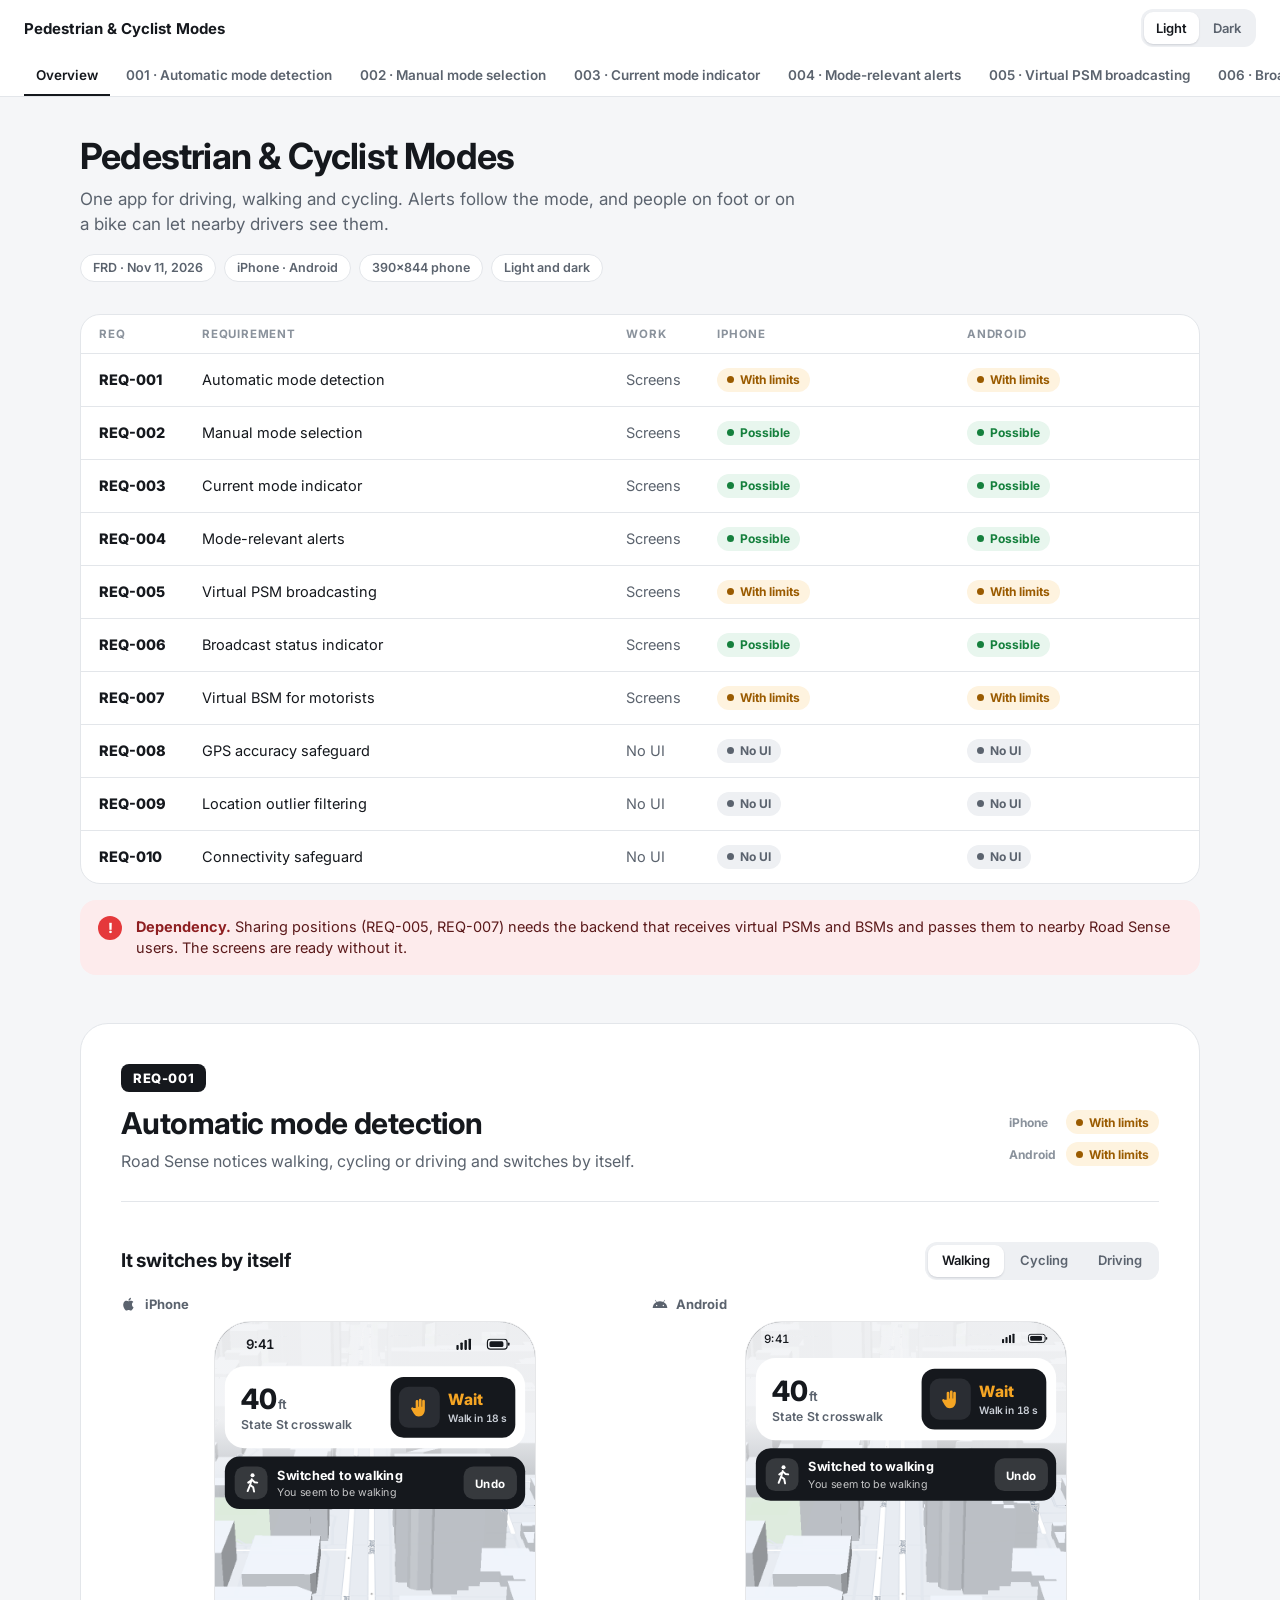
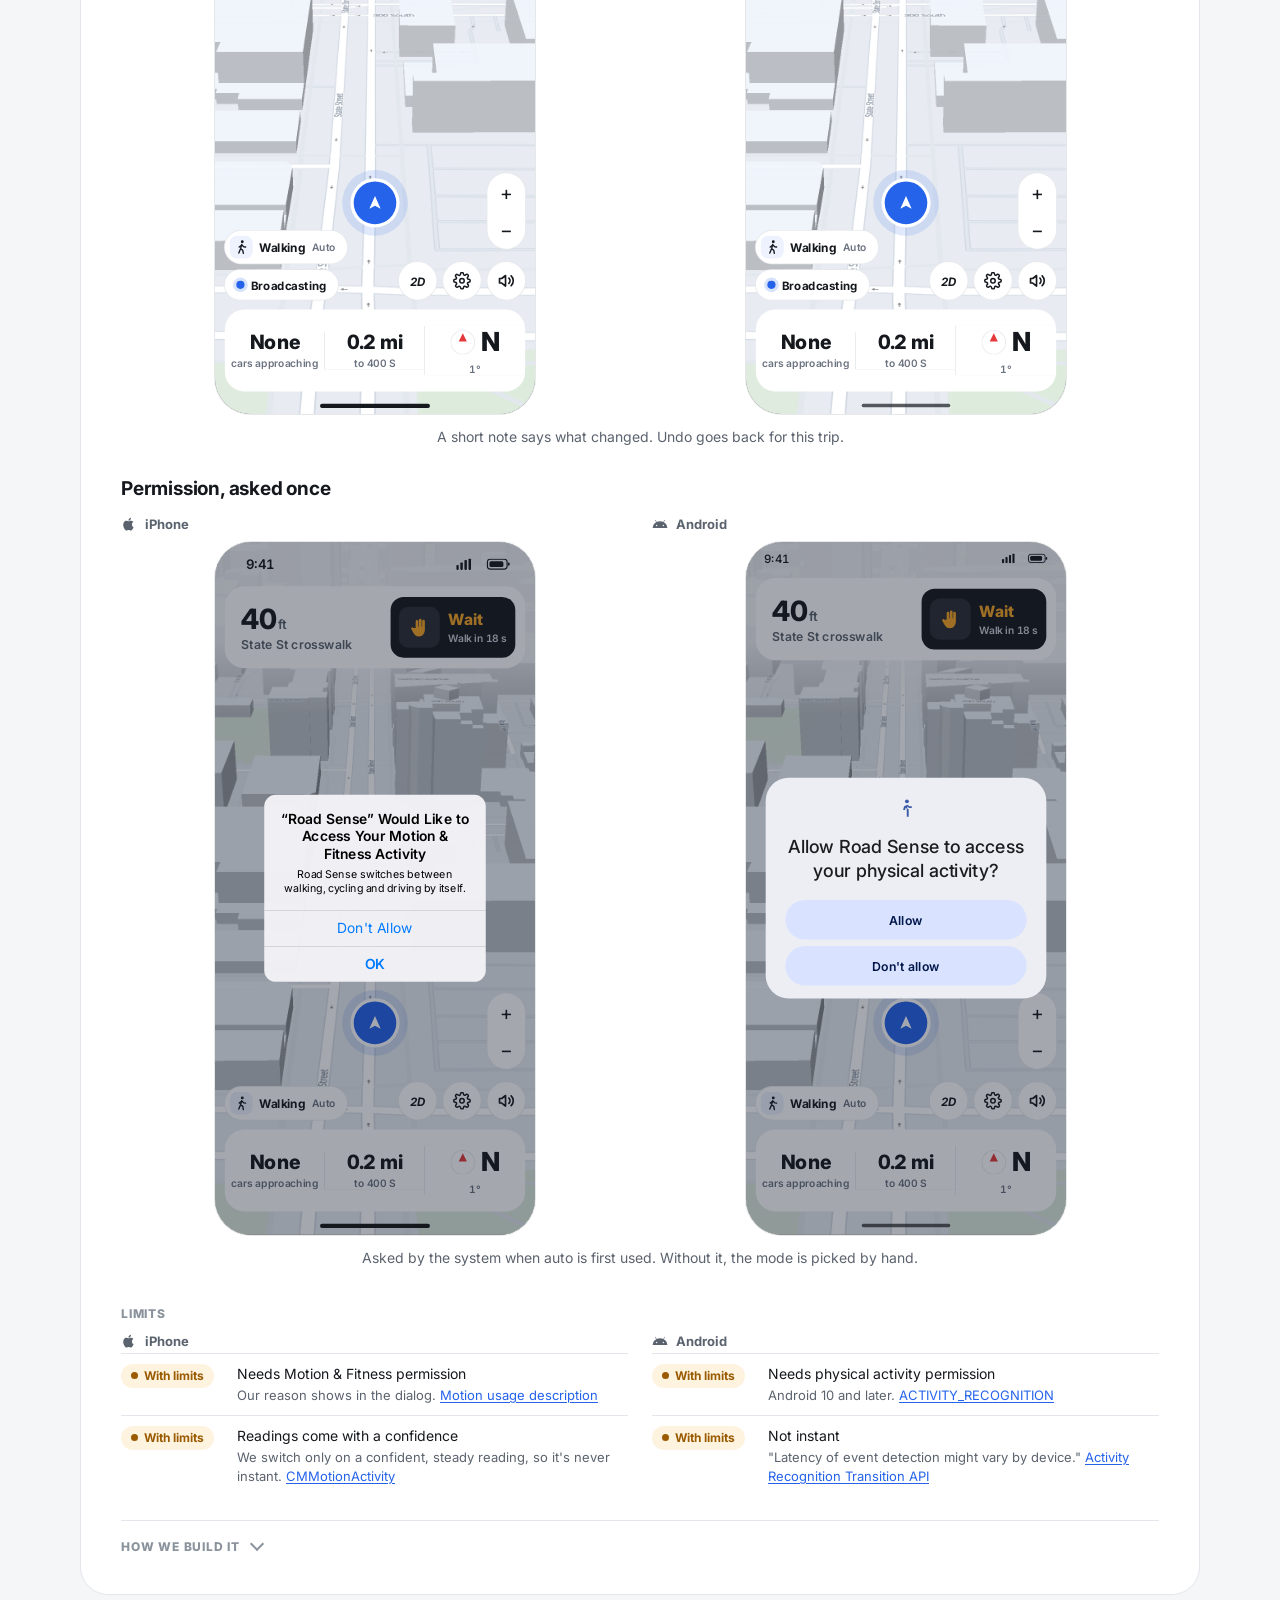
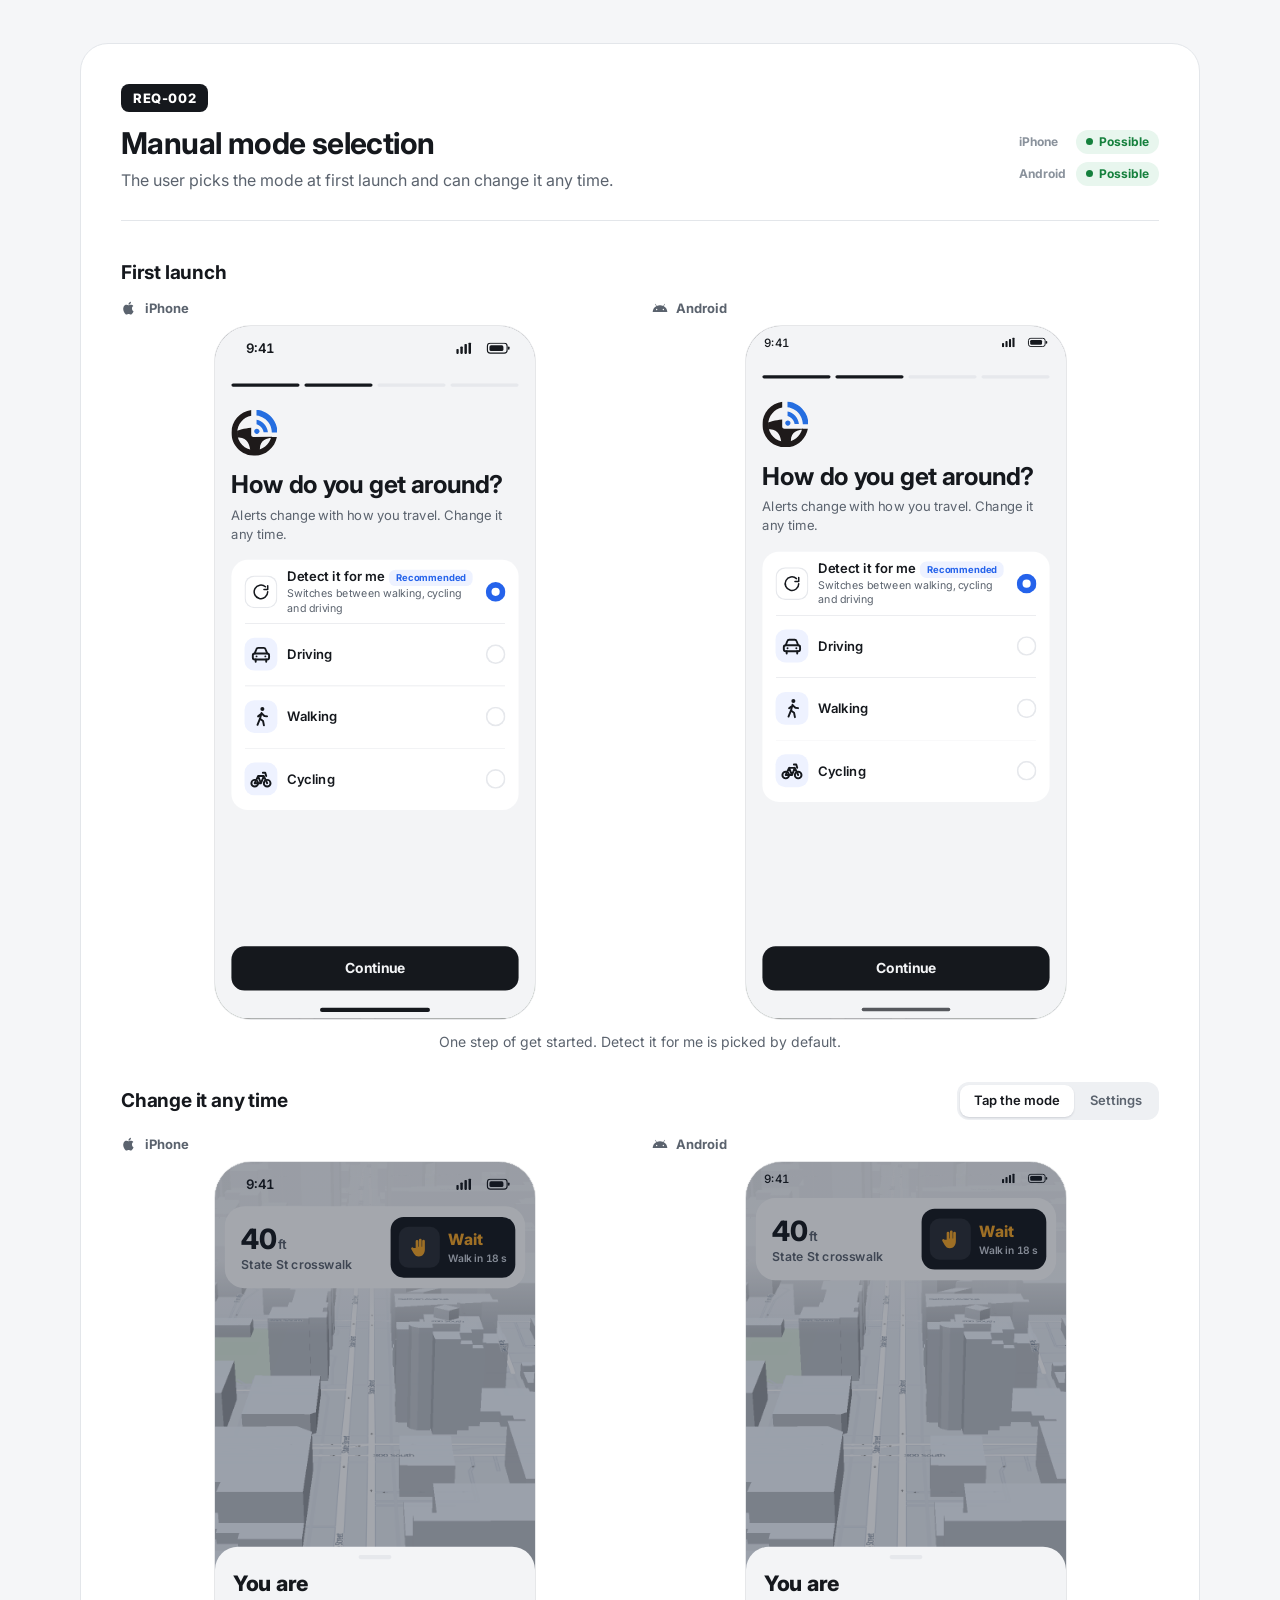
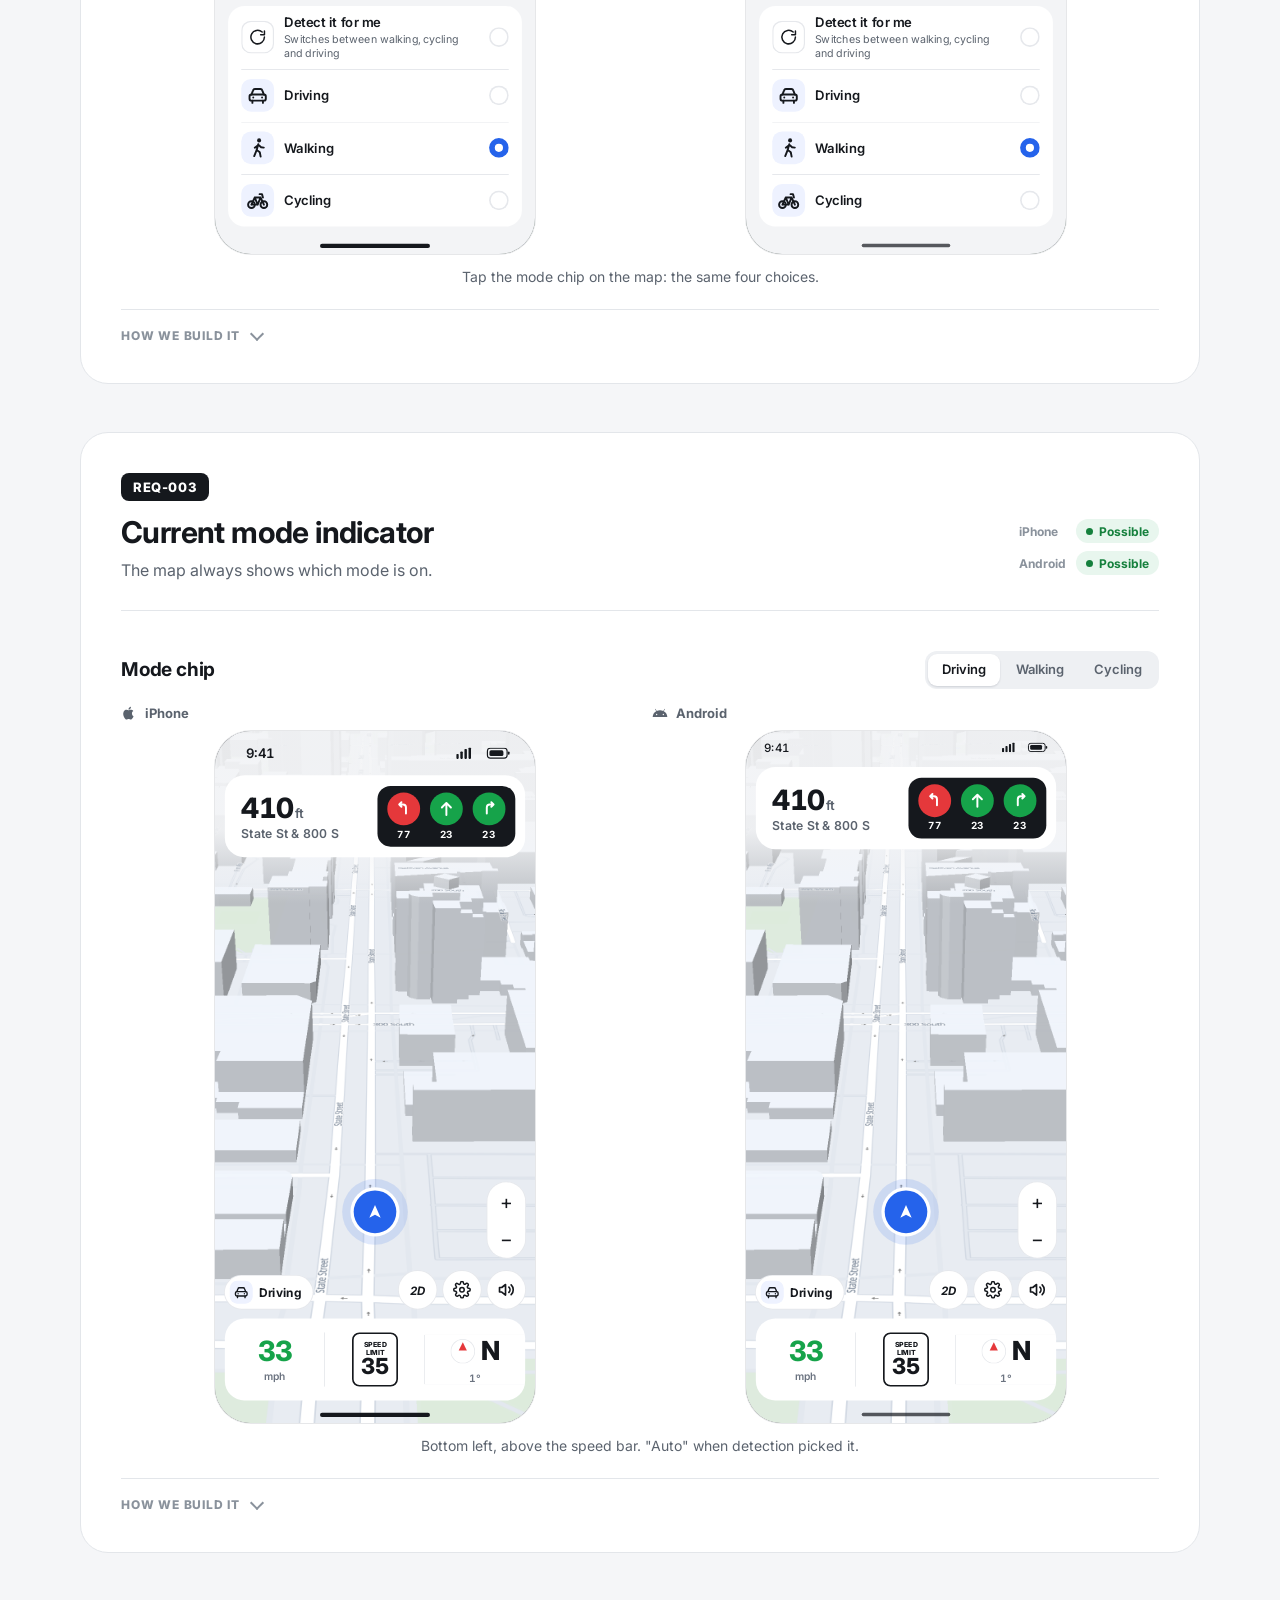
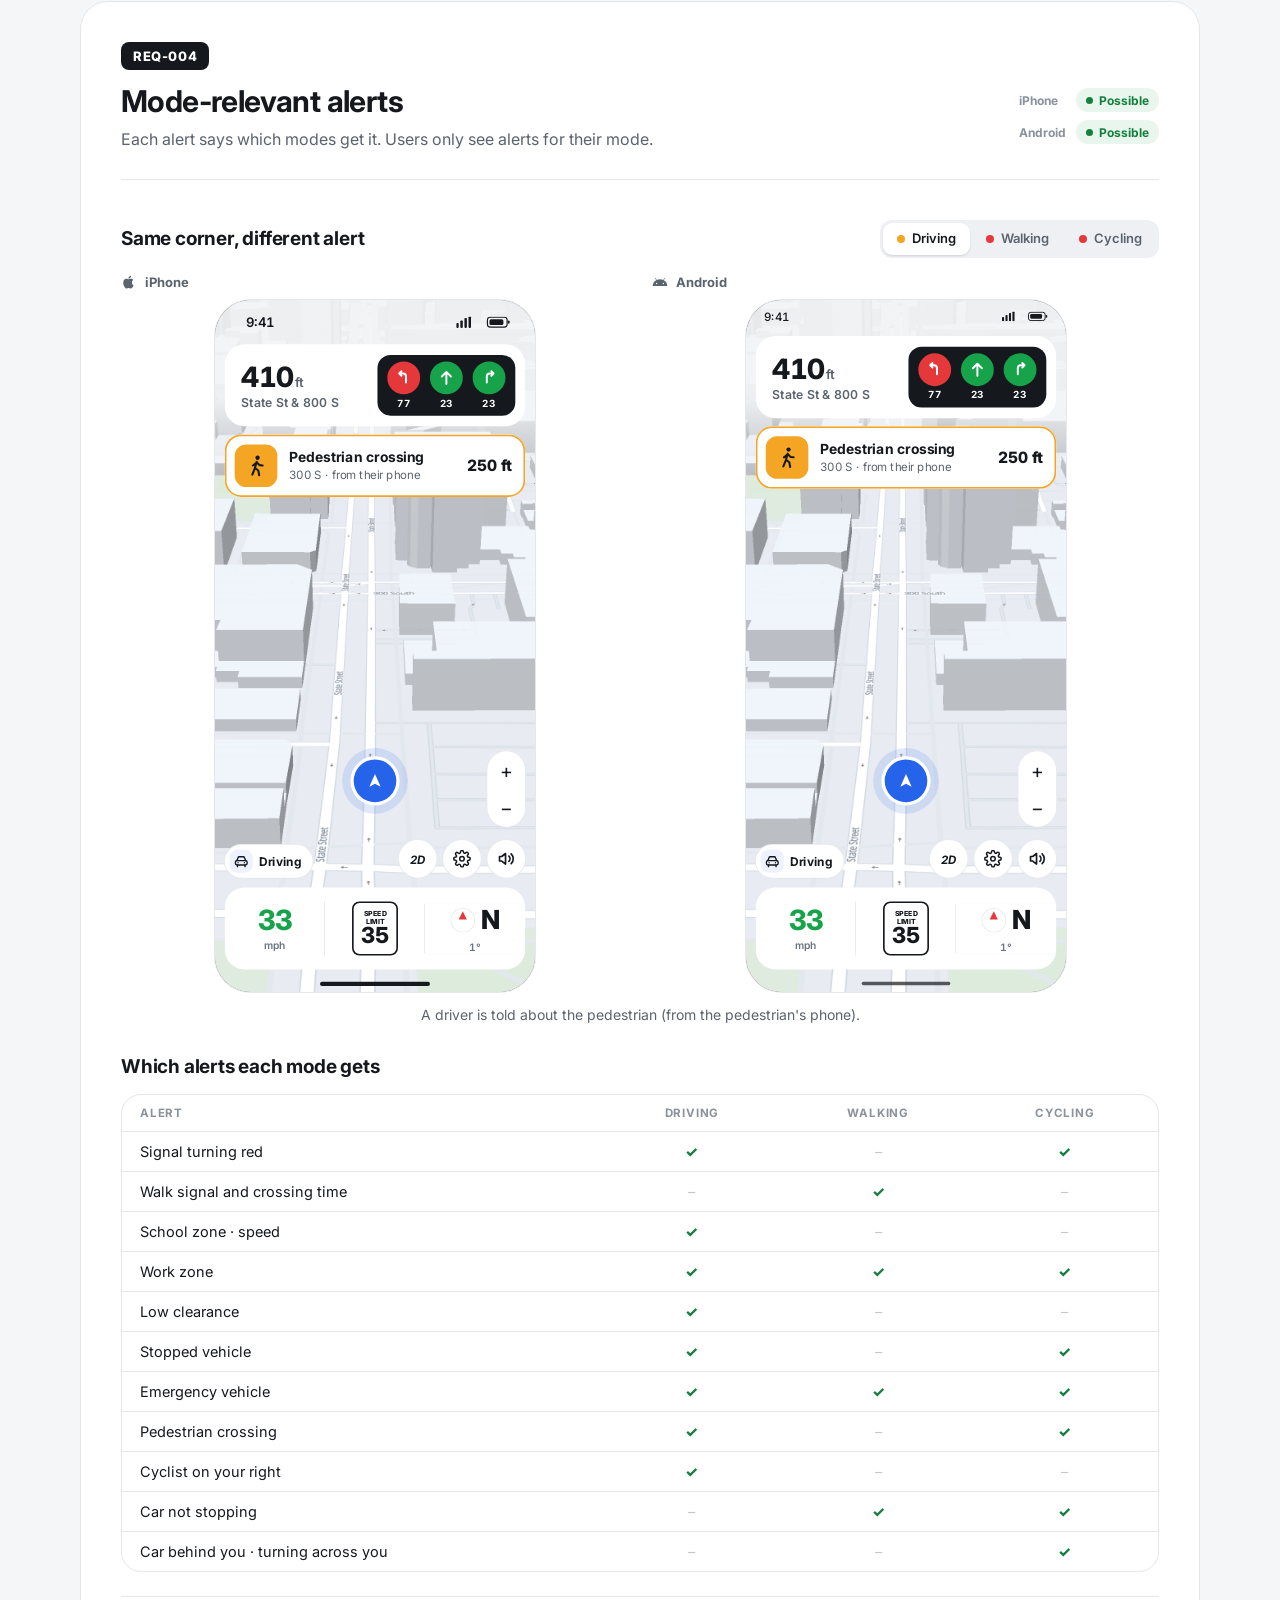
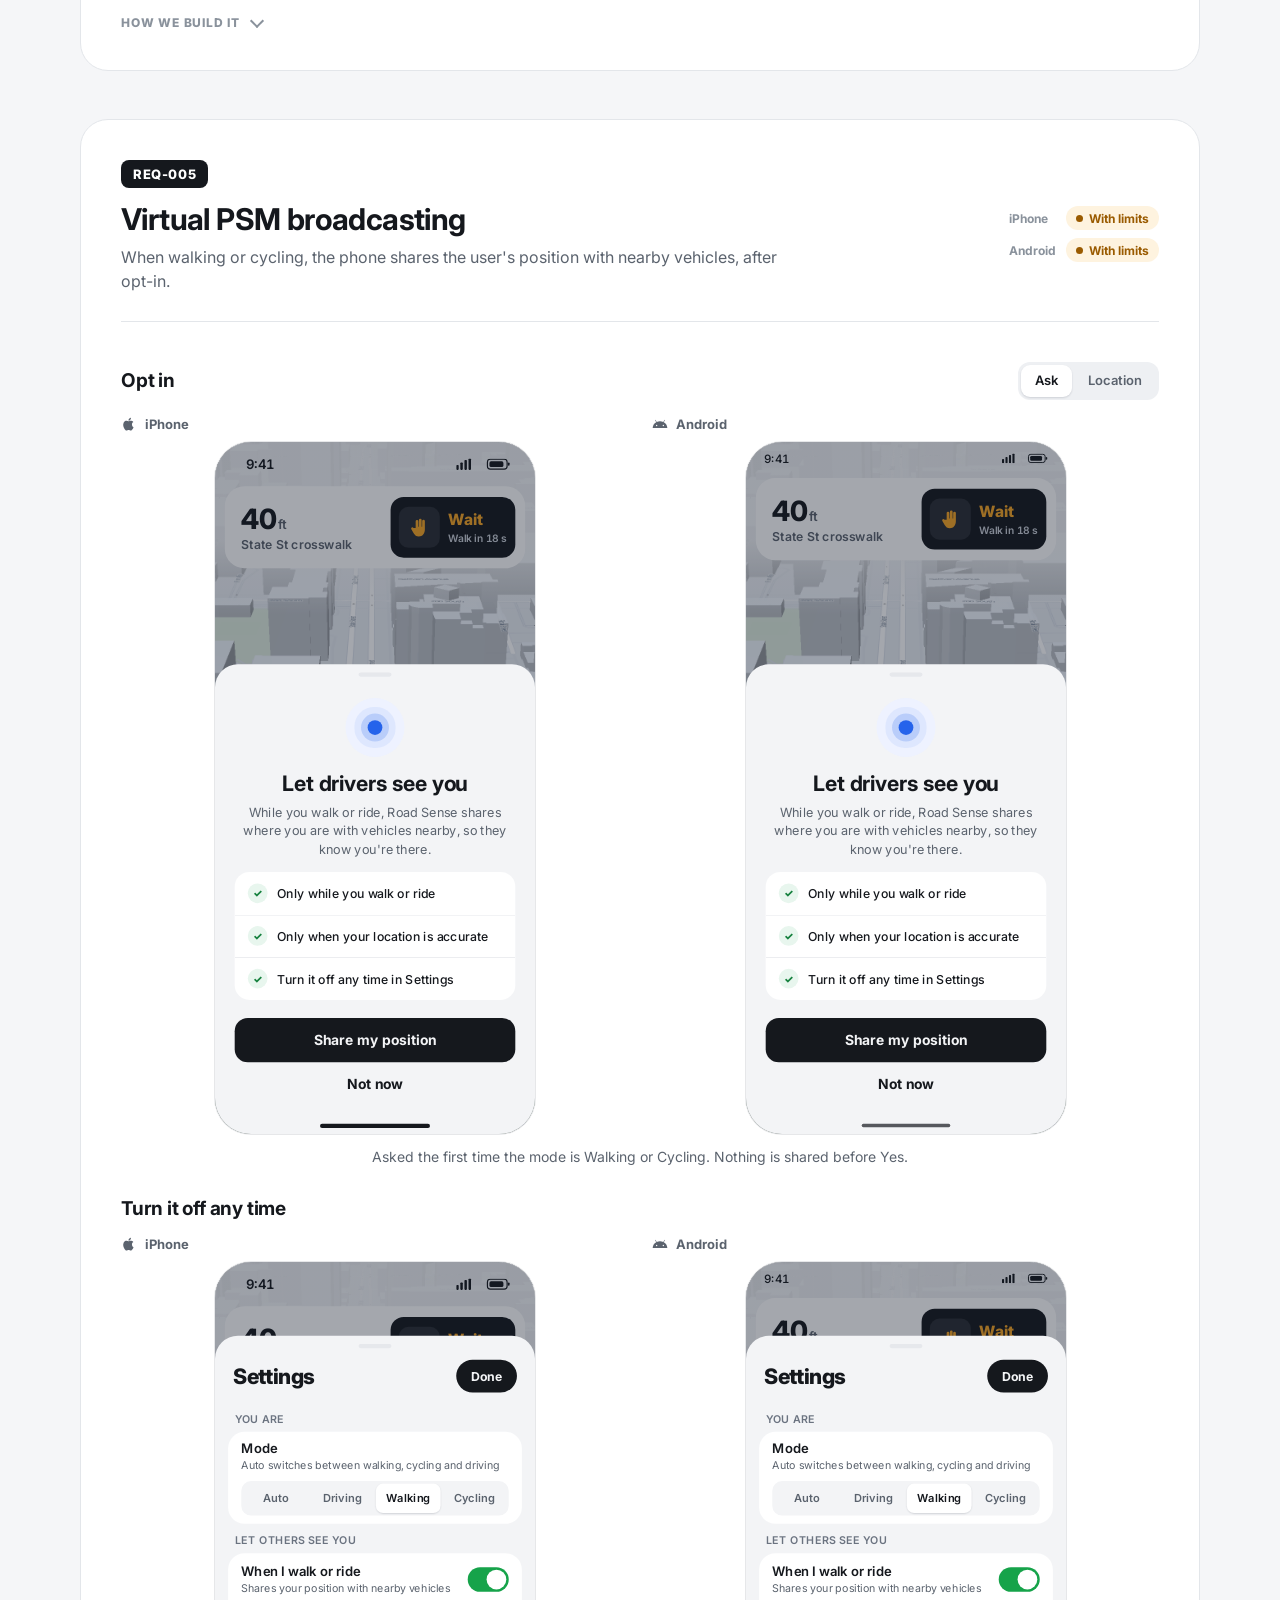
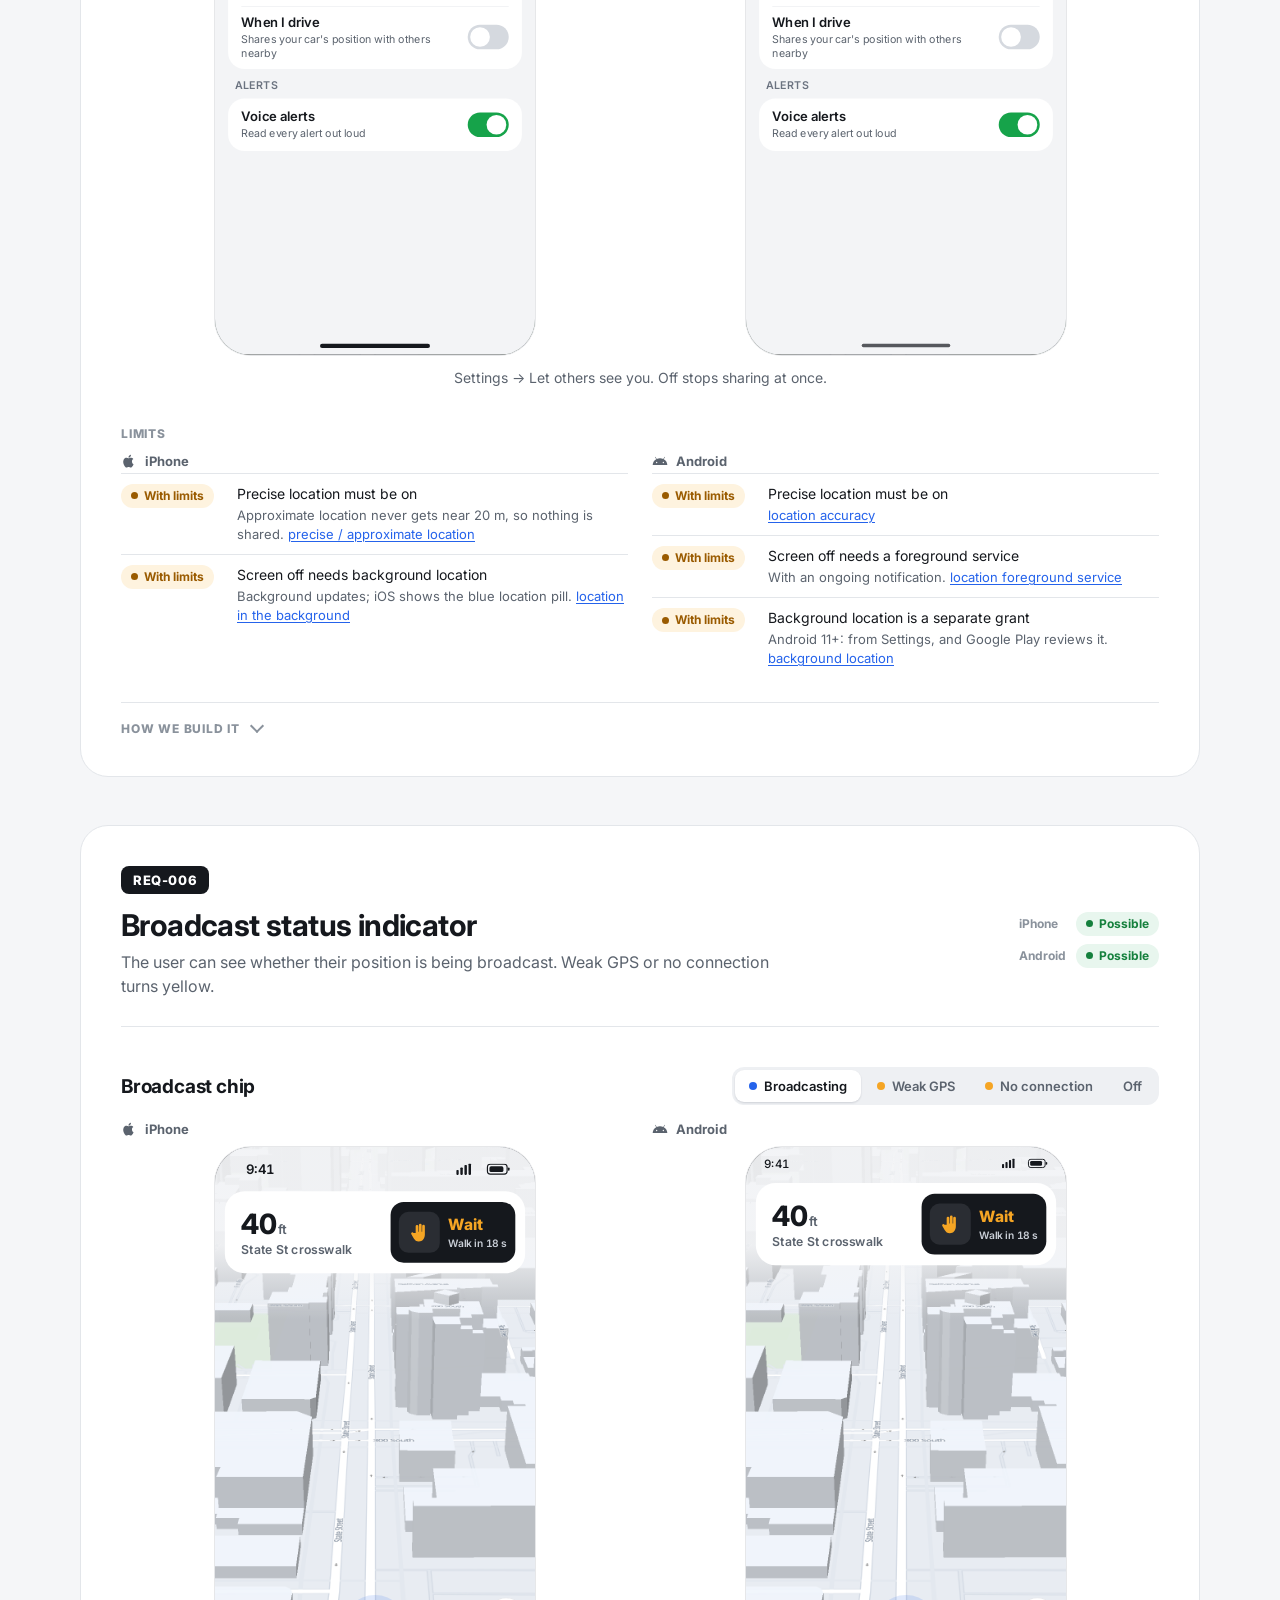
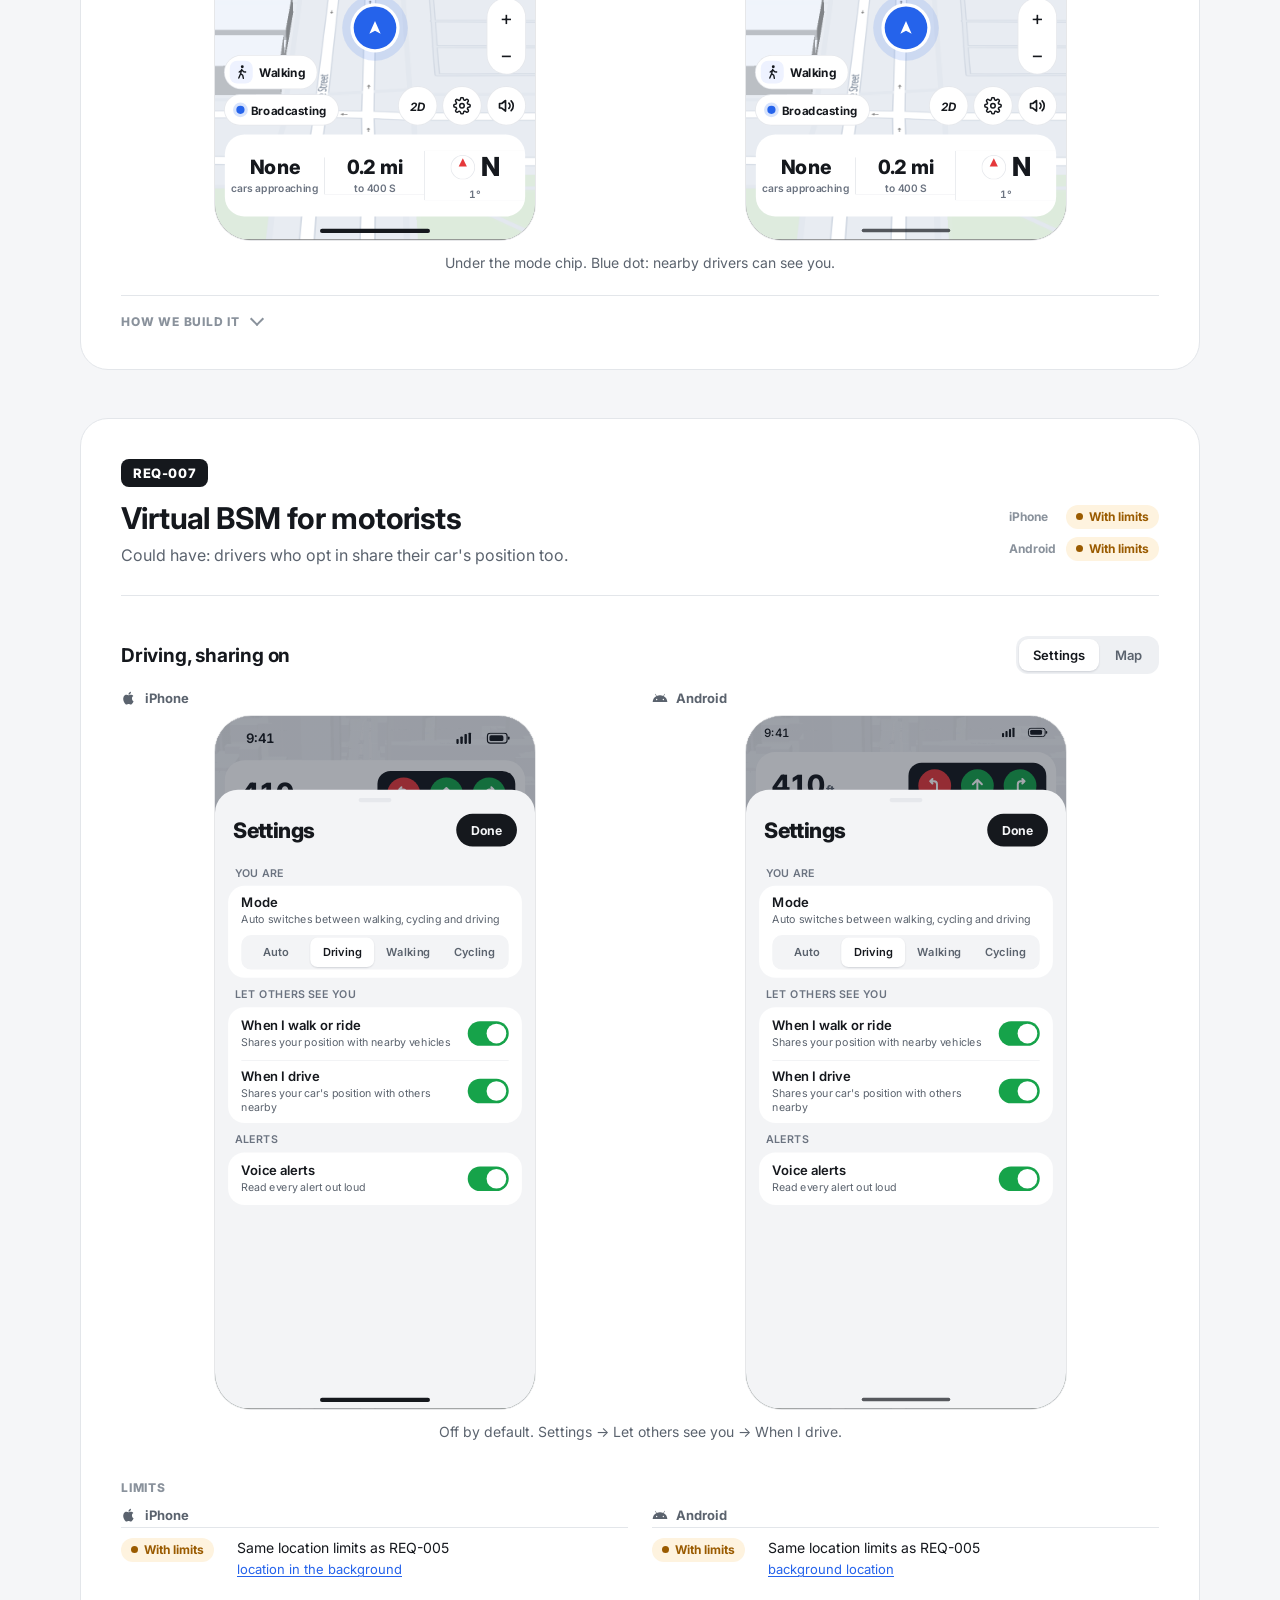
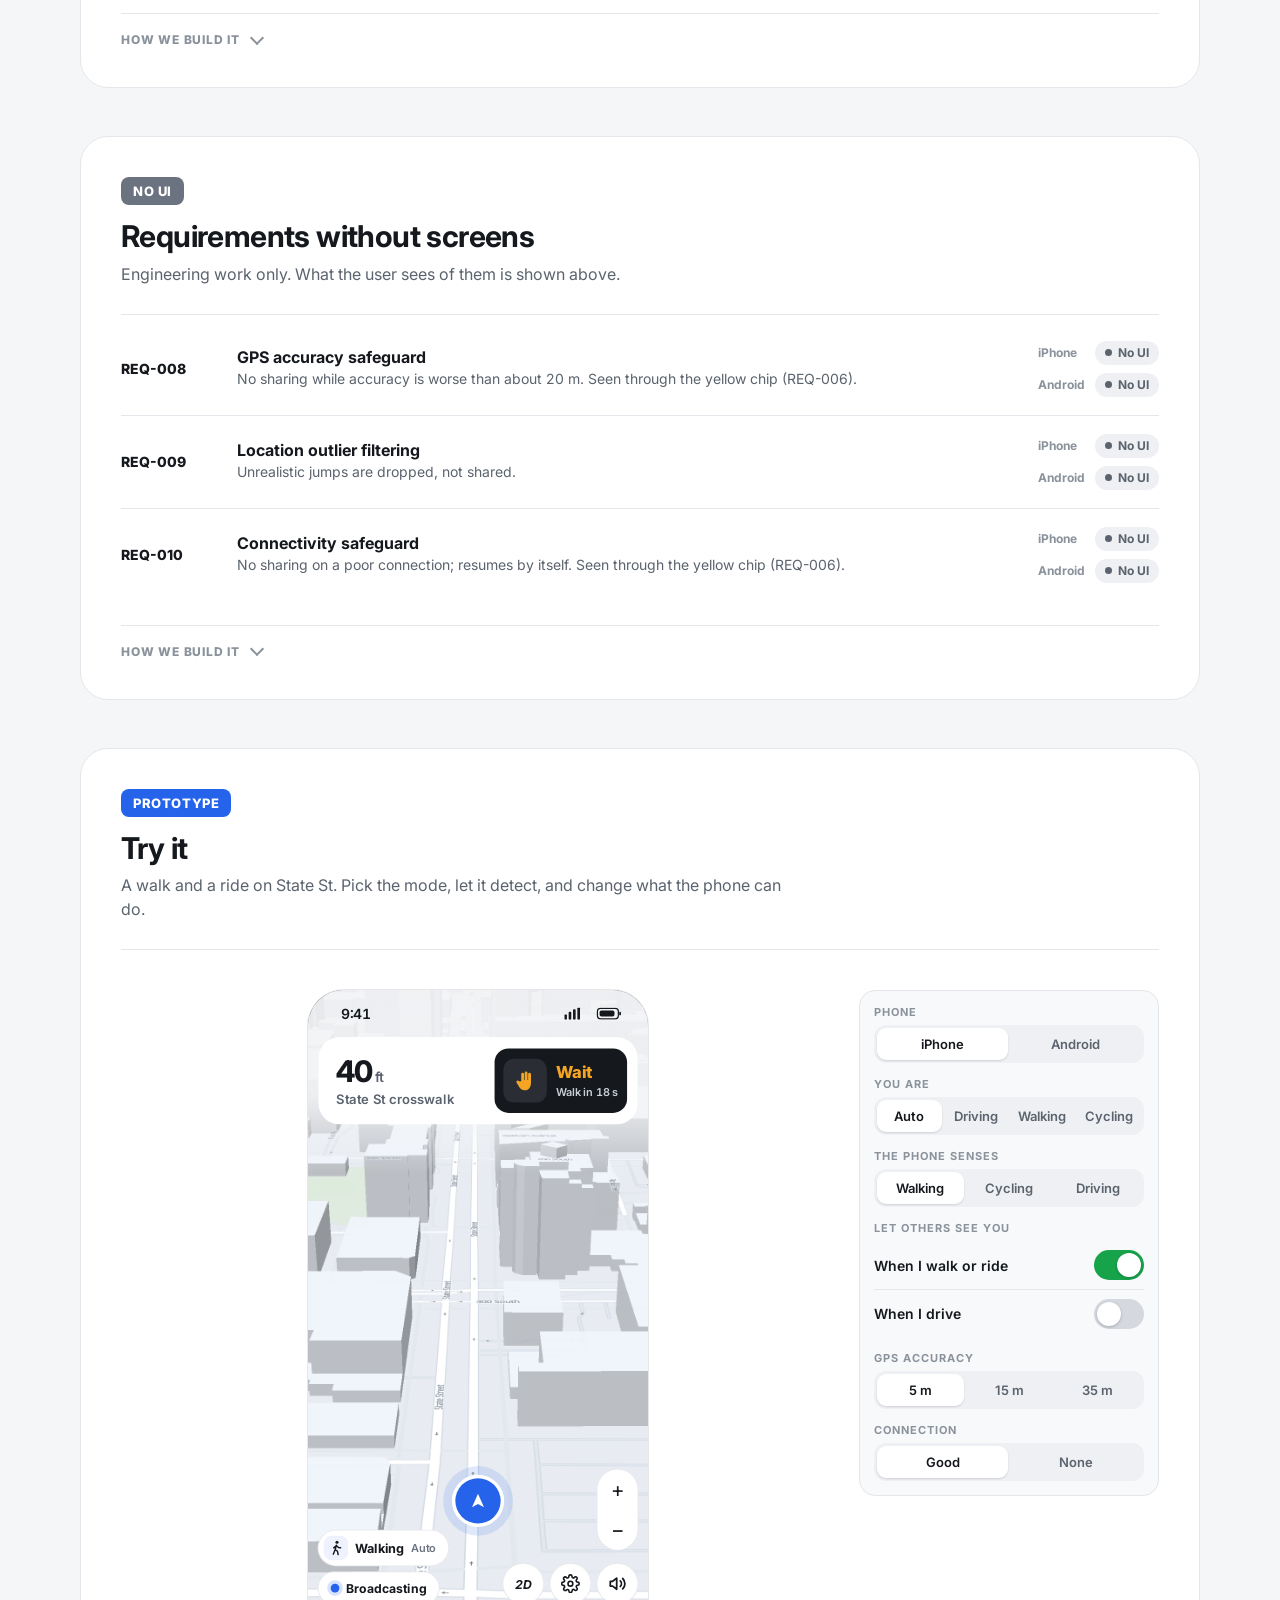
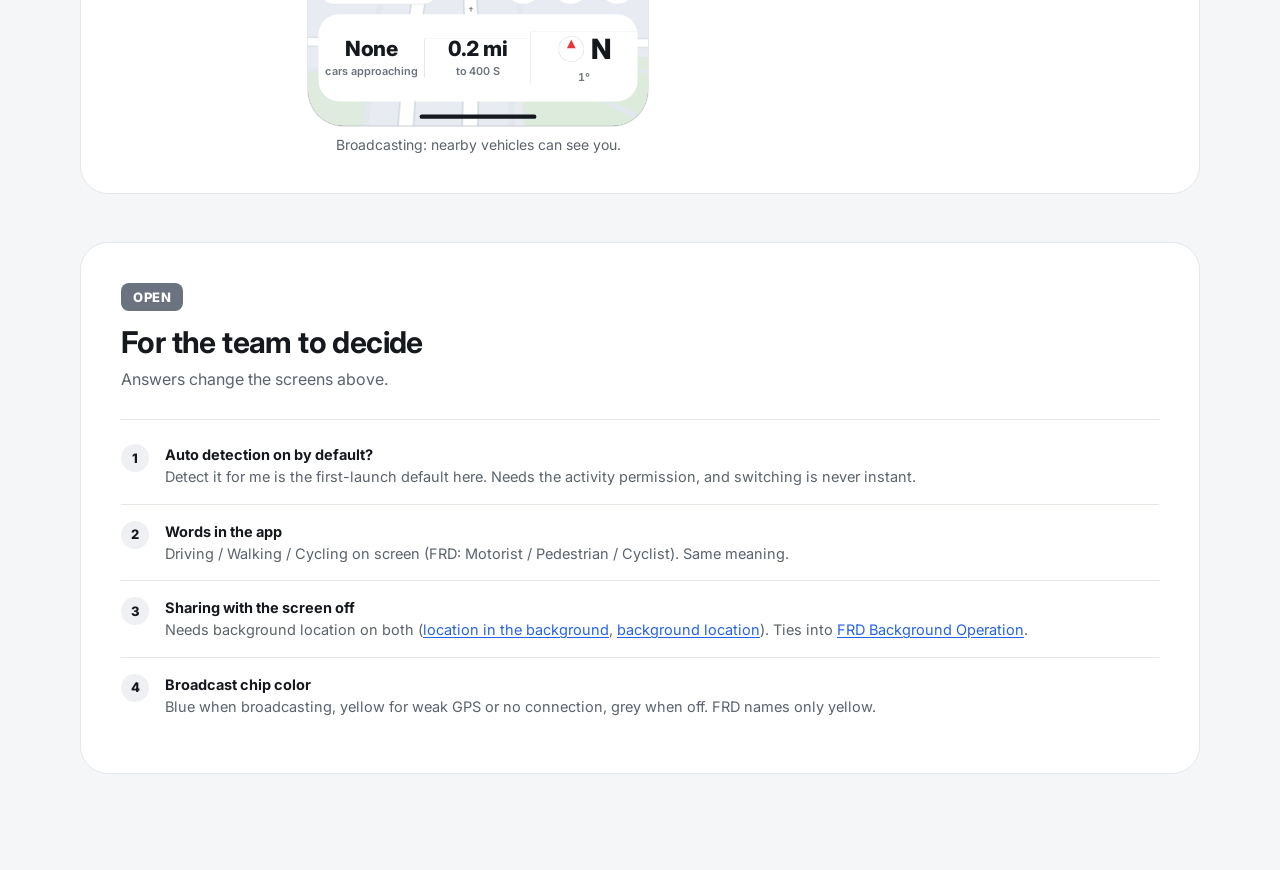
<file: features/ped-modes/index.html>
<!doctype html>
<html lang="en">
<head>
<meta charset="utf-8">
<meta name="viewport" content="width=device-width, initial-scale=1, viewport-fit=cover">
<title>Pedestrian &amp; Cyclist Modes — Road Sense</title>
<!-- Feature design: "Pedestrian & Cyclist Modes" (FRD, Nov 11 2026). Built on the feature-page blueprint
     (docs/features/FEATURE-PAGE-TEMPLATE.md): content lives in the F object. Phone screens use the demo map app's parts.
     Local: http://localhost:5178/web/features/ped-modes/  ·  demo: <demo>/features/ped-modes/ -->
<base href="../../app/">
<link rel="stylesheet" href="https://fonts.googleapis.com/css2?family=Inter:wght@400;500;600;700;800&display=swap">
<script>
/* Features menu = team only (user 2026-11-25: customers get this link). Open any page once with ?team to show it on
   this browser (remembered); ?team=0 hides it again. */
(function () { var q = new URLSearchParams(location.search), on = null; try { on = localStorage.getItem('rs-team'); } catch (e) {}
  if (q.has('team')) { on = q.get('team') === '0' ? '0' : '1'; try { localStorage.setItem('rs-team', on); } catch (e) {} }
  if (on === '1') document.documentElement.classList.add('team'); })();
</script>
<style>
  /* team-only Features menu (see the script above) */
  html:not(.team) .fn, html:not(.team) .fn-open, html:not(.team) .fn-back { display: none !important; }
  html:not(.team) { --navw: 0px !important; }
  /* ---------- Features nav (same as the demo page) ---------- */
  .fn { position: fixed; z-index: 160; left: 0; top: 0; bottom: 0; width: 248px; background: #fff; border-right: 1px solid var(--line); display: flex; flex-direction: column; padding: calc(12px + env(safe-area-inset-top, 0px)) 10px 12px; transform: translateX(-102%); transition: transform .26s cubic-bezier(.2, .8, .2, 1); }
  .fn-h { display: flex; align-items: center; gap: 10px; padding: 4px 8px 14px; }
  .fn-h img { width: 30px; height: 30px; }
  .fn-h b { font-size: 15px; font-weight: 700; flex: 1; }
  .fn-k { font-size: 11px; font-weight: 700; letter-spacing: 1px; text-transform: uppercase; color: #98A0AA; padding: 6px 10px 6px; }
  .fn-i { display: flex; align-items: center; gap: 10px; min-height: 48px; padding: 8px 10px; border-radius: 12px; color: var(--ink2); text-decoration: none; font-size: 14px; font-weight: 600; line-height: 1.25; }
  .fn-i:hover { background: #F3F4F6; color: var(--ink); }
  .fn-i.on { background: #EEF2FF; color: #1D4ED8; }
  .fn-i svg { width: 20px; height: 20px; flex: none; }
  .fn-i span { min-width: 0; }
  .fn-i small { display: block; font-size: 12px; font-weight: 500; color: #98A0AA; margin-top: 2px; }
  .fn-x { width: 36px; height: 36px; border: 0; border-radius: 18px; background: #EEF0F3; color: var(--ink); font-size: 16px; cursor: pointer; }
  .fn-back { position: fixed; inset: 0; z-index: 159; background: rgba(16, 24, 40, .28); opacity: 0; pointer-events: none; transition: opacity .25s; }
  body.fn-on .fn { transform: none; } body.fn-on .fn-back { opacity: 1; pointer-events: auto; }
  .fn-open { width: 40px; height: 40px; border: 0; border-radius: 12px; background: #EEF0F3; color: var(--ink); display: grid; place-items: center; cursor: pointer; flex: none; }
  .fn-open svg { width: 20px; height: 20px; }
  @media (min-width: 900px) {
    :root { --navw: 248px; }
    .fn { transform: none; transition: none; } .fn-x, .fn-back, .fn-open { display: none; }
  }

  /* =====================================================================================================
     FEATURE PAGE BLUEPRINT (docs/features/FEATURE-PAGE-TEMPLATE.md). Every feature page uses these blocks:
     .hero (title, one line, facts) · .ov (overview table + blocker) · .rq (one per UI requirement:
     header → screens → limits → how we build it) · .rq.noui (all requirements without UI, one list) ·
     .rq try (prototype) · .rq open (team decisions). Screens: .scrn = title + variant tabs + CarPlay | Android Auto.
     ===================================================================================================== */
  :root { --ink: #15181D; --ink2: #5B636E; --ink3: #8A929C; --line: #E3E6EA; --bg: #F5F6F8; --bar: 56px; --r: 20px; }
  * { box-sizing: border-box; }
  html, body { margin: 0; background: var(--bg); color: var(--ink); font-family: Inter, system-ui, -apple-system, 'Segoe UI', sans-serif; -webkit-font-smoothing: antialiased; }
  body { overflow-x: hidden; }
  a { color: #2563EB; text-underline-offset: 2px; }

  /* top bar + section tabs */
  .top { position: sticky; top: 0; z-index: 100; margin-left: var(--navw); background: rgba(255, 255, 255, .97); border-bottom: 1px solid var(--line); padding-top: env(safe-area-inset-top, 0px); }
  .top-r { min-height: var(--bar); display: flex; align-items: center; gap: 12px; padding: 0 24px; }
  .top-t { font-size: 15px; font-weight: 700; flex: 1; min-width: 0; white-space: nowrap; overflow: hidden; text-overflow: ellipsis; }
  .jump { display: flex; gap: 4px; padding: 0 24px; overflow-x: auto; scrollbar-width: none; }
  .jump::-webkit-scrollbar { display: none; }
  .jump a { flex: none; height: 40px; padding: 0 12px; display: flex; align-items: center; font-size: 13.5px; font-weight: 600; color: var(--ink2); text-decoration: none; border-bottom: 2px solid transparent; white-space: nowrap; cursor: pointer; }
  .jump a:hover { color: var(--ink); }
  .jump a.on { color: var(--ink); border-bottom-color: var(--ink); }
  .seg { display: flex; gap: 2px; padding: 3px; border-radius: 12px; background: #EEF0F3; flex: none; }
  .seg button { height: 32px; padding: 0 12px; border: 0; border-radius: 9px; background: transparent; font: 600 13px/1 Inter, sans-serif; color: var(--ink2); cursor: pointer; white-space: nowrap; }
  .seg button.on { background: #fff; color: var(--ink); box-shadow: 0 1px 2px rgba(16, 24, 40, .14); }

  main { margin-left: var(--navw); padding: 40px 24px 96px; }
  .wrap { max-width: 1120px; margin: 0 auto; }
  section { scroll-margin-top: 112px; }

  /* hero */
  .hero h1 { font-size: 36px; line-height: 1.1; letter-spacing: -.8px; margin: 0 0 10px; }
  .hero p { font-size: 17px; line-height: 1.5; color: var(--ink2); margin: 0; max-width: 720px; }
  .facts { display: flex; flex-wrap: wrap; gap: 8px; margin-top: 16px; }
  .facts span { height: 28px; padding: 0 12px; border-radius: 14px; background: #fff; border: 1px solid var(--line); font-size: 12.5px; font-weight: 600; color: var(--ink2); display: flex; align-items: center; }

  /* status chip: the only status vocabulary on the page */
  .st { display: inline-flex; align-items: center; gap: 6px; height: 24px; padding: 0 10px; border-radius: 12px; font-size: 12px; font-weight: 700; white-space: nowrap; }
  .st::before { content: ""; width: 7px; height: 7px; border-radius: 50%; background: currentColor; }
  .st.ok { background: #E8F6EE; color: #15803D; } .st.part { background: #FEF3DF; color: #9A5B00; } .st.no { background: #FDEBEC; color: #C62828; } .st.na { background: #EEF0F3; color: var(--ink2); }

  /* overview */
  .ov { margin-top: 32px; }
  .tbl { width: 100%; border-collapse: separate; border-spacing: 0; background: #fff; border: 1px solid var(--line); border-radius: var(--r); overflow: hidden; font-size: 14.5px; }
  .tbl th { text-align: left; font-size: 11.5px; font-weight: 700; letter-spacing: .8px; text-transform: uppercase; color: var(--ink3); padding: 12px 18px; border-bottom: 1px solid var(--line); }
  .tbl td { padding: 14px 18px; border-bottom: 1px solid var(--line); vertical-align: middle; }
  .tbl tr:last-child td { border-bottom: 0; }
  .tbl tr[data-go] { cursor: pointer; } .tbl tr[data-go]:hover td { background: #FAFBFC; }
  .tbl .id { font-weight: 800; white-space: nowrap; width: 1%; } .tbl .ui { color: var(--ink2); width: 1%; white-space: nowrap; }
  .alert { margin-top: 16px; display: flex; gap: 14px; align-items: flex-start; padding: 16px 18px; border-radius: 16px; background: #FDEBEC; font-size: 14.5px; line-height: 1.5; color: #5B1A1B; }
  .alert b { color: #8E1F21; }
  .alert i { flex: none; width: 24px; height: 24px; border-radius: 12px; background: #E5383B; color: #fff; font: 800 14px/24px Inter, sans-serif; text-align: center; font-style: normal; }

  /* requirement section */
  .rq { margin-top: 48px; background: #fff; border: 1px solid var(--line); border-radius: 28px; padding: 40px; }
  .rq-h { display: grid; grid-template-columns: minmax(0, 1fr) auto; gap: 8px 32px; padding-bottom: 28px; margin-bottom: 8px; border-bottom: 1px solid var(--line); }
  .rq-id { grid-column: 1 / -1; justify-self: start; height: 28px; padding: 0 12px; border-radius: 8px; background: var(--ink); color: #fff; font-size: 13px; font-weight: 800; letter-spacing: .6px; display: flex; align-items: center; }
  .rq-h h2 { font-size: 30px; line-height: 1.15; letter-spacing: -.6px; margin: 6px 0 0; }
  .rq-h p { grid-column: 1; font-size: 16px; line-height: 1.5; color: var(--ink2); margin: 0; max-width: 680px; }
  .rq-st { grid-column: 2; grid-row: 2 / span 2; align-self: start; display: grid; grid-template-columns: auto auto; gap: 8px 10px; align-items: center; margin-top: 10px; }
  .rq-st span.k { font-size: 12px; font-weight: 700; color: var(--ink3); }
  .rq.try .rq-id { background: #2563EB; } .rq.open .rq-id, .rq.noui .rq-id { background: #6B7380; }

  /* screen block: title + variant tabs, then CarPlay | Android Auto, same size, then one caption line */
  .scrn { padding-top: 32px; }
  .scrn-h { display: flex; align-items: center; gap: 16px; flex-wrap: wrap; margin-bottom: 16px; }
  .scrn-h h3 { font-size: 19px; letter-spacing: -.2px; margin: 0; flex: 1; min-width: 160px; }
  .tabs { display: flex; gap: 2px; padding: 3px; border-radius: 12px; background: #EEF0F3; overflow-x: auto; scrollbar-width: none; max-width: 100%; }
  .tabs button { height: 32px; padding: 0 14px; border: 0; border-radius: 9px; background: transparent; font: 600 13px/1 Inter, sans-serif; color: var(--ink2); cursor: pointer; white-space: nowrap; display: flex; align-items: center; gap: 7px; }
  .tabs button.on { background: #fff; color: var(--ink); box-shadow: 0 1px 2px rgba(16, 24, 40, .14); }
  .tabs i { width: 8px; height: 8px; border-radius: 50%; }
  .pair { display: grid; grid-template-columns: repeat(2, minmax(0, 1fr)); gap: 24px; }
  .ph-w { max-width: 320px; margin: 0 auto; }
  .plat { display: flex; align-items: center; gap: 8px; font-size: 13px; font-weight: 700; color: var(--ink2); margin-bottom: 10px; }
  .plat svg { width: 16px; height: 16px; }
  .fr { position: relative; width: 100%; overflow: hidden; border-radius: 14px; box-shadow: 0 0 0 1px rgba(16, 24, 40, .08); background: #000; }
  .fr.ph { border-radius: 28px 28px 14px 14px; }
  .fr > .scr { position: absolute; left: 0; top: 0; transform-origin: 0 0; }
  .scrn-c { margin: 14px 0 0; font-size: 14px; color: var(--ink2); text-align: center; }

  /* limits: every "can't" or "only if" of the requirement, one short line + its rule link */
  .lim { margin-top: 40px; display: grid; grid-template-columns: repeat(2, minmax(0, 1fr)); gap: 0 24px; }
  .lim-k, .how summary { font-size: 12px; font-weight: 800; letter-spacing: .8px; text-transform: uppercase; color: var(--ink3); }
  .lim-k { grid-column: 1 / -1; margin-bottom: 12px; }
  .lim ul { list-style: none; margin: 0; padding: 0; }
  .lim li { display: grid; grid-template-columns: 104px minmax(0, 1fr); gap: 12px; align-items: start; padding: 10px 0; border-top: 1px solid var(--line); font-size: 14px; line-height: 1.45; color: var(--ink); }
  .lim li .st { justify-self: start; }
  .lim li small { display: block; color: var(--ink2); font-size: 13px; margin-top: 2px; }
  .lim .plat { margin: 0 0 4px; }

  /* how we build it: closed by default */
  .how { margin-top: 24px; border-top: 1px solid var(--line); }
  .how summary { list-style: none; cursor: pointer; display: flex; align-items: center; gap: 8px; padding: 18px 0 0; }
  .how summary::-webkit-details-marker { display: none; }
  .how summary::after { content: ""; width: 8px; height: 8px; border-right: 2px solid currentColor; border-bottom: 2px solid currentColor; transform: rotate(45deg); margin: -4px 0 0 4px; }
  .how[open] summary::after { transform: rotate(225deg); margin-top: 4px; }
  .how-g { display: grid; grid-template-columns: repeat(2, minmax(0, 1fr)); gap: 24px; margin-top: 16px; }
  .how ul { margin: 0; padding-left: 18px; font-size: 14px; line-height: 1.55; color: var(--ink2); }
  .how li + li { margin-top: 6px; }
  .how li b { color: var(--ink); }
  .how code { overflow-wrap: anywhere; font: 600 12.5px/1.5 ui-monospace, Menlo, monospace; background: #F3F4F6; padding: 1px 5px; border-radius: 5px; color: var(--ink); }

  /* requirements without UI: one list */
  .nu { list-style: none; margin: 8px 0 0; padding: 0; }
  .nu li { display: grid; grid-template-columns: 96px minmax(0, 1fr) auto; gap: 8px 20px; align-items: center; padding: 18px 0; border-bottom: 1px solid var(--line); }
  .nu li:last-child { border-bottom: 0; }
  .nu b { font-size: 14px; font-weight: 800; }
  .nu h4 { margin: 0; font-size: 16px; } .nu p { margin: 2px 0 0; font-size: 14px; color: var(--ink2); line-height: 1.45; }
  .nu .rq-st { grid-column: 3; grid-row: 1; margin: 0; }

  /* team decisions */
  .dec { list-style: none; counter-reset: d; margin: 8px 0 0; padding: 0; }
  .dec li { counter-increment: d; display: grid; grid-template-columns: 32px minmax(0, 1fr); gap: 12px; padding: 16px 0; border-bottom: 1px solid var(--line); font-size: 14.5px; line-height: 1.5; color: var(--ink2); }
  .dec li:last-child { border-bottom: 0; }
  .dec li::before { content: counter(d); width: 28px; height: 28px; border-radius: 14px; background: #EEF0F3; color: var(--ink); font-weight: 800; font-size: 13px; display: grid; place-items: center; }
  .dec b { color: var(--ink); display: block; }

  /* try it */
  .try-g { display: grid; grid-template-columns: minmax(0, 1fr) 300px; gap: 24px; align-items: start; padding-top: 32px; }
  .ctl { background: #F8F9FA; border: 1px solid var(--line); border-radius: 16px; padding: 14px; display: flex; flex-direction: column; gap: 14px; }
  .ctl-k { font-size: 11px; font-weight: 700; letter-spacing: 1px; text-transform: uppercase; color: var(--ink3); margin-bottom: 6px; }
  .ctl .seg { width: 100%; } .ctl .seg button { flex: 1; padding: 0 6px; }
  .ctl-row { display: flex; align-items: center; gap: 8px; }
  .pbtn { width: 44px; height: 44px; border-radius: 22px; border: 1px solid var(--line); background: #fff; display: grid; place-items: center; cursor: pointer; color: var(--ink); flex: none; }
  .pbtn.pri { background: var(--ink); border-color: var(--ink); color: #fff; }
  .pbtn svg { width: 18px; height: 18px; }
  .now { font-size: 13px; font-weight: 600; color: var(--ink2); min-width: 0; flex: 1; }
  .say { font-size: 13px; line-height: 1.4; color: var(--ink2); padding: 10px 12px; border-radius: 12px; background: #fff; border: 1px solid var(--line); min-height: 40px; }
  .say b { color: var(--ink); }
  .tg-row { display: flex; align-items: center; gap: 12px; min-height: 48px; cursor: pointer; border: 0; background: none; padding: 0; text-align: left; width: 100%; font: inherit; color: inherit; }
  .tg-row + .tg-row { border-top: 1px solid var(--line); }
  .tg-row span { flex: 1; font-size: 14px; font-weight: 600; } .tg-row small { display: block; font-size: 12px; font-weight: 500; color: var(--ink2); }
  .tg { width: 50px; height: 30px; border-radius: 15px; background: #D5D9DF; position: relative; flex: none; }
  .tg i { position: absolute; left: 3px; top: 3px; width: 24px; height: 24px; border-radius: 50%; background: #fff; box-shadow: 0 1px 3px rgba(16, 24, 40, .25); }
  .tg.on { background: #16A34A; } .tg.on i { transform: translateX(20px); }
  .scn { display: flex; flex-direction: column; gap: 2px; }
  .scn button { display: flex; align-items: center; gap: 10px; padding: 9px 8px; border: 0; border-radius: 10px; background: transparent; text-align: left; cursor: pointer; font: 500 14px/1.25 Inter, sans-serif; color: var(--ink); }
  .scn button.on { background: #EEF2FF; }
  .scn i { width: 10px; height: 10px; border-radius: 50%; flex: none; background: #CBD1D8; }
  .scn .lv-adv i { background: #2563EB; } .scn .lv-warn i { background: #F5A524; } .scn .lv-crit i { background: #E5383B; } .scn .lv-ok i { background: #16A34A; }
  .cap { margin-top: 10px; font-size: 14px; color: var(--ink2); text-align: center; }

  @media (max-width: 1100px) { .try-g { grid-template-columns: minmax(0, 1fr); } }
  @media (max-width: 760px) {
    main { padding: 28px 16px 72px; } .top-r, .jump { padding-left: 16px; padding-right: 16px; }
    .hero h1 { font-size: 28px; } .hero p { font-size: 16px; }
    .rq { padding: 24px 16px; border-radius: 22px; margin-top: 32px; }
    .rq-h { grid-template-columns: minmax(0, 1fr); } .rq-h h2 { font-size: 24px; } .rq-st { grid-column: 1; grid-row: auto; justify-self: start; }
    .pair, .lim, .how-g { grid-template-columns: minmax(0, 1fr); } .pair { gap: 20px; } .lim .plat { margin-top: 16px; }
    .scrn-h { flex-direction: column; align-items: flex-start; gap: 12px; }
    .tabs { width: 100%; } .tabs button { flex: 1; justify-content: center; padding: 0 6px; gap: 5px; font-size: 12.5px; }
    .tbl:not(.mt) thead { display: none; } .tbl:not(.mt), .tbl:not(.mt) tbody, .tbl:not(.mt) tr { display: block; } .tbl:not(.mt) tr { display: grid; grid-template-columns: auto minmax(0, 1fr); gap: 6px 12px; padding: 14px 16px; border-bottom: 1px solid var(--line); } .tbl:not(.mt) tr:last-child { border-bottom: 0; }
    .tbl:not(.mt) td { border: 0; padding: 0; } .tbl:not(.mt) td.ui { display: none; } .tbl:not(.mt) td[data-k] { grid-column: 1 / -1; display: flex; align-items: center; gap: 10px; } .tbl:not(.mt) td[data-k]::before { content: attr(data-k); width: 96px; font-size: 12px; font-weight: 700; color: var(--ink3); }
    .nu li { grid-template-columns: minmax(0, 1fr); } .nu .rq-st { grid-column: 1; grid-row: auto; }
  }
  .tbl.mt { margin-top: 4px; } .tbl.mt td, .tbl.mt th { padding: 11px 18px; } .tbl .c { text-align: center; width: 18%; }
  .tbl i.yes { font-style: normal; font-weight: 800; color: #15803D; } .tbl i.no { font-style: normal; color: #C3C8CF; }
  @media (max-width: 760px) { .tbl.mt td, .tbl.mt th { padding: 10px 8px; font-size: 13px; } .tbl.mt th { font-size: 10.5px; letter-spacing: .3px; } }
  /* ================= phone screens (the map app's look: web/index.html, LiveDrive.dc.html) ================= */
  .ph-w { max-width: 320px; margin: 0 auto; }
  .fr.ph { border-radius: 36px; box-shadow: 0 0 0 1px rgba(16, 24, 40, .1); }
  .scr { --ink: #15181D; --ink2: #5B636E; --ink3: #6B7380; --line: #E6E8EC; --card: #FFFFFF; --bg: #F3F4F6; --raise: #F3F4F6;
    --adv: #2563EB; --warn: #F5A524; --crit: #E5383B; --ok: #16A34A; --accent: #2563EB;
    position: relative; overflow: hidden; background: var(--bg); color: var(--ink); font-family: Inter, sans-serif; font-feature-settings: 'tnum' 1; }
  .scr.dark { --ink: #F1F3F6; --ink2: #AAB2BD; --ink3: #838C99; --line: #2B323C; --card: #191E25; --bg: #0D1015; --raise: #222831; --accent: #7AA9FF; color-scheme: dark; }
  .phn { width: 390px; height: 844px; }
  .mapbg { position: absolute; inset: 0; background: url(img/map-plain.png) center / cover; }
  .dark .mapbg { filter: invert(.92) hue-rotate(180deg) brightness(.85) contrast(.9); }
  .fade { position: absolute; left: 0; right: 0; top: 0; height: 210px; background: linear-gradient(var(--bg) 0, var(--bg) 120px, transparent); opacity: .9; }
  .sb { position: absolute; left: 0; right: 0; top: 0; height: 54px; display: flex; align-items: center; justify-content: space-between; padding: 0 30px 0 38px; font-size: 16px; font-weight: 600; z-index: 3; }
  .sb svg { width: 66px; height: 14px; }
  .and .sb { height: 40px; padding: 0 22px; font-size: 14px; font-weight: 500; }
  .and .sb svg { width: 56px; height: 12px; }
  .home { position: absolute; left: 50%; bottom: 8px; width: 134px; height: 5px; margin-left: -67px; border-radius: 3px; background: var(--ink); z-index: 6; }
  .and .home { width: 108px; height: 4px; margin-left: -54px; bottom: 9px; opacity: .7; }
  /* top card: next crossing + signal */
  .tc { position: absolute; left: 12px; right: 12px; top: 54px; height: 100px; border-radius: 24px; background: var(--card); display: flex; align-items: center; padding: 0 12px 0 20px; gap: 10px; }
  .and .tc { top: 44px; }
  .tc-d { flex: 1; min-width: 0; } .tc-d b { font-size: 34px; font-weight: 800; letter-spacing: -.8px; } .tc-d b small { font-size: 16px; font-weight: 600; color: var(--ink2); margin-left: 2px; letter-spacing: 0; }
  .tc-d div { font-size: 15px; font-weight: 600; color: var(--ink2); margin-top: 2px; white-space: nowrap; overflow: hidden; text-overflow: ellipsis; }
  .head { height: 74px; border-radius: 16px; background: #15181D; display: flex; align-items: center; gap: 8px; padding: 0 10px; }
  .dark .head { background: #0A0C10; box-shadow: inset 0 0 0 1px #2B323C; }
  .lens { width: 44px; text-align: center; } .lens i { display: grid; place-items: center; width: 40px; height: 40px; margin: 0 auto; border-radius: 50%; background: var(--ok); color: #fff; } .lens i svg { width: 22px; height: 22px; }
  .lens.r i { background: var(--crit); } .lens b { display: block; font-size: 12px; font-weight: 700; color: #fff; margin-top: 3px; }
  .wait { display: flex; align-items: center; gap: 10px; } .wait i { width: 50px; height: 50px; border-radius: 12px; background: #2A2D33; display: grid; place-items: center; } .wait i svg { width: 28px; height: 28px; }
  .wait b { display: block; font-size: 19px; font-weight: 800; color: #F5A524; } .wait span { font-size: 12.5px; font-weight: 600; color: #C9CED6; }
  /* alert card under the top card */
  .ac { position: absolute; left: 12px; right: 12px; top: 164px; height: 76px; border-radius: 20px; background: var(--card); display: flex; align-items: center; gap: 14px; padding: 0 16px 0 12px; }
  .and .ac { top: 154px; }
  .ac.lv-crit { box-shadow: inset 0 0 0 2px var(--crit); } .ac.lv-warn { box-shadow: inset 0 0 0 2px var(--warn); }
  .ac-i { width: 52px; height: 52px; border-radius: 14px; display: grid; place-items: center; background: var(--adv); flex: none; } .ac-i img { width: 30px; height: 30px; }
  .lv-warn .ac-i { background: var(--warn); } .lv-crit .ac-i { background: var(--crit); }
  .ac-t { flex: 1; min-width: 0; } .ac-t b { display: block; font-size: 17px; font-weight: 700; } .ac-t span { font-size: 14px; color: var(--ink2); }
  .ac-d { text-align: right; font-size: 19px; font-weight: 800; } .ac-d small { display: block; font-size: 12px; font-weight: 600; color: var(--ink3); }
  /* toast: the mode switched by itself */
  .toast { position: absolute; left: 12px; right: 12px; top: 164px; height: 64px; border-radius: 18px; background: #15181D; color: #fff; display: flex; align-items: center; gap: 12px; padding: 0 10px 0 12px; z-index: 2; }
  .dark .toast { background: #F1F3F6; color: #15181D; }
  .and .toast { top: 154px; }
  .toast .mi { width: 40px; height: 40px; border-radius: 12px; background: rgba(255, 255, 255, .14); }
  .dark .toast .mi { background: rgba(16, 24, 40, .08); }
  .toast-t { flex: 1; } .toast-t b { display: block; font-size: 15.5px; font-weight: 700; } .toast-t span { font-size: 13px; opacity: .75; }
  .toast-b { height: 40px; padding: 0 14px; border-radius: 12px; background: rgba(255, 255, 255, .14); font-size: 14px; font-weight: 700; display: grid; place-items: center; }
  .dark .toast-b { background: rgba(16, 24, 40, .08); }
  /* mode icon (the demo's filled icons on a tint) */
  .mi { width: 28px; height: 28px; border-radius: 9px; display: grid; place-items: center; flex: none; background: #EEF2FF; }
  .mi img { width: 70%; height: 70%; }
  .dark .mi { background: #18223A; }
  /* left chips: mode, then sharing status */
  .chips { position: absolute; left: 12px; bottom: 140px; display: flex; flex-direction: column; align-items: flex-start; gap: 8px; z-index: 2; }
  .chip { height: 40px; border-radius: 20px; background: var(--card); display: flex; align-items: center; gap: 8px; padding: 0 14px 0 6px; font-size: 14.5px; font-weight: 700; box-shadow: 0 0 0 1px var(--line); }
  .chip small { font-size: 12.5px; font-weight: 600; color: var(--ink3); }
  .chip.bc { padding-left: 14px; height: 36px; font-size: 14px; }
  .bdot { width: 10px; height: 10px; border-radius: 50%; background: var(--adv); box-shadow: 0 0 0 4px rgba(37, 99, 235, .18); flex: none; }
  .chip.bc.gps, .chip.bc.net { background: #FEF3DF; color: #7A4A00; box-shadow: 0 0 0 1px #F7D9A6; }
  .dark .chip.bc.gps, .dark .chip.bc.net { background: #2A2416; color: #F7B547; box-shadow: 0 0 0 1px #4A3A1A; }
  .chip.bc.gps .bdot, .chip.bc.net .bdot { background: var(--warn); box-shadow: 0 0 0 4px rgba(245, 165, 36, .22); }
  .chip.bc.off { color: var(--ink2); } .chip.bc.off .bdot { background: #A3AAB4; box-shadow: none; }
  /* right controls */
  .zm { position: absolute; right: 12px; bottom: 202px; width: 46px; border-radius: 23px; background: var(--card); display: flex; flex-direction: column; align-items: center; box-shadow: 0 0 0 1px var(--line); }
  .zm i { height: 46px; display: grid; place-items: center; font-size: 24px; font-style: normal; font-weight: 400; }
  .btns { position: absolute; right: 12px; bottom: 140px; display: flex; gap: 8px; }
  .rb { width: 46px; height: 46px; border-radius: 50%; background: var(--card); display: grid; place-items: center; box-shadow: 0 0 0 1px var(--line); font-size: 14px; font-weight: 700; }
  .rb svg { width: 22px; height: 22px; }
  /* bottom dock */
  .dock { position: absolute; left: 12px; right: 12px; bottom: 28px; height: 100px; border-radius: 24px; background: var(--card); display: flex; align-items: center; }
  .dk { flex: 1; text-align: center; } .dk + .dk { box-shadow: -1px 0 0 var(--line); }
  .dk-n { font-size: 34px; font-weight: 800; letter-spacing: -.8px; line-height: 1; } .dk-n.w { font-size: 24px; letter-spacing: -.3px; }
  .dk-n.ok { color: var(--ok); }
  .dk-l { font-size: 12.5px; font-weight: 600; color: var(--ink3); margin-top: 6px; }
  .slim { width: 56px; height: 66px; margin: 0 auto; border: 2.5px solid #15181D; border-radius: 9px; background: #fff; color: #15181D; display: flex; flex-direction: column; align-items: center; justify-content: center; }
  .slim small { font-size: 8.5px; font-weight: 800; line-height: 1.05; text-align: center; } .slim b { font-size: 27px; font-weight: 800; line-height: 1; }
  .hdg { display: flex; align-items: center; justify-content: center; gap: 8px; } .hdg b { font-size: 32px; font-weight: 800; }
  .hdg i { width: 30px; height: 30px; border-radius: 50%; box-shadow: inset 0 0 0 1px var(--line); position: relative; } .hdg i::after { content: ""; position: absolute; left: 10px; top: 4px; border: 5px solid transparent; border-bottom: 10px solid var(--crit); border-top: 0; }
  .me { position: absolute; left: 50%; top: 560px; width: 52px; height: 52px; margin-left: -26px; border-radius: 50%; background: var(--adv); display: grid; place-items: center; box-shadow: 0 0 0 4px #fff, 0 0 0 14px rgba(37, 99, 235, .14); }
  .me svg { width: 22px; height: 22px; color: #fff; }
  /* sheets and dialogs */
  .dim { position: absolute; inset: 0; background: rgba(16, 24, 40, .38); z-index: 4; }
  .dark .dim { background: rgba(0, 0, 0, .6); }
  .sheet { position: absolute; left: 0; right: 0; bottom: 0; border-radius: 28px 28px 0 0; background: var(--bg); z-index: 5; padding: 10px 16px 34px; }
  .sheet::before { content: ""; display: block; width: 40px; height: 5px; border-radius: 3px; background: var(--line); margin: 0 auto 14px; }
  .sh-h { display: flex; align-items: center; gap: 10px; padding: 0 6px 12px; } .sh-h b { flex: 1; font-size: 26px; font-weight: 800; letter-spacing: -.6px; }
  .sh-h i { height: 40px; padding: 0 18px; border-radius: 20px; background: var(--ink); color: var(--bg); font-style: normal; font-size: 15px; font-weight: 700; display: grid; place-items: center; }
  .sh-k { font-size: 13px; font-weight: 600; color: var(--ink3); text-transform: uppercase; letter-spacing: .6px; padding: 12px 8px 8px; }
  .grp { background: var(--card); border-radius: 20px; padding: 0 16px; }
  .rw { display: flex; align-items: center; gap: 12px; min-height: 64px; padding: 10px 0; }
  .rw + .rw { box-shadow: inset 0 1px 0 var(--line); }
  .rw-t { flex: 1; min-width: 0; } .rw-t b { display: block; font-size: 16px; font-weight: 600; } .rw-t span { display: block; font-size: 13px; color: var(--ink2); margin-top: 2px; line-height: 1.35; }
  .rw .mi { width: 40px; height: 40px; border-radius: 12px; }
  .rd { width: 24px; height: 24px; border-radius: 50%; box-shadow: inset 0 0 0 2px var(--line); flex: none; }
  .rd.on { box-shadow: inset 0 0 0 7px var(--accent); }
  .sw { width: 50px; height: 30px; border-radius: 15px; background: #D5D9DF; position: relative; flex: none; } .dark .sw { background: #3A424D; }
  .sw i { position: absolute; left: 3px; top: 3px; width: 24px; height: 24px; border-radius: 50%; background: #fff; }
  .sw.on { background: var(--ok); } .sw.on i { left: 23px; }
  .sg { display: flex; gap: 2px; padding: 3px; border-radius: 12px; background: var(--raise); margin-top: 10px; }
  .sg span { flex: 1; height: 36px; border-radius: 9px; display: grid; place-items: center; font-size: 13.5px; font-weight: 600; color: var(--ink2); }
  .sg span.on { background: var(--card); color: var(--ink); box-shadow: 0 1px 2px rgba(16, 24, 40, .14); }
  .dark .sg span.on { background: #2C333D; }
  .pbtn2 { height: 54px; border-radius: 16px; background: var(--ink); color: var(--bg); display: grid; place-items: center; font-size: 17px; font-weight: 700; }
  .pbtn2.q { background: transparent; color: var(--ink); }
  /* get started (first launch) */
  .gs { position: absolute; inset: 0; background: var(--bg); padding: 70px 20px 34px; display: flex; flex-direction: column; }
  .and .gs { padding-top: 60px; }
  .gs-l { width: 56px; height: 56px; } .gs h1 { font-size: 30px; line-height: 1.15; letter-spacing: -.8px; margin: 18px 0 8px; } .gs p { font-size: 16px; line-height: 1.45; color: var(--ink2); margin: 0 0 20px; }
  .gs .grp { padding: 0 16px; } .gs .rw { min-height: 76px; }
  .gs .tag { font-size: 11.5px; font-weight: 700; color: var(--accent); background: #EEF2FF; padding: 3px 8px; border-radius: 8px; margin-left: 6px; }
  .dark .gs .tag { background: #18223A; }
  .gs .pbtn2 { margin-top: auto; }
  .steps { display: flex; gap: 6px; } .steps i { flex: 1; height: 4px; border-radius: 2px; background: var(--line); } .steps i.on { background: var(--ink); }
  /* opt in */
  .oi { text-align: center; padding: 6px 8px 0; }
  .oi-ic { width: 72px; height: 72px; margin: 6px auto 16px; border-radius: 50%; background: #EEF2FF; display: grid; place-items: center; }
  .dark .oi-ic { background: #18223A; }
  .oi-ic .bdot { width: 18px; height: 18px; box-shadow: 0 0 0 8px rgba(37, 99, 235, .2), 0 0 0 16px rgba(37, 99, 235, .08); }
  .oi h2 { font-size: 26px; letter-spacing: -.6px; margin: 0 0 10px; } .oi p { font-size: 15.5px; line-height: 1.45; color: var(--ink2); margin: 0 0 8px; }
  .oi ul { text-align: left; list-style: none; padding: 0; margin: 16px 0 22px; background: var(--card); border-radius: 18px; }
  .oi li { display: flex; gap: 12px; align-items: center; padding: 14px 16px; font-size: 15px; font-weight: 500; } .oi li + li { box-shadow: inset 0 1px 0 var(--line); }
  .oi li i { width: 24px; height: 24px; border-radius: 50%; background: #E8F6EE; color: #15803D; display: grid; place-items: center; font-style: normal; font-size: 13px; font-weight: 800; flex: none; }
  .dark .oi li i { background: #142A1D; color: #3DD07A; }
  /* system dialogs (drawn by iOS / Android, not by us) */
  .ios-al { position: absolute; left: 50%; top: 50%; width: 270px; transform: translate(-50%, -50%); border-radius: 14px; background: rgba(242, 242, 247, .97); color: #000; text-align: center; z-index: 5; overflow: hidden; }
  .dark .ios-al { background: rgba(44, 44, 46, .97); color: #fff; }
  .ios-al-b { padding: 19px 16px 16px; } .ios-al b { display: block; font-size: 17px; font-weight: 600; line-height: 1.25; } .ios-al p { font-size: 13px; line-height: 1.35; margin: 6px 0 0; }
  .ios-al .bt { height: 44px; display: grid; place-items: center; font-size: 17px; color: #007AFF; box-shadow: inset 0 1px 0 rgba(60, 60, 67, .29); }
  .ios-al .bt.b { font-weight: 600; }
  .ios-al .mapmini { height: 120px; margin: 12px 0 0; border-radius: 10px; background: url(img/map-plain.png) center 60% / 200%; position: relative; }
  .ios-al .mapmini span { position: absolute; left: 8px; top: 8px; background: rgba(255, 255, 255, .9); color: #000; border-radius: 8px; padding: 3px 8px; font-size: 12px; font-weight: 600; }
  .and-al { position: absolute; left: 24px; right: 24px; top: 50%; transform: translateY(-50%); border-radius: 28px; background: #ECEEF4; color: #1A1C1E; z-index: 5; padding: 24px 24px 16px; text-align: center; }
  .dark .and-al { background: #2A2D34; color: #E3E3E8; }
  .and-al .ai { width: 28px; height: 28px; margin: 0 auto 14px; color: #3B5BA9; } .dark .and-al .ai { color: #B0C6FF; }
  .and-al b { display: block; font-size: 22px; font-weight: 500; line-height: 1.3; }
  .and-al .bt { height: 48px; margin-top: 8px; border-radius: 24px; display: grid; place-items: center; font-size: 15px; font-weight: 600; background: #D9E2FF; color: #00174B; }
  .dark .and-al .bt { background: #3B4664; color: #DCE1FF; }
  .and-al .acc { display: flex; justify-content: space-around; margin: 18px 0 10px; font-size: 14px; font-weight: 500; }
  .and-al .acc div i { display: block; width: 84px; height: 84px; margin: 0 auto 8px; border-radius: 50%; background: url(img/map-plain.png) center 60% / 300%; }
  .and-al .acc div.on i { box-shadow: 0 0 0 3px #3B5BA9; }
  .and-al .acc div:not(.on) i { filter: blur(3px); opacity: .8; }
</style>
</head>
<body>
<!-- Features nav: same markup and links as the demo page (web/index.html) -->
<div class="fn-back" id="fn-back"></div>
<nav class="fn" id="fn" aria-label="Features">
  <div class="fn-h"><img src="img/roadsense-icon.svg" alt=""><b>Road Sense</b><button class="fn-x" id="fn-x" type="button" aria-label="Close the features menu">✕</button></div>
  <div class="fn-k">Demo</div>
  <a class="fn-i" data-fn="demo"><svg viewBox="0 0 24 24" fill="none" stroke="currentColor" stroke-width="2" stroke-linecap="round" stroke-linejoin="round" aria-hidden="true"><rect x="7" y="2.5" width="10" height="19" rx="2.5"/><path d="M11 18.5h2"/></svg><span>Road Sense demo<small>Dashboard and Map</small></span></a>
  <div class="fn-k" style="margin-top:10px">Features</div>
  <a class="fn-i" data-fn="car-alerts"><svg viewBox="0 0 24 24" fill="none" stroke="currentColor" stroke-width="2" stroke-linecap="round" stroke-linejoin="round" aria-hidden="true"><rect x="2.5" y="5" width="19" height="14" rx="3"/><path d="M8.5 15.5 12 8l3.5 7.5"/></svg><span>CarPlay &amp; Android Auto Alerts<small>FRD · Nov 11, 2026</small></span></a>
  <a class="fn-i" data-fn="ped-modes"><svg viewBox="0 0 24 24" fill="none" stroke="currentColor" stroke-width="2" stroke-linecap="round" stroke-linejoin="round" aria-hidden="true"><circle cx="13" cy="4.5" r="1.8"/><path d="M9 21l2.5-6.5L14 17v4M7.5 11l3-3.5h3l2.5 3.5M11.5 14.5l1-4"/></svg><span>Pedestrian &amp; Cyclist Modes<small>FRD · Nov 11, 2026</small></span></a>
  <a class="fn-i" data-fn="display-modes"><svg viewBox="0 0 24 24" fill="none" stroke="currentColor" stroke-width="2" stroke-linecap="round" stroke-linejoin="round" aria-hidden="true"><rect x="3" y="4" width="18" height="16" rx="3"/><path d="M3 10h18M10 10v10"/></svg><span>Display Modes<small>FRD · Nov 11, 2026</small></span></a>
</nav>

<header class="top">
  <div class="top-r">
    <button class="fn-open" id="fn-open" type="button" aria-label="Open the features menu"><svg viewBox="0 0 24 24" fill="none" stroke="currentColor" stroke-width="2" stroke-linecap="round"><path d="M4 7h16M4 12h16M4 17h16"/></svg></button>
    <div class="top-t">Pedestrian &amp; Cyclist Modes</div>
    <div class="seg" id="theme" role="group" aria-label="Screen theme"><button data-t="light" class="on" type="button">Light</button><button data-t="dark" type="button">Dark</button></div>
  </div>
  <nav class="jump" id="jump" aria-label="Sections"></nav>
</header>
<main><div class="wrap">
  <section class="hero" id="overview">
    <h1>Pedestrian &amp; Cyclist Modes</h1>
    <p>One app for driving, walking and cycling. Alerts follow the mode, and people on foot or on a bike can let nearby drivers see them.</p>
    <div class="facts"><span>FRD · Nov 11, 2026</span><span>iPhone · Android</span><span>390×844 phone</span><span>Light and dark</span></div>
    <div class="ov">
      <table class="tbl" aria-label="Requirements">
        <thead><tr><th>Req</th><th>Requirement</th><th>Work</th><th id="ov-a"></th><th id="ov-b"></th></tr></thead>
        <tbody id="ov"></tbody>
      </table>
      <div class="alert"><i>!</i><span><b>Dependency.</b> Sharing positions (REQ-005, REQ-007) needs the backend that receives virtual PSMs and BSMs and passes them to nearby Road Sense users. The screens are ready without it.</span></div>
    </div>
  </section>
  <div id="reqs"></div>
</div></main>
<script>
// ---------- Features nav ----------
(() => {
  const root = location.pathname.split('/features/')[0] + '/';
  for (const a of document.querySelectorAll('.fn-i')) {
    a.href = location.origin + root + (a.dataset.fn === 'demo' ? '' : 'features/' + a.dataset.fn + '/');
    if (a.dataset.fn === 'ped-modes') { a.classList.add('on'); a.setAttribute('aria-current', 'page'); }
  }
  const B = document.body, open = (on) => B.classList.toggle('fn-on', on);
  document.getElementById('fn-open').onclick = () => open(true);
  document.getElementById('fn-x').onclick = () => open(false);
  document.getElementById('fn-back').onclick = () => open(false);
})();


// ---------- sources (each opens at the rule) ----------
const L = {
  iosMotion: ['https://developer.apple.com/documentation/bundleresources/information-property-list/nsmotionusagedescription', 'Motion usage description'],
  iosAct: ['https://developer.apple.com/documentation/coremotion/cmmotionactivity', 'CMMotionActivity'],
  iosAcc: ['https://developer.apple.com/documentation/corelocation/claccuracyauthorization', 'precise / approximate location'],
  iosBg: ['https://developer.apple.com/documentation/corelocation/handling-location-updates-in-the-background', 'location in the background'],
  anAct: ['https://developer.android.com/reference/android/Manifest.permission#ACTIVITY_RECOGNITION', 'ACTIVITY_RECOGNITION'],
  anTrans: ['https://developer.android.com/develop/sensors-and-location/location/transitions', 'Activity Recognition Transition API'],
  anAcc: ['https://developer.android.com/develop/sensors-and-location/location/permissions#accuracy', 'location accuracy'],
  anBg: ['https://developer.android.com/develop/sensors-and-location/location/permissions#background', 'background location'],
  anFgs: ['https://developer.android.com/develop/background-work/services/fgs/service-types#location', 'location foreground service'],
  frdBg: ['https://docs.google.com/document/d/13S21QRBqabp-QR2U1EcGzzl6b2nzYvUhTj-dSumUHog/edit', 'FRD Background Operation'],
};
const ln = (k) => `<a href="${L[k][0]}" target="_blank" rel="noopener">${L[k][1]}</a>`;
const ST = { ok: 'Possible', part: 'With limits', no: 'Not possible', na: 'No UI' };
const st = (s, t) => `<span class="st ${s}">${t || ST[s]}</span>`;

// ---------- the phone app (same parts as the demo's map app) ----------
const MODES = { drive: { t: 'Driving', ic: 'stopped' }, walk: { t: 'Walking', ic: 'ped' }, bike: { t: 'Cycling', ic: 'bike' } };
const AL = {
  ped: { lv: 'warn', ic: 'ped', t: 'Pedestrian crossing', s: '300 S · from their phone', d: '250 ft' },
  rlr: { lv: 'crit', ic: 'rlr', t: 'Car not stopping', s: 'Wait on the curb', d: 'Now' },
  hook: { lv: 'crit', ic: 'stopped', t: 'Car turning right', s: 'Across your lane · 600 S', d: '120 ft' },
};
const ico = (ic, lv) => `v2/ic/${ic}-${lv === 'warn' || !lv ? 'k' : 'w'}.svg`;
const mIco = (m, dark) => `<i class="mi"><img src="v2/ic/${MODES[m].ic}-${dark ? 'w' : 'k'}.svg" alt=""></i>`;
const SBAR = (p) => `<div class="sb"><span>9:41</span><svg viewBox="0 0 66 14" fill="currentColor"><rect x="0" y="8" width="3" height="6" rx="1"/><rect x="5" y="5" width="3" height="9" rx="1"/><rect x="10" y="2" width="3" height="12" rx="1"/><rect x="15" y="0" width="3" height="14" rx="1"/><rect x="38" y="1" width="24" height="12" rx="3.5" fill="none" stroke="currentColor" stroke-width="1.4"/><rect x="40.5" y="3.5" width="17" height="7" rx="2"/><rect x="63" y="5" width="2" height="4" rx="1"/></svg></div>`;
const ARR = { l: 'M15 18V10a4 4 0 0 0-4-4H6M9 3 6 6l3 3', s: 'M12 20V5M6 10l6-6 6 6', r: 'M9 18V10a4 4 0 0 1 4-4h5M15 3l3 3-3 3' };
const lens = (d, cls, n) => `<div class="lens ${cls}"><i><svg viewBox="0 0 24 24" fill="none" stroke="currentColor" stroke-width="2.6" stroke-linecap="round" stroke-linejoin="round"><path d="${ARR[d]}"/></svg></i><b>${n}</b></div>`;
const GEAR = '<svg viewBox="0 0 24 24" fill="none" stroke="currentColor" stroke-width="2" stroke-linecap="round" stroke-linejoin="round"><circle cx="12" cy="12" r="3"/><path d="M19.4 15a1.7 1.7 0 0 0 .3 1.8l.1.1a2 2 0 1 1-2.8 2.8l-.1-.1a1.7 1.7 0 0 0-1.8-.3 1.7 1.7 0 0 0-1 1.5V21a2 2 0 1 1-4 0v-.1a1.7 1.7 0 0 0-1.1-1.5 1.7 1.7 0 0 0-1.8.3l-.1.1a2 2 0 1 1-2.8-2.8l.1-.1a1.7 1.7 0 0 0 .3-1.8 1.7 1.7 0 0 0-1.5-1H3a2 2 0 1 1 0-4h.1a1.7 1.7 0 0 0 1.5-1.1 1.7 1.7 0 0 0-.3-1.8l-.1-.1a2 2 0 1 1 2.8-2.8l.1.1a1.7 1.7 0 0 0 1.8.3H9a1.7 1.7 0 0 0 1-1.5V3a2 2 0 1 1 4 0v.1a1.7 1.7 0 0 0 1 1.5 1.7 1.7 0 0 0 1.8-.3l.1-.1a2 2 0 1 1 2.8 2.8l-.1.1a1.7 1.7 0 0 0-.3 1.8V9a1.7 1.7 0 0 0 1.5 1H21a2 2 0 1 1 0 4h-.1a1.7 1.7 0 0 0-1.5 1z"/></svg>';
const SPK = '<svg viewBox="0 0 24 24" fill="none" stroke="currentColor" stroke-width="2.2" stroke-linecap="round" stroke-linejoin="round"><path d="M11 5 6 9H3v6h3l5 4V5z"/><path d="M15.5 8.5a5 5 0 0 1 0 7M18.5 5.5a9 9 0 0 1 0 13"/></svg>';
const BC = { on: ['Broadcasting', 'Broadcasting'], gps: ['Weak GPS'], net: ['No connection'], off: ['Not broadcasting'] };

function topCard(m) {
  if (m === 'walk') return `<div class="tc"><div class="tc-d"><b>40<small>ft</small></b><div>State St crosswalk</div></div><div class="head wait"><i><svg viewBox="0 0 24 24" fill="#F5A524"><path d="M8.2 12.6V5.7a1.4 1.4 0 0 1 2.8 0v5.6h.6V4.4a1.4 1.4 0 0 1 2.8 0v6.9h.6V5.6a1.4 1.4 0 0 1 2.8 0v8.6c0 4.4-2.6 7.3-6.3 7.3-2.6 0-4.1-1.3-5.4-3.4l-2.4-4.1a1.3 1.3 0 0 1 2.2-1.4z"/></svg></i><div><b>Wait</b><span>Walk in 18 s</span></div></div></div>`;
  return `<div class="tc"><div class="tc-d"><b>${m === 'bike' ? 440 : 410}<small>ft</small></b><div>State St &amp; 800 S</div></div><div class="head">${lens('l', 'r', 77)}${lens('s', '', 23)}${lens('r', '', 23)}</div></div>`;
}
function dock(m) {
  const hd = `<div class="dk"><div class="hdg"><i></i><b>N</b></div><div class="dk-l">1°</div></div>`;
  if (m === 'walk') return `<div class="dock"><div class="dk"><div class="dk-n w">None</div><div class="dk-l">cars approaching</div></div><div class="dk"><div class="dk-n w">0.2 mi</div><div class="dk-l">to 400 S</div></div>${hd}</div>`;
  if (m === 'bike') return `<div class="dock"><div class="dk"><div class="dk-n">14</div><div class="dk-l">mph</div></div><div class="dk"><div class="dk-n w">Clear</div><div class="dk-l">behind you</div></div>${hd}</div>`;
  return `<div class="dock"><div class="dk"><div class="dk-n ok">33</div><div class="dk-l">mph</div></div><div class="dk"><div class="slim"><small>SPEED<br>LIMIT</small><b>35</b></div></div>${hd}</div>`;
}
// o = { p: 'a'|'b', m, auto, bc: 'on'|'gps'|'net'|'off'|null, al, toast, sheet, dark, setM, share, bsm }
function phone(o) {
  const m = o.m || 'drive', and = o.p === 'b';
  let h = `<div class="mapbg"></div><div class="fade"></div>${SBAR(o.p)}`;
  if (o.sheet === 'start') h += startScreen(o);
  else {
    h += topCard(m) + `<div class="me"><svg viewBox="0 0 24 24" fill="currentColor"><path d="M12 3 4.5 20l7.5-4 7.5 4z"/></svg></div>`;
    if (o.al) { const a = AL[o.al]; h += `<div class="ac lv-${a.lv}"><i class="ac-i"><img src="${ico(a.ic, a.lv)}" alt=""></i><div class="ac-t"><b>${a.t}</b><span>${a.s}</span></div><div class="ac-d">${a.d}</div></div>`; }
    if (o.toast) h += `<div class="toast">${mIco(o.toast, !o.dark)}<div class="toast-t"><b>Switched to ${MODES[o.toast].t.toLowerCase()}</b><span>${{ walk: 'You seem to be walking', bike: 'You seem to be riding a bike', drive: 'You seem to be in a vehicle' }[o.toast]}</span></div><div class="toast-b">Undo</div></div>`;
    const bc = o.bc ? `<div class="chip bc ${o.bc}"><i class="bdot"></i>${o.bc === 'on' ? BC.on[m === 'drive' ? 1 : 0] : BC[o.bc][0]}</div>` : '';
    h += `<div class="chips"><div class="chip">${mIco(m, o.dark)}${MODES[m].t}${o.auto ? '<small>Auto</small>' : ''}</div>${bc}</div>`;
    h += `<div class="zm"><i>+</i><i>−</i></div><div class="btns"><i class="rb">2D</i><i class="rb">${GEAR}</i><i class="rb">${SPK}</i></div>${dock(m)}`;
    if (o.sheet) h += `<div class="dim"></div>` + ({ modes: modeSheet, settings: setSheet, optin: optinSheet, act: actDialog, loc: locDialog }[o.sheet])(o);
  }
  h += `<i class="home"></i>`;
  return `<div class="scr phn ${and ? 'and' : 'ios'} ${o.dark ? 'dark' : ''}" style="width:390px;height:844px">${h}</div>`;
}
const radioRows = (o) => [['auto', 'Detect it for me', 'Switches between walking, cycling and driving'], ['drive', 'Driving', ''], ['walk', 'Walking', ''], ['bike', 'Cycling', '']]
  .map(([k, t, d]) => `<div class="rw">${k === 'auto' ? `<i class="mi" style="background:transparent;box-shadow:inset 0 0 0 1.5px var(--line)"><svg viewBox="0 0 24 24" width="22" height="22" fill="none" stroke="currentColor" stroke-width="2" stroke-linecap="round" stroke-linejoin="round"><path d="M21 12a9 9 0 1 1-3-6.7M21 4v5h-5"/></svg></i>` : mIco(k, o.dark)}<div class="rw-t"><b>${t}${k === 'auto' && o.tag ? '<span class="tag" style="display:inline">Recommended</span>' : ''}</b>${d ? `<span>${d}</span>` : ''}</div><i class="rd ${(o.pick || 'auto') === k ? 'on' : ''}"></i></div>`).join('');
function startScreen(o) {
  return `<div class="gs"><div class="steps"><i class="on"></i><i class="on"></i><i></i><i></i></div><img class="gs-l" src="img/roadsense-icon.svg" alt="" style="margin-top:28px"><h1>How do you get around?</h1><p>Alerts change with how you travel. Change it any time.</p><div class="grp">${radioRows(Object.assign({ tag: true }, o))}</div><div class="pbtn2">Continue</div></div>`;
}
const modeSheet = (o) => `<div class="sheet"><div class="sh-h"><b>You are</b></div><div class="grp">${radioRows(Object.assign({}, o, { pick: o.auto ? 'auto' : o.m }))}</div></div>`;
function setSheet(o) {
  const seg = ['Auto', 'Driving', 'Walking', 'Cycling'].map((t, i) => `<span class="${(o.auto ? 0 : { drive: 1, walk: 2, bike: 3 }[o.m]) === i ? 'on' : ''}">${t}</span>`).join('');
  return `<div class="sheet" style="top:90px"><div class="sh-h"><b>Settings</b><i>Done</i></div>
    <div class="sh-k">You are</div><div class="grp"><div class="rw" style="display:block"><div class="rw-t"><b>Mode</b><span>Auto switches between walking, cycling and driving</span></div><div class="sg">${seg}</div></div></div>
    <div class="sh-k">Let others see you</div><div class="grp">
      <div class="rw"><div class="rw-t"><b>When I walk or ride</b><span>Shares your position with nearby vehicles</span></div><i class="sw ${o.share !== false ? 'on' : ''}"><i></i></i></div>
      <div class="rw"><div class="rw-t"><b>When I drive</b><span>Shares your car's position with others nearby</span></div><i class="sw ${o.bsm ? 'on' : ''}"><i></i></i></div></div>
    <div class="sh-k">Alerts</div><div class="grp"><div class="rw"><div class="rw-t"><b>Voice alerts</b><span>Read every alert out loud</span></div><i class="sw on"><i></i></i></div></div></div>`;
}
const optinSheet = (o) => `<div class="sheet"><div class="oi"><div class="oi-ic"><i class="bdot"></i></div><h2>Let drivers see you</h2><p>While you walk or ride, Road Sense shares where you are with vehicles nearby, so they know you're there.</p>
    <ul><li><i>✓</i>Only while you walk or ride</li><li><i>✓</i>Only when your location is accurate</li><li><i>✓</i>Turn it off any time in Settings</li></ul>
    <div class="pbtn2">Share my position</div><div class="pbtn2 q">Not now</div></div></div>`;
function actDialog(o) {
  if (o.p === 'a') return `<div class="ios-al"><div class="ios-al-b"><b>“Road Sense” Would Like to Access Your Motion &amp; Fitness Activity</b><p>Road Sense switches between walking, cycling and driving by itself.</p></div><div class="bt">Don't Allow</div><div class="bt b">OK</div></div>`;
  return `<div class="and-al"><svg class="ai" viewBox="0 0 24 24" fill="currentColor"><circle cx="13" cy="4" r="2"/><path d="M13.5 7.5 10 9l-1 4h2l.6-2.3 1.2.9V20h2v-7.5l-1.6-1.4.5-2 1.3 1.9H18v-2h-2.3z"/></svg><b>Allow Road Sense to access your physical activity?</b><div class="bt" style="margin-top:22px">Allow</div><div class="bt">Don't allow</div></div>`;
}
function locDialog(o) {
  if (o.p === 'a') return `<div class="ios-al"><div class="ios-al-b"><b>Allow “Road Sense” to use your location?</b><p>Nearby drivers see you while you walk or ride.</p><div class="mapmini"><span>Precise: On</span></div></div><div class="bt">Allow Once</div><div class="bt">Allow While Using App</div><div class="bt">Don't Allow</div></div>`;
  return `<div class="and-al"><svg class="ai" viewBox="0 0 24 24" fill="currentColor"><path d="M12 2a7 7 0 0 0-7 7c0 5 7 13 7 13s7-8 7-13a7 7 0 0 0-7-7zm0 9.5A2.5 2.5 0 1 1 12 6.5a2.5 2.5 0 0 1 0 5z"/></svg><b>Allow Road Sense to access this device's location?</b><div class="acc"><div class="on"><i></i>Precise</div><div><i></i>Approximate</div></div><div class="bt">While using the app</div><div class="bt">Only this time</div><div class="bt">Don't allow</div></div>`;
}

// ---------- frames ----------
const ro = new ResizeObserver((es) => { for (const e of es) fitFrame(e.target); });
function fitFrame(f) { const s = f.firstElementChild; if (s) s.style.transform = `scale(${f.clientWidth / +f.dataset.w})`; }
const frame = (html, w, h, cls) => `<div class="fr ${cls || ''}" data-w="${w}" data-h="${h}" style="aspect-ratio:${w}/${h}">${html}</div>`;
let DARK = false;
const base = (x) => Object.assign({ p: 'a', m: 'walk', auto: false, bc: null, dark: DARK }, x);
const SCREEN = (x) => `<div class="ph-w">${frame(phone(base(x)), 390, 844, 'ph')}</div>`;

// =====================================================================================================
// FEATURE DATA. The page is drawn from this object only (blueprint: docs/features/FEATURE-PAGE-TEMPLATE.md).
// plat: the two columns. ui requirement: { id, t, goal, st: {a, b}, screens: [{ t, v: [{ k, x, c }] } | { t, table }], lim: {a, b}, how: {a, b} }
// no-UI requirement: { id, t, goal, st: {a, b}, noui: true, how: { one } }
// =====================================================================================================
const LV = { adv: '#2563EB', warn: '#F5A524', crit: '#E5383B', ok: '#16A34A' };
const APL = '<svg viewBox="0 0 24 24" fill="currentColor"><path d="M16.4 12.6c0-2.4 2-3.6 2.1-3.6-1.1-1.7-2.9-1.9-3.5-1.9-1.5-.2-2.9.9-3.7.9-.8 0-1.9-.9-3.2-.8-1.6 0-3.1 1-4 2.4-1.7 3-.4 7.4 1.2 9.8.8 1.2 1.8 2.5 3 2.4 1.2 0 1.7-.8 3.1-.8s1.9.8 3.2.8 2.1-1.2 2.9-2.4c.9-1.3 1.3-2.6 1.3-2.7 0 0-2.4-1-2.4-4.1zM14 5.5c.7-.8 1.1-1.9 1-3-1 0-2.1.7-2.8 1.5-.6.7-1.2 1.8-1 2.9 1 .1 2.1-.6 2.8-1.4z"/></svg>';
const AND = '<svg viewBox="0 0 24 24" fill="currentColor"><path d="M17.6 9.5 19.4 6.4a.4.4 0 0 0-.7-.4l-1.8 3.1A11 11 0 0 0 12 8a11 11 0 0 0-4.9 1.1L5.3 6a.4.4 0 0 0-.7.4l1.8 3.1A10.4 10.4 0 0 0 1 18h22a10.4 10.4 0 0 0-5.4-8.5zM7 15.3a1 1 0 1 1 0-2 1 1 0 0 1 0 2zm10 0a1 1 0 1 1 0-2 1 1 0 0 1 0 2z"/></svg>';
const F = {
  plat: { a: [APL, 'iPhone'], b: [AND, 'Android'] },
  reqs: [
    { id: 'REQ-001', t: 'Automatic mode detection', goal: 'Road Sense notices walking, cycling or driving and switches by itself.', st: { a: 'part', b: 'part' },
      screens: [
        { t: 'It switches by itself', v: [
          { k: 'Walking', x: { m: 'walk', auto: true, bc: 'on', toast: 'walk' }, c: 'A short note says what changed. Undo goes back for this trip.' },
          { k: 'Cycling', x: { m: 'bike', auto: true, bc: 'on', toast: 'bike' }, c: 'Same note for every switch, then it goes away.' },
          { k: 'Driving', x: { m: 'drive', auto: true, toast: 'drive' }, c: 'Driving stops sharing your position as a pedestrian or cyclist.' }] },
        { t: 'Permission, asked once', v: [{ k: '', x: { m: 'walk', auto: true, sheet: 'act' }, c: 'Asked by the system when auto is first used. Without it, the mode is picked by hand.' }] }],
      lim: {
        a: [['part', 'Needs Motion & Fitness permission', `Our reason shows in the dialog. ${ln('iosMotion')}`],
            ['part', 'Readings come with a confidence', `We switch only on a confident, steady reading, so it's never instant. ${ln('iosAct')}`]],
        b: [['part', 'Needs physical activity permission', `Android 10 and later. ${ln('anAct')}`],
            ['part', 'Not instant', `"Latency of event detection might vary by device." ${ln('anTrans')}`]] },
      how: {
        a: ['<code>CMMotionActivityManager</code>: <code>walking</code> / <code>running</code> → Walking, <code>cycling</code> → Cycling, <code>automotive</code> → Driving.',
            '<b>Trick:</b> switch only after the same activity at medium or high confidence for about 20 s; ignore <code>stationary</code> (keep the mode at a red light).'],
        b: ['Activity Recognition Transition API: <code>WALKING</code> / <code>RUNNING</code>, <code>ON_BICYCLE</code>, <code>IN_VEHICLE</code>, <code>ENTER</code> transitions.',
            'Same steady-reading rule as iPhone, in the shared Flutter code; <code>STILL</code> keeps the mode.'] } },

    { id: 'REQ-002', t: 'Manual mode selection', goal: 'The user picks the mode at first launch and can change it any time.', st: { a: 'ok', b: 'ok' },
      screens: [
        { t: 'First launch', v: [{ k: '', x: { sheet: 'start' }, c: 'One step of get started. Detect it for me is picked by default.' }] },
        { t: 'Change it any time', v: [
          { k: 'Tap the mode', x: { m: 'walk', bc: 'on', sheet: 'modes' }, c: 'Tap the mode chip on the map: the same four choices.' },
          { k: 'Settings', x: { m: 'walk', bc: 'on', sheet: 'settings' }, c: 'Settings → You are. Same choices.' }] }],
      how: { a: ['Plain app screens (Flutter), the same on both. The choice is stored on the phone; "Auto" turns REQ-001 on.'], b: ['Same screens and storage.'] } },

    { id: 'REQ-003', t: 'Current mode indicator', goal: 'The map always shows which mode is on.', st: { a: 'ok', b: 'ok' },
      screens: [{ t: 'Mode chip', v: [
        { k: 'Driving', x: { m: 'drive' }, c: 'Bottom left, above the speed bar. "Auto" when detection picked it.' },
        { k: 'Walking', x: { m: 'walk', bc: 'on' }, c: 'Walking: the top card is the crosswalk signal, the bar shows cars approaching.' },
        { k: 'Cycling', x: { m: 'bike', auto: true, bc: 'on' }, c: 'Cycling: signals as when driving, the bar shows what is behind you.' }] }],
      how: { a: ['The chip reads the stored mode; a mode change redraws it at once (no animation).'], b: ['Same.'] } },

    { id: 'REQ-004', t: 'Mode-relevant alerts', goal: 'Each alert says which modes get it. Users only see alerts for their mode.', st: { a: 'ok', b: 'ok' },
      screens: [
        { t: 'Same corner, different alert', v: [
          { k: 'Driving', lv: 'warn', x: { m: 'drive', al: 'ped' }, c: 'A driver is told about the pedestrian (from the pedestrian\'s phone).' },
          { k: 'Walking', lv: 'crit', x: { m: 'walk', bc: 'on', al: 'rlr' }, c: 'The pedestrian is told about the car that is not stopping.' },
          { k: 'Cycling', lv: 'crit', x: { m: 'bike', bc: 'on', al: 'hook' }, c: 'A cyclist is told about the car turning across them.' }] },
        { t: 'Which alerts each mode gets', table: { cols: ['Driving', 'Walking', 'Cycling'], rows: [
          ['Signal turning red', 1, 0, 1], ['Walk signal and crossing time', 0, 1, 0], ['School zone · speed', 1, 0, 0], ['Work zone', 1, 1, 1],
          ['Low clearance', 1, 0, 0], ['Stopped vehicle', 1, 0, 1], ['Emergency vehicle', 1, 1, 1], ['Pedestrian crossing', 1, 0, 1],
          ['Cyclist on your right', 1, 0, 0], ['Car not stopping', 0, 1, 1], ['Car behind you · turning across you', 0, 0, 1]] } }],
      how: { a: ['Each alert type gets a <code>modes</code> list (already in the demo\'s alert engine); the engine drops alerts not for the current mode.'], b: ['Same shared code.'] } },

    { id: 'REQ-005', t: 'Virtual PSM broadcasting', goal: 'When walking or cycling, the phone shares the user\'s position with nearby vehicles, after opt-in.', st: { a: 'part', b: 'part' },
      screens: [
        { t: 'Opt in', v: [
          { k: 'Ask', x: { m: 'walk', bc: 'off', sheet: 'optin' }, c: 'Asked the first time the mode is Walking or Cycling. Nothing is shared before Yes.' },
          { k: 'Location', x: { m: 'walk', bc: 'off', sheet: 'loc' }, c: 'Then the system asks for location. Precise must stay on.' }] },
        { t: 'Turn it off any time', v: [{ k: '', x: { m: 'walk', bc: 'on', sheet: 'settings' }, c: 'Settings → Let others see you. Off stops sharing at once.' }] }],
      lim: {
        a: [['part', 'Precise location must be on', `Approximate location never gets near 20 m, so nothing is shared. ${ln('iosAcc')}`],
            ['part', 'Screen off needs background location', `Background updates; iOS shows the blue location pill. ${ln('iosBg')}`]],
        b: [['part', 'Precise location must be on', ln('anAcc')],
            ['part', 'Screen off needs a foreground service', `With an ongoing notification. ${ln('anFgs')}`],
            ['part', 'Background location is a separate grant', `Android 11+: from Settings, and Google Play reviews it. ${ln('anBg')}`]] },
      how: {
        a: ['<code>CLLocationManager</code>, best accuracy, <code>allowsBackgroundLocationUpdates</code> while walking or cycling.', 'Each fix → a virtual PSM to the Road Sense backend (dependency in the FRD), about once a second.'],
        b: ['Fused location, high accuracy, in a <code>location</code> foreground service.', 'Same virtual PSM sender in shared code.'] } },

    { id: 'REQ-006', t: 'Broadcast status indicator', goal: 'The user can see whether their position is being broadcast. Weak GPS or no connection turns yellow.', st: { a: 'ok', b: 'ok' },
      screens: [{ t: 'Broadcast chip', v: [
        { k: 'Broadcasting', lv: 'adv', x: { m: 'walk', bc: 'on' }, c: 'Under the mode chip. Blue dot: nearby drivers can see you.' },
        { k: 'Weak GPS', lv: 'warn', x: { m: 'walk', bc: 'gps' }, c: 'Yellow: nothing is sent while location is worse than 20 m (REQ-008). Back to Broadcasting by itself.' },
        { k: 'No connection', lv: 'warn', x: { m: 'walk', bc: 'net' }, c: 'Yellow: nothing is sent while the connection is too poor (REQ-010).' },
        { k: 'Off', x: { m: 'walk', bc: 'off' }, c: 'Grey: the user turned broadcasting off. Tap to turn it on.' }] }],
      how: { a: ['One state from the sender: broadcasting, weak GPS, no connection, off. The chip only shows it.'], b: ['Same.'] } },

    { id: 'REQ-007', t: 'Virtual BSM for motorists', goal: 'Could have: drivers who opt in share their car\'s position too.', st: { a: 'part', b: 'part' },
      screens: [{ t: 'Driving, sharing on', v: [
        { k: 'Settings', x: { m: 'drive', sheet: 'settings', bsm: true }, c: 'Off by default. Settings → Let others see you → When I drive.' },
        { k: 'Map', x: { m: 'drive', bc: 'on' }, c: 'The same Broadcasting chip as walking.' }] }],
      lim: { a: [['part', 'Same location limits as REQ-005', ln('iosBg')]], b: [['part', 'Same location limits as REQ-005', ln('anBg')]] },
      how: { a: ['Same sender as REQ-005, message type BSM, from Driving mode only.'], b: ['Same.'] } },

    { id: 'REQ-008', t: 'GPS accuracy safeguard', noui: true, goal: 'No sharing while accuracy is worse than about 20 m. Seen through the yellow chip (REQ-006).', st: { a: 'na', b: 'na' },
      how: { one: ['Sender checks <code>horizontalAccuracy</code> / <code>Location.getAccuracy()</code> against the threshold (remote config, default 20 m) before each message.'] } },
    { id: 'REQ-009', t: 'Location outlier filtering', noui: true, goal: 'Unrealistic jumps are dropped, not shared.', st: { a: 'na', b: 'na' },
      how: { one: ['Drop a fix if the speed implied since the last good fix is above the mode\'s cap (walk ~4 m/s, bike ~15 m/s, drive ~45 m/s).'] } },
    { id: 'REQ-010', t: 'Connectivity safeguard', noui: true, goal: 'No sharing on a poor connection; resumes by itself. Seen through the yellow chip (REQ-006).', st: { a: 'na', b: 'na' },
      how: { one: ['Pause when the last messages were not acknowledged in time; never queue old positions for later.'] } },
  ],
  decide: [
    ['Auto detection on by default?', 'Detect it for me is the first-launch default here. Needs the activity permission, and switching is never instant.'],
    ['Words in the app', 'Driving / Walking / Cycling on screen (FRD: Motorist / Pedestrian / Cyclist). Same meaning.'],
    ['Sharing with the screen off', `Needs background location on both (${ln('iosBg')}, ${ln('anBg')}). Ties into ${ln('frdBg')}.`],
    ['Broadcast chip color', 'Blue when broadcasting, yellow for weak GPS or no connection, grey when off. FRD names only yellow.'],
  ],
};

// ---------- render (same for every feature page) ----------
const VAR = {};   // chosen variant per screen block
const sid = (id) => id.toLowerCase();
const PN = (k) => F.plat[k][1];
const statusCell = (s) => `<div class="rq-st"><span class="k">${PN('a')}</span>${st(s.a)}<span class="k">${PN('b')}</span>${st(s.b)}</div>`;
const plat = (k) => `<div class="plat">${F.plat[k][0]}${F.plat[k][1]}</div>`;
const pair = (v) => `<div class="pair"><div>${plat('a')}${SCREEN(Object.assign({ p: 'a' }, v.x))}</div><div>${plat('b')}${SCREEN(Object.assign({ p: 'b' }, v.x))}</div></div>`;
function table(t) {
  return `<table class="tbl mt">
    <thead><tr><th>Alert</th>${t.cols.map(c => `<th class="c">${c}</th>`).join('')}</tr></thead>
    <tbody>${t.rows.map(([n, ...on]) => `<tr><td>${n}</td>${on.map(x => `<td class="c">${x ? '<i class="yes">✓</i>' : '<i class="no">–</i>'}</td>`).join('')}</tr>`).join('')}</tbody></table>`;
}
function screenBlock(r, i) {
  const s = r.screens[i], key = r.id + ':' + i;
  if (s.table) return `<div class="scrn"><div class="scrn-h"><h3>${s.t}</h3></div>${table(s.table)}</div>`;
  const j = VAR[key] || 0, v = s.v[j];
  const tabs = s.v.length > 1 ? `<div class="tabs" role="tablist">${s.v.map((x, n) => `<button type="button" role="tab" data-key="${key}" data-n="${n}" class="${n === j ? 'on' : ''}" aria-selected="${n === j}">${x.lv ? `<i style="background:${LV[x.lv]}"></i>` : ''}${x.k}</button>`).join('')}</div>` : '';
  return `<div class="scrn" data-block="${key}"><div class="scrn-h"><h3>${s.t}</h3>${tabs}</div><div class="scrn-b">${pair(v)}</div><p class="scrn-c">${v.c}</p></div>`;
}
const limList = (a) => `<ul>${(a || []).map(([s, t, w]) => `<li>${st(s)}<span>${t}<small>${w}</small></span></li>`).join('')}</ul>`;
const limits = (r) => r.lim ? `<div class="lim"><div class="lim-k">Limits</div><div>${plat('a')}${limList(r.lim.a)}</div><div>${plat('b')}${limList(r.lim.b)}</div></div>` : '';
const ul = (a) => `<ul>${a.map(x => `<li>${x}</li>`).join('')}</ul>`;
function how(h) {
  if (!h) return '';
  const g = h.one ? `<div class="how-g" style="grid-template-columns:minmax(0,1fr)">${ul(h.one)}</div>`
    : `<div class="how-g"><div>${plat('a')}${ul(h.a)}</div><div>${plat('b')}${ul(h.b)}</div></div>`;
  return `<details class="how"><summary>How we build it</summary>${g}</details>`;
}
const rqHead = (id, t, goal, s) => `<header class="rq-h"><div class="rq-id">${id}</div><h2>${t}</h2><p>${goal}</p>${s ? statusCell(s) : ''}</header>`;

function board() {
  const ui = F.reqs.filter(r => !r.noui), nu = F.reqs.filter(r => r.noui);
  document.getElementById('ov-a').textContent = PN('a'); document.getElementById('ov-b').textContent = PN('b');
  document.getElementById('ov').innerHTML = F.reqs.map(r => `<tr data-go="${r.noui ? 'no-ui' : sid(r.id)}"><td class="id">${r.id}</td><td>${r.t}</td><td class="ui">${r.noui ? 'No UI' : 'Screens'}</td><td data-k="${PN('a')}">${st(r.st.a)}</td><td data-k="${PN('b')}">${st(r.st.b)}</td></tr>`).join('');
  let h = ui.map(r => `<section class="rq" id="${sid(r.id)}">${rqHead(r.id, r.t, r.goal, r.st)}${r.screens.map((_, i) => screenBlock(r, i)).join('')}${limits(r)}${how(r.how)}</section>`).join('');
  h += `<section class="rq noui" id="no-ui">${rqHead('NO UI', 'Requirements without screens', 'Engineering work only. What the user sees of them is shown above.')}
    <ul class="nu">${nu.map(r => `<li><b>${r.id}</b><div><h4>${r.t}</h4><p>${r.goal}</p></div>${statusCell(r.st)}</li>`).join('')}</ul>
    <details class="how"><summary>How we build it</summary><div class="how-g" style="grid-template-columns:minmax(0,1fr)">${ul(nu.map(r => `<b>${r.id}:</b> ` + r.how.one.join(' ')))}</div></details></section>`;
  h += `<section class="rq try" id="try">${rqHead('PROTOTYPE', 'Try it', F.tryGoal)}${bodyTry()}</section>`;
  h += `<section class="rq open" id="decide">${rqHead('OPEN', 'For the team to decide', 'Answers change the screens above.')}<ol class="dec">${F.decide.map(([t, d]) => `<li><span><b>${t}</b>${d}</span></li>`).join('')}</ol></section>`;
  const el = document.getElementById('reqs'); el.innerHTML = h;
  for (const f of document.querySelectorAll('.fr')) { ro.observe(f); fitFrame(f); }
  el.onclick = (e) => {
    const b = e.target.closest('[data-key]'); if (!b) return;
    VAR[b.dataset.key] = +b.dataset.n;
    const [rid, i] = b.dataset.key.split(':'), r = F.reqs.find(x => x.id === rid);
    const blk = el.querySelector(`[data-block="${b.dataset.key}"]`); blk.outerHTML = screenBlock(r, +i);
    for (const f of el.querySelectorAll(`[data-block="${b.dataset.key}"] .fr`)) { ro.observe(f); fitFrame(f); }
  };
  wireTry();
  const J = [['overview', 'Overview']].concat(ui.map(r => [sid(r.id), r.id.slice(4) + ' · ' + r.t]), [['no-ui', 'No UI'], ['try', 'Try it'], ['decide', 'To decide']]);
  document.getElementById('jump').innerHTML = J.map(([id, t]) => `<a data-id="${id}" role="link" tabindex="0">${t}</a>`).join('');
  watchJump();
}

// in-page links: the page has a <base href> (to load the app's images), so "#id" links would leave the page. Scroll in JS.
function goTo(id) { const s = document.getElementById(id); if (s) { s.scrollIntoView({ behavior: 'smooth', block: 'start' }); history.replaceState(null, '', location.pathname + location.search + '#' + id); } }
document.addEventListener('click', (e) => {
  const a = e.target.closest('#jump a[data-id], tr[data-go]'); if (!a) return;
  e.preventDefault(); goTo(a.dataset.id || a.dataset.go);
});
document.addEventListener('keydown', (e) => { if (e.key === 'Enter' && e.target.matches('#jump a[data-id]')) goTo(e.target.dataset.id); });
let io;
function watchJump() {
  if (io) io.disconnect();
  const links = [...document.querySelectorAll('#jump a')];
  const set = (id) => { for (const a of links) { const on = a.dataset.id === id; a.classList.toggle('on', on); if (on) { const j = document.getElementById('jump'); j.scrollTo({ left: a.offsetLeft - 24, behavior: 'smooth' }); } } };
  io = new IntersectionObserver((es) => { const v = es.filter(e => e.isIntersecting).sort((a, b) => a.boundingClientRect.top - b.boundingClientRect.top)[0]; if (v) set(v.target.id); }, { rootMargin: '-120px 0px -60% 0px' });
  for (const a of links) { const s = document.getElementById(a.dataset.id); if (s) io.observe(s); }
  set('overview');
}

// ---------- try it ----------
F.tryGoal = 'A walk and a ride on State St. Pick the mode, let it detect, and change what the phone can do.';
const T = { p: 'a', mode: 'auto', act: 'walk', share: true, gps: 5, net: true, bsm: false, toast: null };
const segH = (id, opts, v) => `<div class="seg" id="${id}">${opts.map(([k, t]) => `<button data-v="${k}" type="button" class="${String(v) === String(k) ? 'on' : ''}">${t}</button>`).join('')}</div>`;
function bodyTry() {
  return `<div class="try-g">
      <div><div style="max-width:340px;margin:0 auto"><div class="fr ph" id="live" data-w="390" data-h="844" style="aspect-ratio:390/844"></div></div><div class="cap" id="live-cap"></div></div>
      <div class="ctl" id="tctl"></div>
    </div>`;
}
function tState() {
  const m = T.mode === 'auto' ? T.act : T.mode, vru = m !== 'drive';
  const want = vru ? T.share : T.bsm;
  const bc = !want ? (vru ? 'off' : null) : T.gps > 20 ? 'gps' : !T.net ? 'net' : 'on';
  return { m, bc };
}
function renderTry() {
  const { m, bc } = tState(), f = document.getElementById('live'); if (!f) return;
  f.innerHTML = phone(base({ p: T.p, m, auto: T.mode === 'auto', bc, toast: T.toast })); fitFrame(f);
  document.getElementById('live-cap').textContent = { on: 'Broadcasting: nearby vehicles can see you.', gps: 'Weak GPS: nothing is sent until location is within 20 m.', net: 'No connection: nothing is sent until it is back.', off: 'Not broadcasting: turned off.' }[bc] || 'Driving: not broadcasting (turn on "When I drive" to broadcast).';
  document.getElementById('tctl').innerHTML = `
    <div><div class="ctl-k">Phone</div>${segH('t-p', [['a', 'iPhone'], ['b', 'Android']], T.p)}</div>
    <div><div class="ctl-k">You are</div>${segH('t-mode', [['auto', 'Auto'], ['drive', 'Driving'], ['walk', 'Walking'], ['bike', 'Cycling']], T.mode)}</div>
    ${T.mode === 'auto' ? `<div><div class="ctl-k">The phone senses</div>${segH('t-act', [['walk', 'Walking'], ['bike', 'Cycling'], ['drive', 'Driving']], T.act)}</div>` : ''}
    <div><div class="ctl-k">Let others see you</div>
      <button class="tg-row" id="t-share" type="button" role="switch" aria-checked="${T.share}"><span>When I walk or ride</span><i class="tg ${T.share ? 'on' : ''}"><i></i></i></button>
      <button class="tg-row" id="t-bsm" type="button" role="switch" aria-checked="${T.bsm}"><span>When I drive</span><i class="tg ${T.bsm ? 'on' : ''}"><i></i></i></button></div>
    <div><div class="ctl-k">GPS accuracy</div>${segH('t-gps', [[5, '5 m'], [15, '15 m'], [35, '35 m']], T.gps)}</div>
    <div><div class="ctl-k">Connection</div>${segH('t-net', [['1', 'Good'], ['0', 'None']], T.net ? '1' : '0')}</div>`;
}
let tTimer;
function wireTry() {
  document.getElementById('tctl').onclick = (e) => {
    const b = e.target.closest('button'); if (!b) return;
    const seg = b.parentElement.id, v = b.dataset.v;
    if (b.id === 't-share') T.share = !T.share; else if (b.id === 't-bsm') T.bsm = !T.bsm;
    else if (seg === 't-p') T.p = v; else if (seg === 't-mode') { T.mode = v; T.toast = null; }
    else if (seg === 't-act') { if (v !== T.act) { T.act = v; T.toast = v; clearTimeout(tTimer); tTimer = setTimeout(() => { T.toast = null; renderTry(); }, 3500); } }
    else if (seg === 't-gps') T.gps = +v; else if (seg === 't-net') T.net = v === '1';
    renderTry();
  };
  ro.observe(document.getElementById('live'));
  renderTry();
}

// ---------- theme ----------
document.getElementById('theme').onclick = (e) => {
  const t = e.target.dataset.t; if (!t) return; DARK = t === 'dark';
  try { localStorage.setItem('rs-feat-theme', t); } catch (er) {}
  for (const b of document.getElementById('theme').children) b.className = b.dataset.t === t ? 'on' : '';
  const y = scrollY; board(); scrollTo(0, y);
};
try { if (localStorage.getItem('rs-feat-theme') === 'dark') { DARK = true; for (const b of document.getElementById('theme').children) b.className = b.dataset.t === 'dark' ? 'on' : ''; } } catch (e) {}
board();
if (location.hash) setTimeout(() => goTo(location.hash.slice(1)), 300);
</script>
</body>
</html>
</file>
